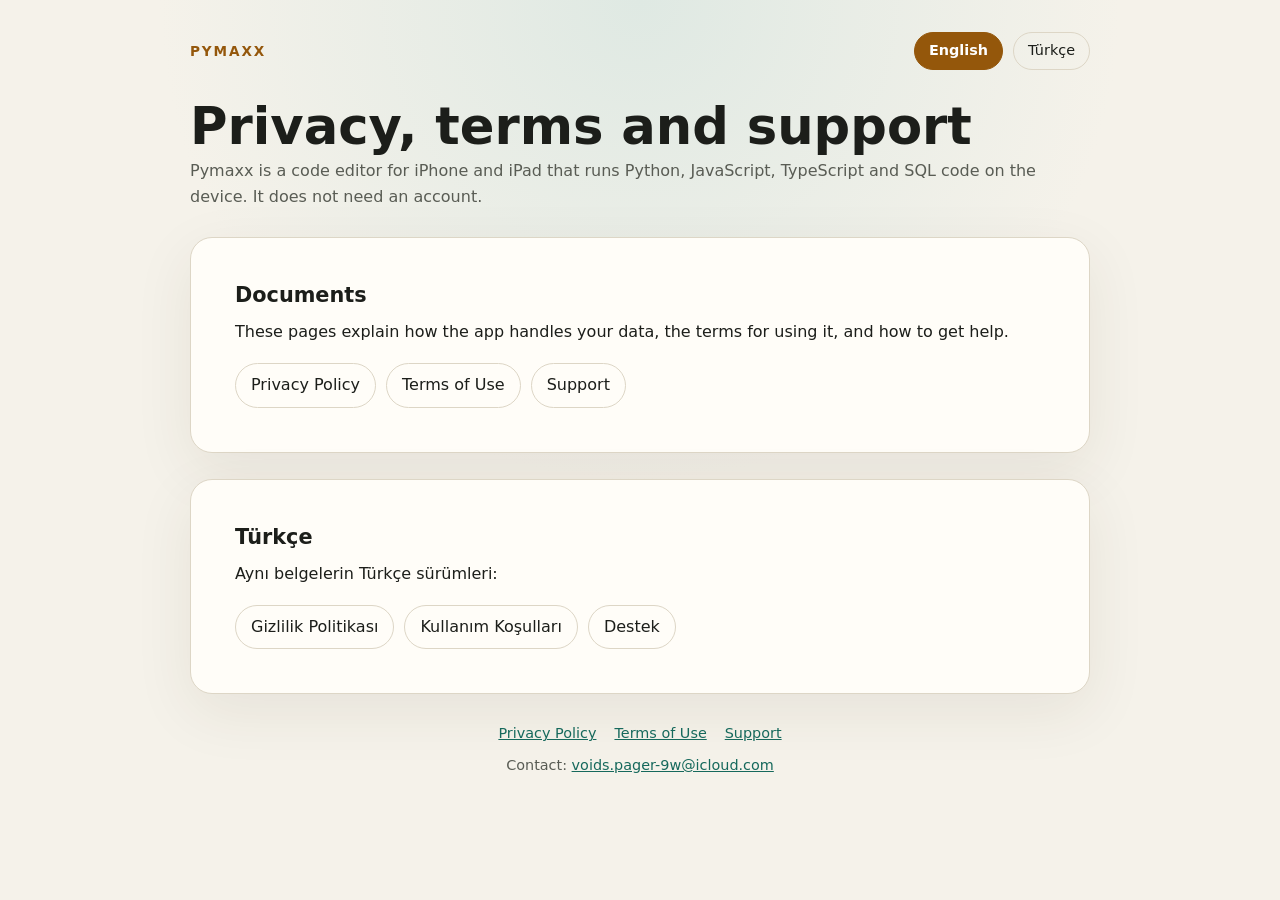
<file: index.html>
<!doctype html>
<html lang="en">
<head>
  <meta charset="utf-8">
  <meta name="viewport" content="width=device-width, initial-scale=1">
  <title>Pymaxx - Privacy, Terms and Support</title>
  <meta name="description" content="Privacy policy, terms of use and support for Pymaxx, a code editor for iPhone and iPad.">
  <link rel="canonical" href="https://pwarea.github.io/pymaxx-legal/">
  <link rel="alternate" hreflang="en" href="https://pwarea.github.io/pymaxx-legal/">
  <link rel="alternate" hreflang="tr" href="https://pwarea.github.io/pymaxx-legal/tr/">
  <link rel="stylesheet" href="legal.css">
</head>
<body>
  <div class="shell">
    <header class="site-header">
      <a class="brand" href="index.html">Pymaxx</a>
      <nav class="languages" aria-label="Language">
        <a href="index.html" hreflang="en" lang="en" aria-current="page">English</a>
        <a href="tr/index.html" hreflang="tr" lang="tr">Türkçe</a>
      </nav>
    </header>

    <main>
      <h1>Privacy, terms and support</h1>
      <p class="subtitle">Pymaxx is a code editor for iPhone and iPad that runs Python, JavaScript, TypeScript and SQL code on the device. It does not need an account.</p>

      <div class="home-card">
        <h2>Documents</h2>
        <p>These pages explain how the app handles your data, the terms for using it, and how to get help.</p>
        <div class="document-links">
          <a href="privacy.html">Privacy Policy</a>
          <a href="terms.html">Terms of Use</a>
          <a href="support.html">Support</a>
        </div>
      </div>

      <div class="home-card" lang="tr">
        <h2>Türkçe</h2>
        <p>Aynı belgelerin Türkçe sürümleri:</p>
        <div class="document-links">
          <a href="tr/privacy.html" hreflang="tr">Gizlilik Politikası</a>
          <a href="tr/terms.html" hreflang="tr">Kullanım Koşulları</a>
          <a href="tr/support.html" hreflang="tr">Destek</a>
        </div>
      </div>
    </main>

    <footer>
      <nav aria-label="Documents">
        <a href="privacy.html">Privacy Policy</a>
        <a href="terms.html">Terms of Use</a>
        <a href="support.html">Support</a>
      </nav>
      <p>Contact: <a href="mailto:voids.pager-9w@icloud.com">voids.pager-9w@icloud.com</a></p>
    </footer>
  </div>
</body>
</html>
</file>
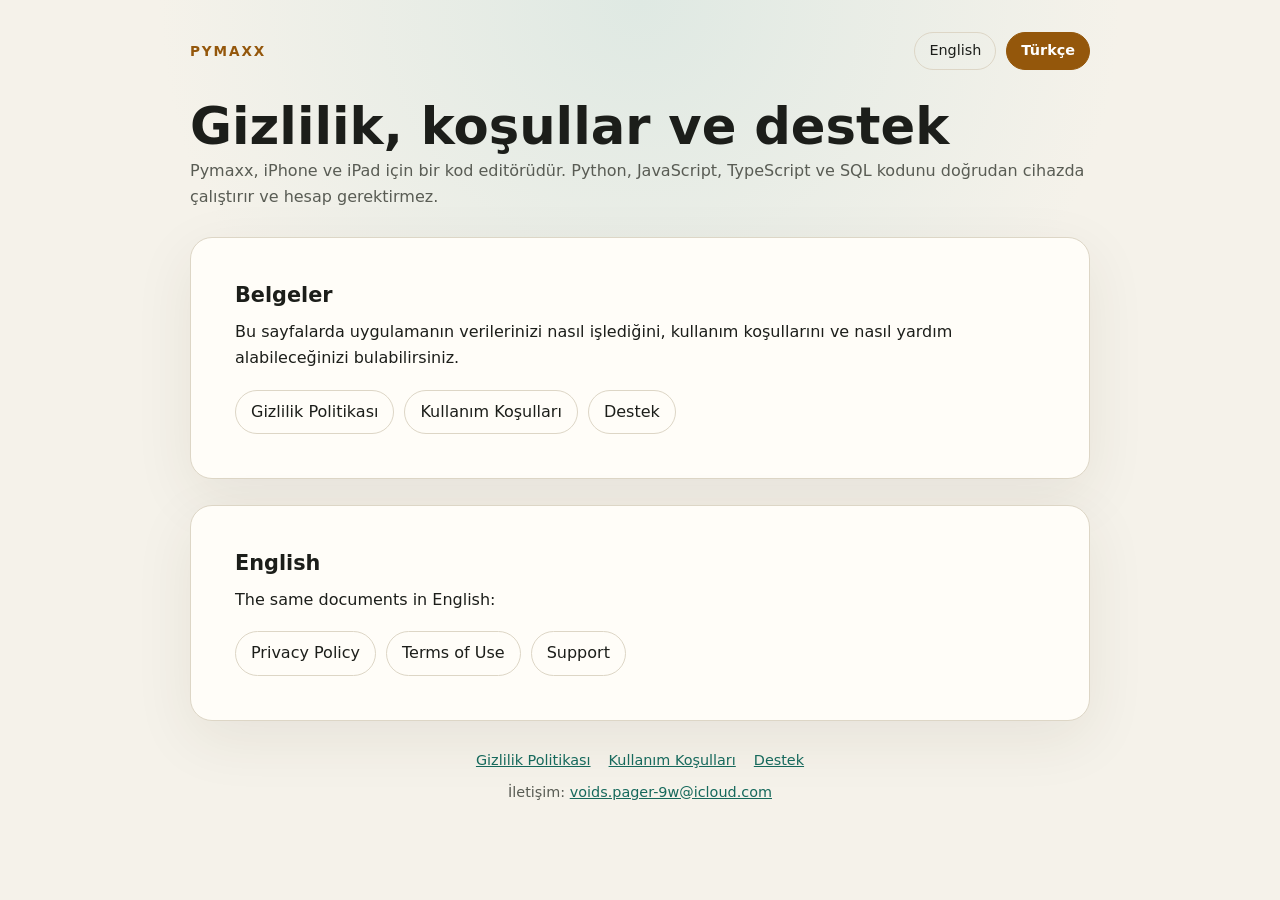
<file: tr/index.html>
<!doctype html>
<html lang="tr">
<head>
  <meta charset="utf-8">
  <meta name="viewport" content="width=device-width, initial-scale=1">
  <title>Pymaxx - Gizlilik, Koşullar ve Destek</title>
  <meta name="description" content="iPhone ve iPad için kod editörü Pymaxx'in gizlilik politikası, kullanım koşulları ve destek sayfası.">
  <link rel="canonical" href="https://pwarea.github.io/pymaxx-legal/tr/">
  <link rel="alternate" hreflang="en" href="https://pwarea.github.io/pymaxx-legal/">
  <link rel="alternate" hreflang="tr" href="https://pwarea.github.io/pymaxx-legal/tr/">
  <link rel="stylesheet" href="../legal.css">
</head>
<body>
  <div class="shell">
    <header class="site-header">
      <a class="brand" href="index.html">Pymaxx</a>
      <nav class="languages" aria-label="Dil">
        <a href="../index.html" hreflang="en" lang="en">English</a>
        <a href="index.html" hreflang="tr" lang="tr" aria-current="page">Türkçe</a>
      </nav>
    </header>

    <main>
      <h1>Gizlilik, koşullar ve destek</h1>
      <p class="subtitle">Pymaxx, iPhone ve iPad için bir kod editörüdür. Python, JavaScript, TypeScript ve SQL kodunu doğrudan cihazda çalıştırır ve hesap gerektirmez.</p>

      <div class="home-card">
        <h2>Belgeler</h2>
        <p>Bu sayfalarda uygulamanın verilerinizi nasıl işlediğini, kullanım koşullarını ve nasıl yardım alabileceğinizi bulabilirsiniz.</p>
        <div class="document-links">
          <a href="privacy.html">Gizlilik Politikası</a>
          <a href="terms.html">Kullanım Koşulları</a>
          <a href="support.html">Destek</a>
        </div>
      </div>

      <div class="home-card" lang="en">
        <h2>English</h2>
        <p>The same documents in English:</p>
        <div class="document-links">
          <a href="../privacy.html" hreflang="en">Privacy Policy</a>
          <a href="../terms.html" hreflang="en">Terms of Use</a>
          <a href="../support.html" hreflang="en">Support</a>
        </div>
      </div>
    </main>

    <footer>
      <nav aria-label="Belgeler">
        <a href="privacy.html">Gizlilik Politikası</a>
        <a href="terms.html">Kullanım Koşulları</a>
        <a href="support.html">Destek</a>
      </nav>
      <p>İletişim: <a href="mailto:voids.pager-9w@icloud.com">voids.pager-9w@icloud.com</a></p>
    </footer>
  </div>
</body>
</html>
</file>
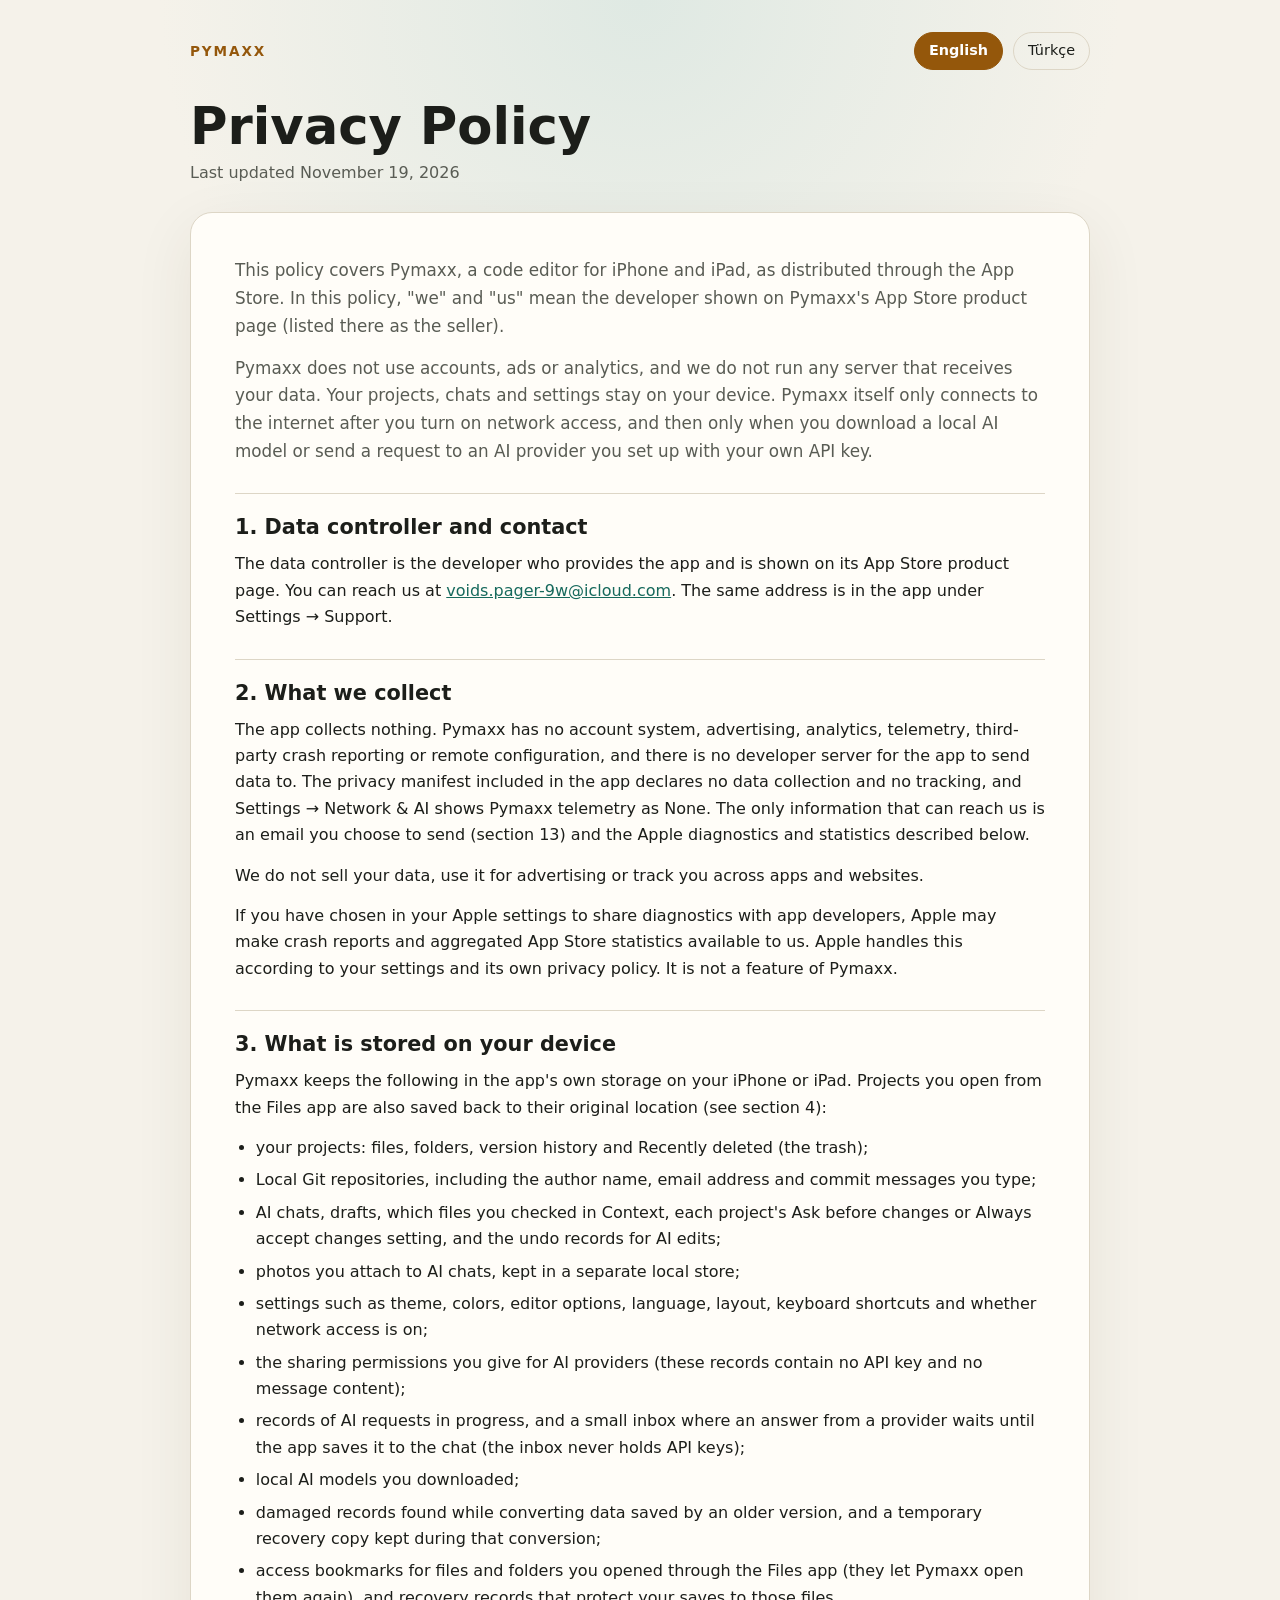
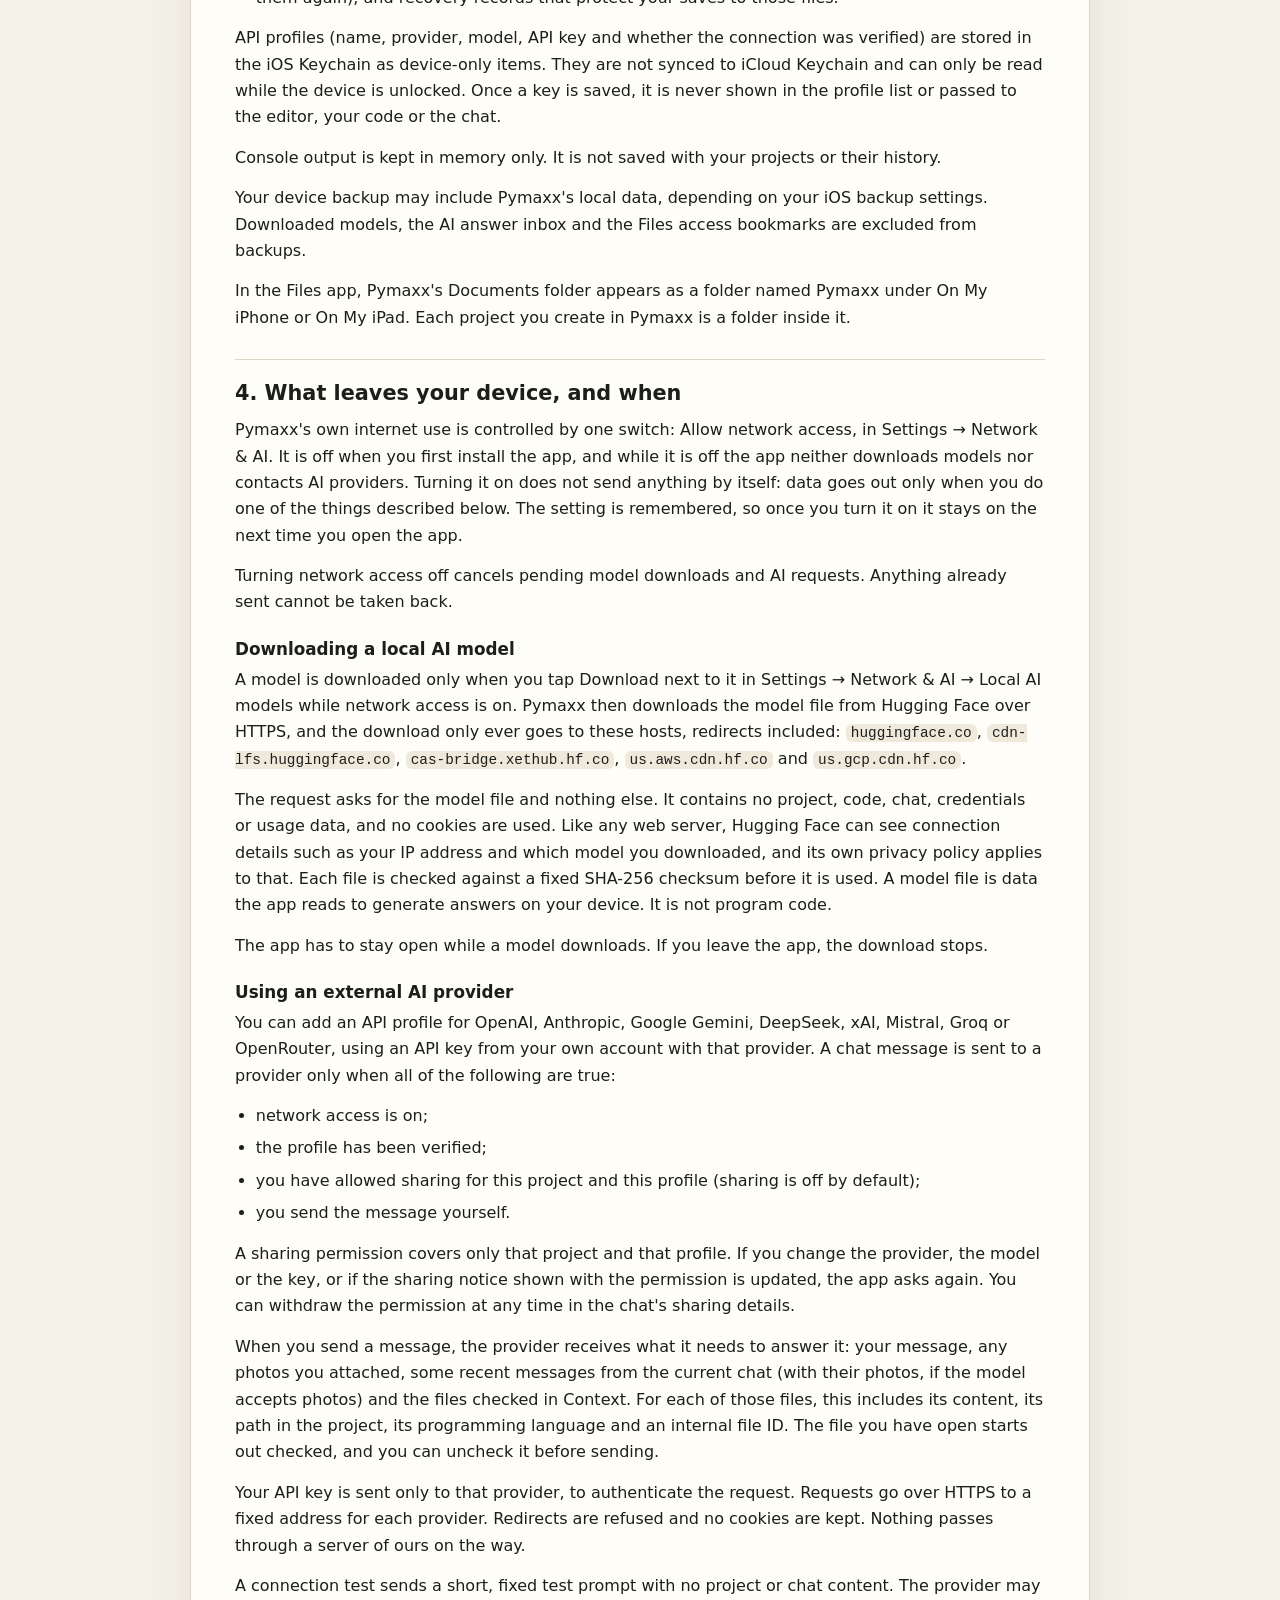
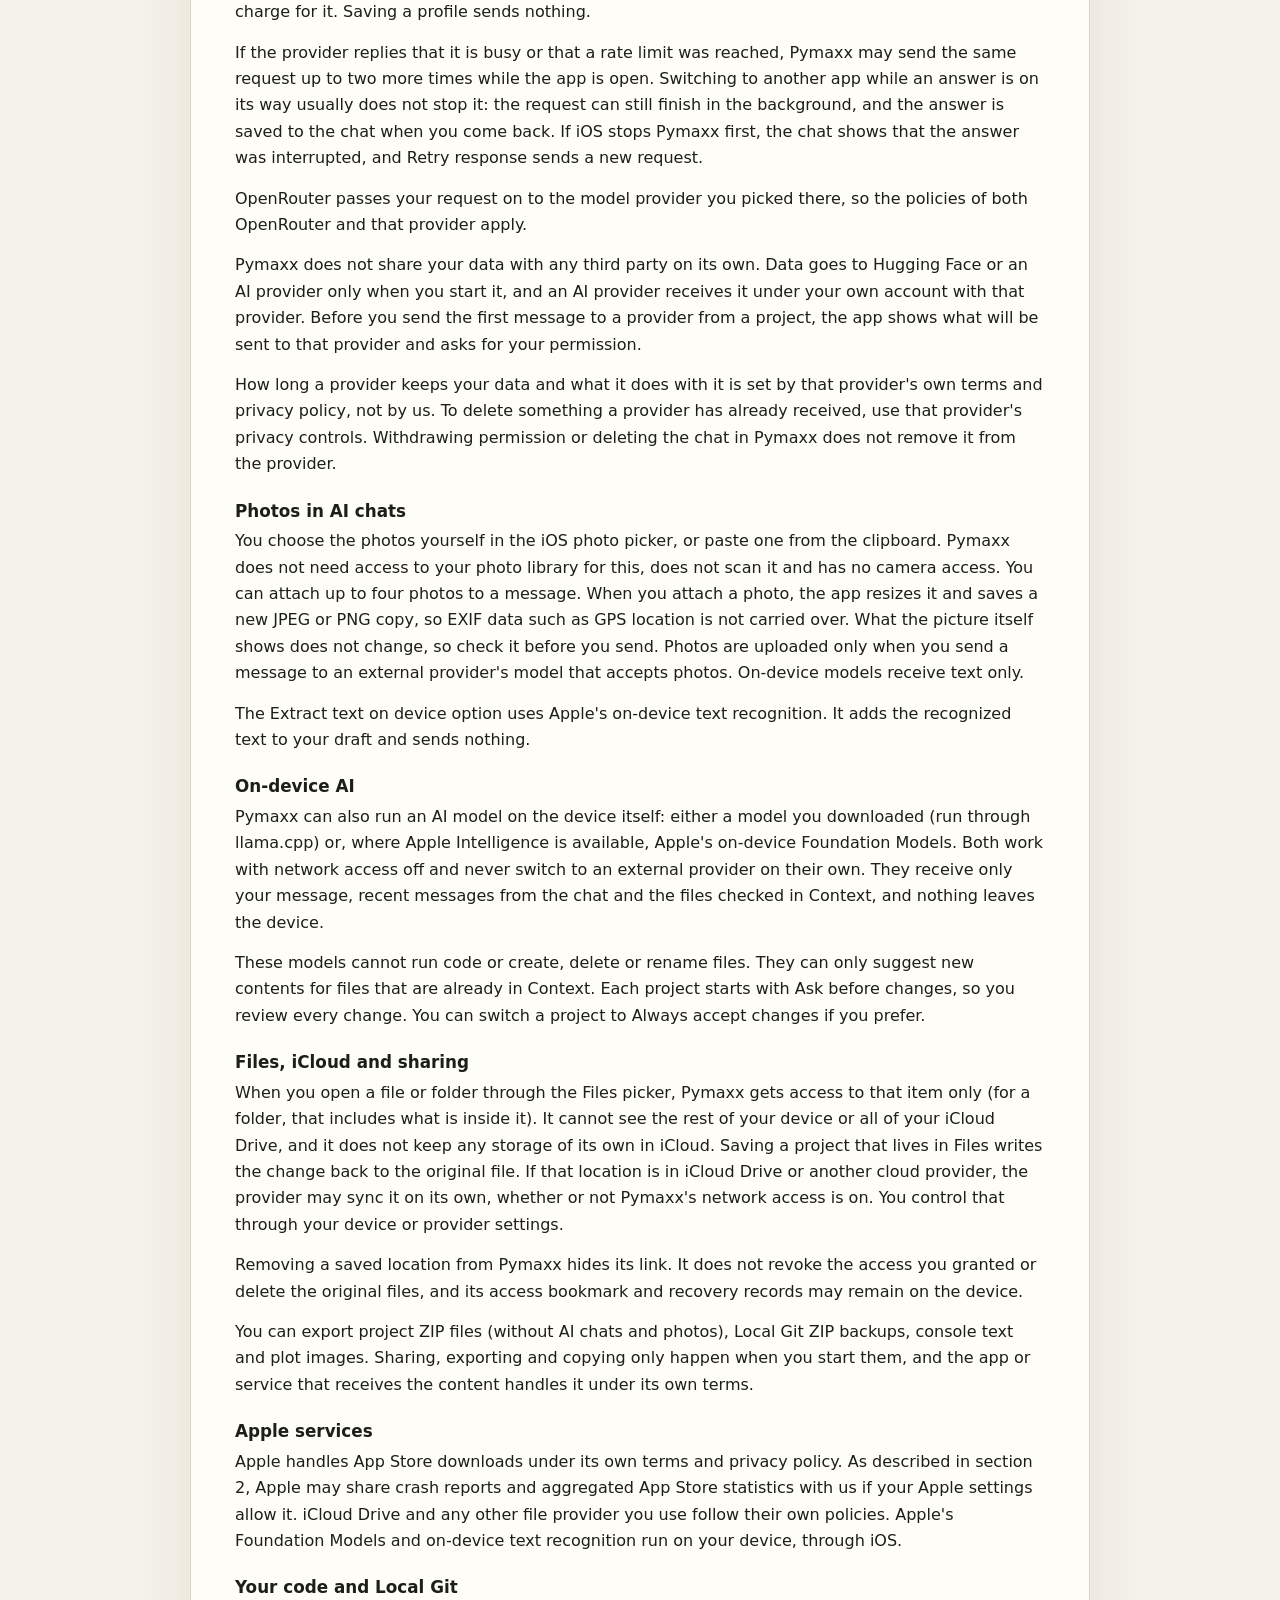
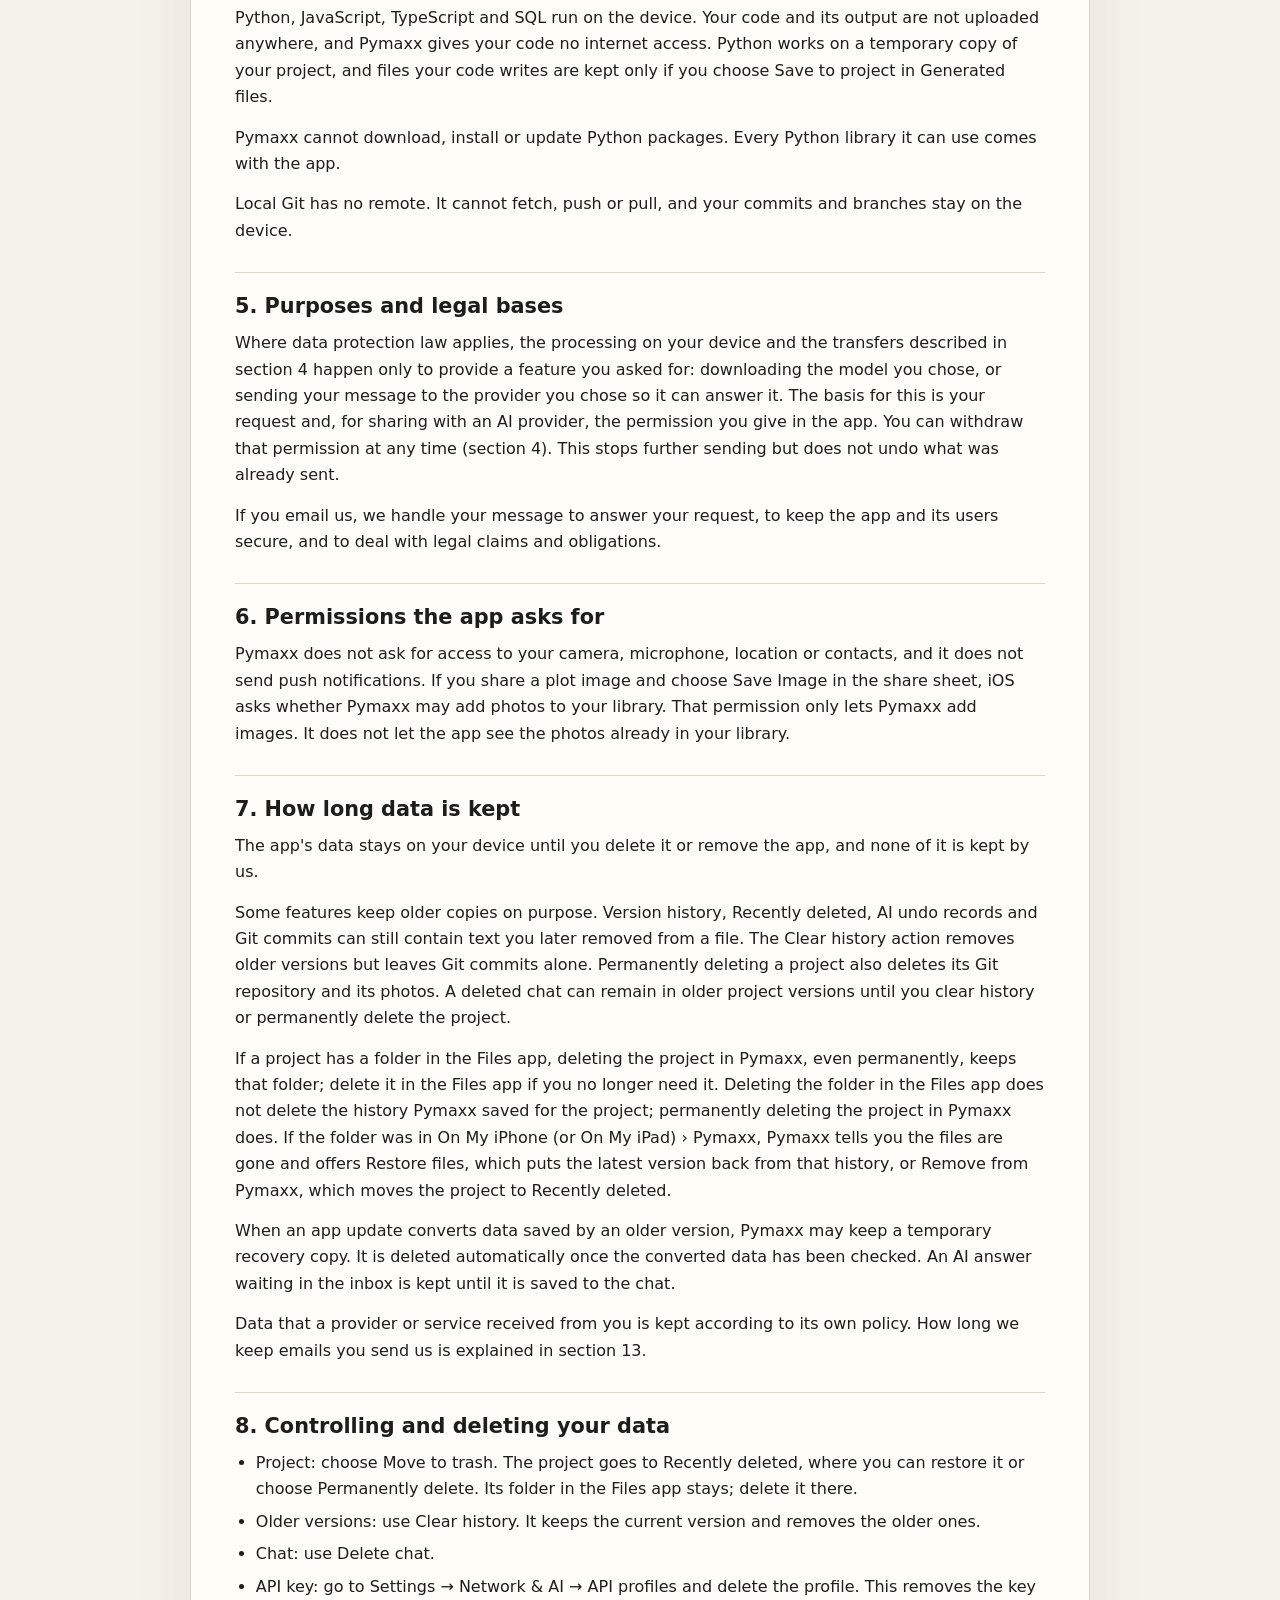
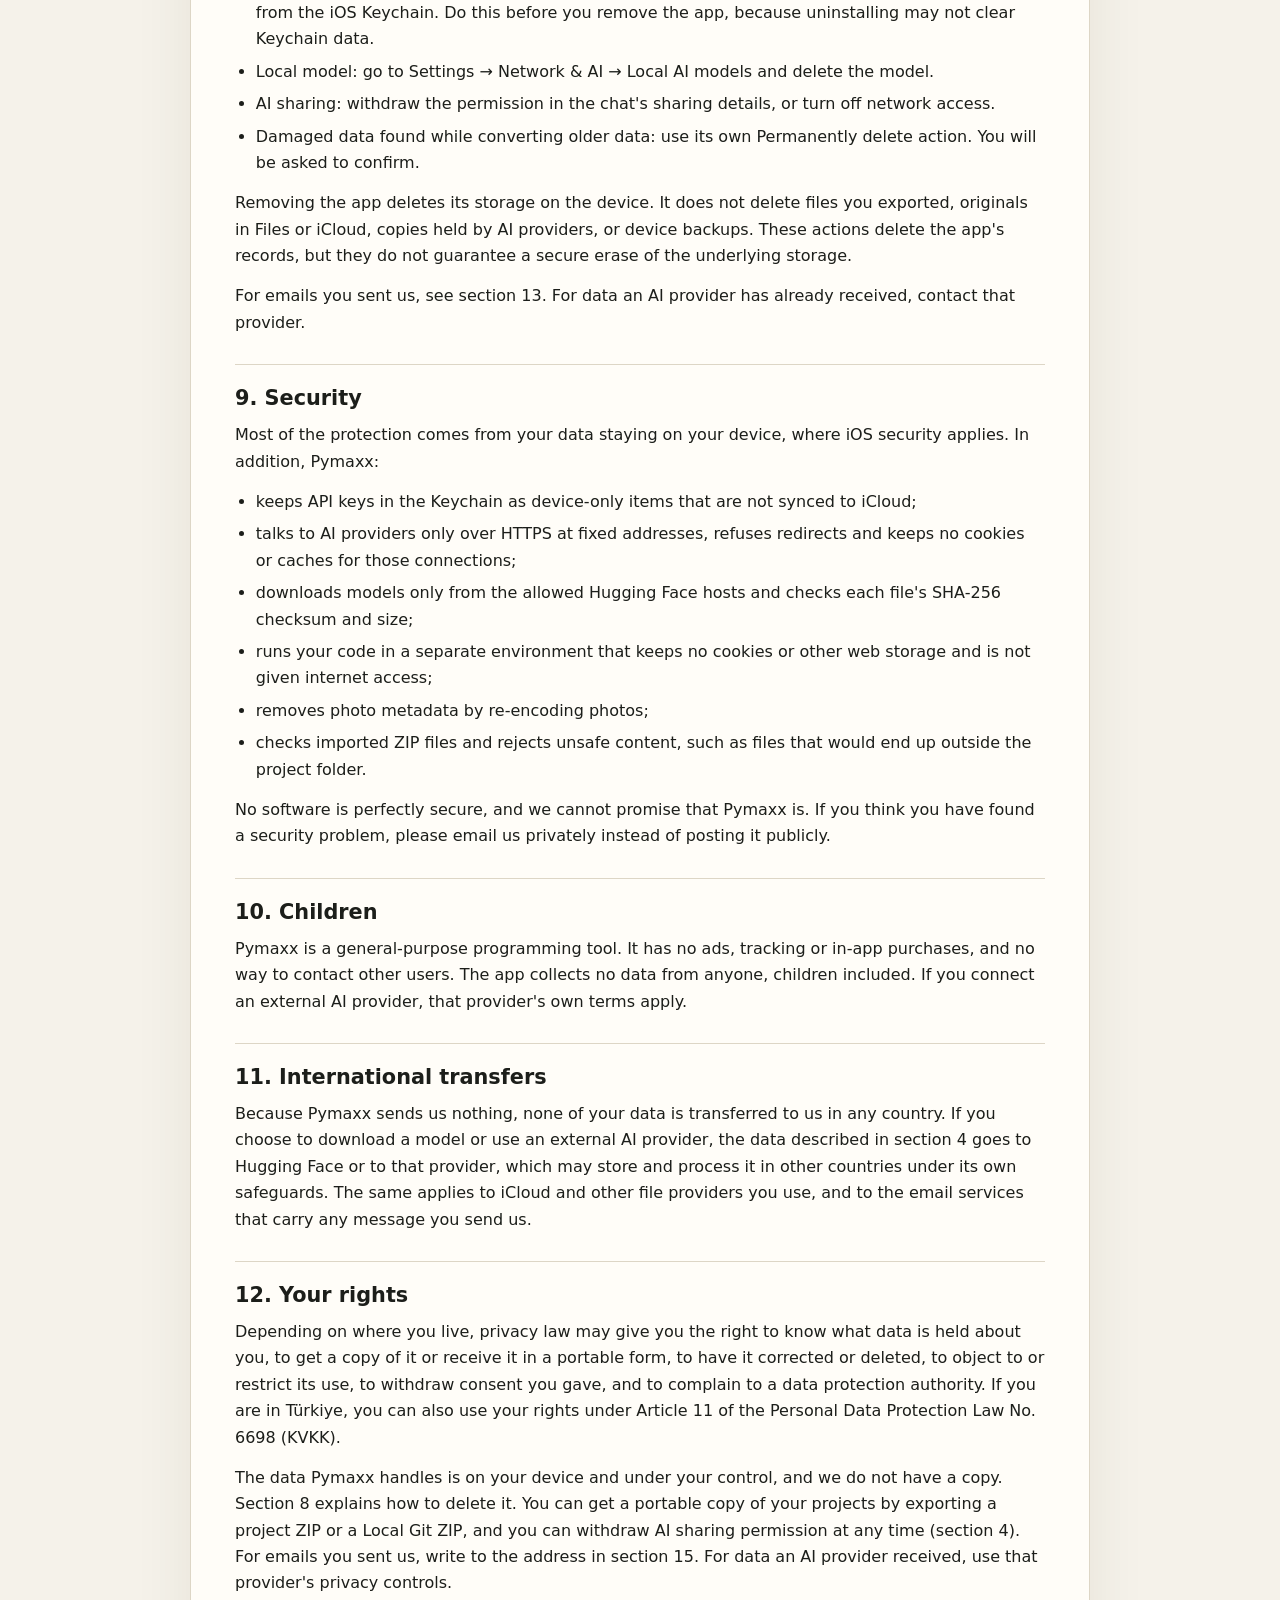
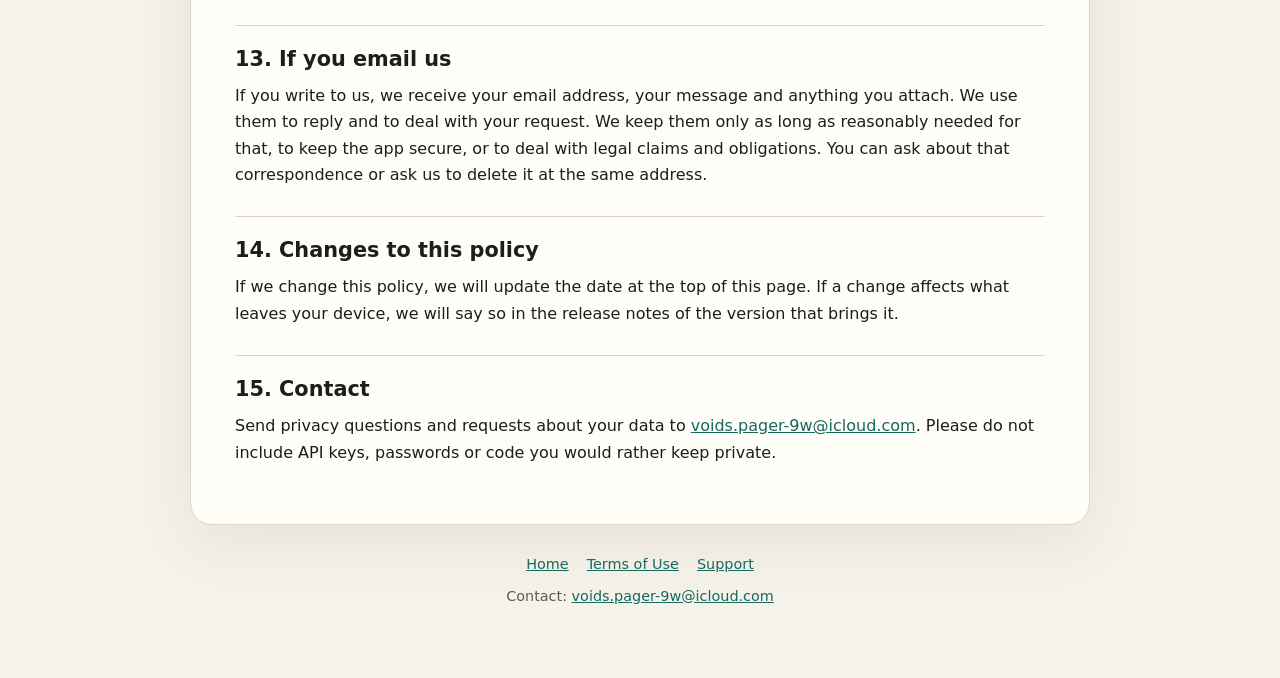
<file: privacy.html>
<!doctype html>
<html lang="en">
<head>
  <meta charset="utf-8">
  <meta name="viewport" content="width=device-width, initial-scale=1">
  <title>Privacy Policy - Pymaxx</title>
  <meta name="description" content="How Pymaxx for iPhone and iPad handles your data: what stays on your device, what is sent, when and to whom, and how to delete it.">
  <link rel="canonical" href="https://pwarea.github.io/pymaxx-legal/privacy.html">
  <link rel="alternate" hreflang="en" href="https://pwarea.github.io/pymaxx-legal/privacy.html">
  <link rel="alternate" hreflang="tr" href="https://pwarea.github.io/pymaxx-legal/tr/privacy.html">
  <link rel="stylesheet" href="legal.css">
</head>
<body>
  <div class="shell">
    <header class="site-header">
      <a class="brand" href="index.html">Pymaxx</a>
      <nav class="languages" aria-label="Language">
        <a href="privacy.html" hreflang="en" lang="en" aria-current="page">English</a>
        <a href="tr/privacy.html" hreflang="tr" lang="tr">Türkçe</a>
      </nav>
    </header>

    <main>
      <h1>Privacy Policy</h1>
      <p class="updated">Last updated <time datetime="2026-11-19">November 19, 2026</time></p>

      <article>
        <div class="intro">
          <p>This policy covers Pymaxx, a code editor for iPhone and iPad, as distributed through the App Store. In this policy, "we" and "us" mean the developer shown on Pymaxx's App Store product page (listed there as the seller).</p>
          <p>Pymaxx does not use accounts, ads or analytics, and we do not run any server that receives your data. Your projects, chats and settings stay on your device. Pymaxx itself only connects to the internet after you turn on network access, and then only when you download a local AI model or send a request to an AI provider you set up with your own API key.</p>
        </div>

        <section id="responsible">
          <h2>1. Data controller and contact</h2>
          <p>The data controller is the developer who provides the app and is shown on its App Store product page. You can reach us at <a href="mailto:voids.pager-9w@icloud.com?subject=Pymaxx%20Privacy">voids.pager-9w@icloud.com</a>. The same address is in the app under Settings → Support.</p>
        </section>

        <section id="collection">
          <h2>2. What we collect</h2>
          <p>The app collects nothing. Pymaxx has no account system, advertising, analytics, telemetry, third-party crash reporting or remote configuration, and there is no developer server for the app to send data to. The privacy manifest included in the app declares no data collection and no tracking, and Settings → Network &amp; AI shows Pymaxx telemetry as None. The only information that can reach us is an email you choose to send (section 13) and the Apple diagnostics and statistics described below.</p>
          <p>We do not sell your data, use it for advertising or track you across apps and websites.</p>
          <p>If you have chosen in your Apple settings to share diagnostics with app developers, Apple may make crash reports and aggregated App Store statistics available to us. Apple handles this according to your settings and its own privacy policy. It is not a feature of Pymaxx.</p>
        </section>

        <section id="on-device">
          <h2>3. What is stored on your device</h2>
          <p>Pymaxx keeps the following in the app's own storage on your iPhone or iPad. Projects you open from the Files app are also saved back to their original location (see section 4):</p>
          <ul>
            <li>your projects: files, folders, version history and Recently deleted (the trash);</li>
            <li>Local Git repositories, including the author name, email address and commit messages you type;</li>
            <li>AI chats, drafts, which files you checked in Context, each project's Ask before changes or Always accept changes setting, and the undo records for AI edits;</li>
            <li>photos you attach to AI chats, kept in a separate local store;</li>
            <li>settings such as theme, colors, editor options, language, layout, keyboard shortcuts and whether network access is on;</li>
            <li>the sharing permissions you give for AI providers (these records contain no API key and no message content);</li>
            <li>records of AI requests in progress, and a small inbox where an answer from a provider waits until the app saves it to the chat (the inbox never holds API keys);</li>
            <li>local AI models you downloaded;</li>
            <li>damaged records found while converting data saved by an older version, and a temporary recovery copy kept during that conversion;</li>
            <li>access bookmarks for files and folders you opened through the Files app (they let Pymaxx open them again), and recovery records that protect your saves to those files.</li>
          </ul>
          <p>API profiles (name, provider, model, API key and whether the connection was verified) are stored in the iOS Keychain as device-only items. They are not synced to iCloud Keychain and can only be read while the device is unlocked. Once a key is saved, it is never shown in the profile list or passed to the editor, your code or the chat.</p>
          <p>Console output is kept in memory only. It is not saved with your projects or their history.</p>
          <p>Your device backup may include Pymaxx's local data, depending on your iOS backup settings. Downloaded models, the AI answer inbox and the Files access bookmarks are excluded from backups.</p>
          <p>In the Files app, Pymaxx's Documents folder appears as a folder named Pymaxx under On My iPhone or On My iPad. Each project you create in Pymaxx is a folder inside it.</p>
        </section>

        <section id="leaving">
          <h2>4. What leaves your device, and when</h2>
          <p>Pymaxx's own internet use is controlled by one switch: Allow network access, in Settings → Network &amp; AI. It is off when you first install the app, and while it is off the app neither downloads models nor contacts AI providers. Turning it on does not send anything by itself: data goes out only when you do one of the things described below. The setting is remembered, so once you turn it on it stays on the next time you open the app.</p>
          <p>Turning network access off cancels pending model downloads and AI requests. Anything already sent cannot be taken back.</p>

          <h3>Downloading a local AI model</h3>
          <p>A model is downloaded only when you tap Download next to it in Settings → Network &amp; AI → Local AI models while network access is on. Pymaxx then downloads the model file from Hugging Face over HTTPS, and the download only ever goes to these hosts, redirects included: <code>huggingface.co</code>, <code>cdn-lfs.huggingface.co</code>, <code>cas-bridge.xethub.hf.co</code>, <code>us.aws.cdn.hf.co</code> and <code>us.gcp.cdn.hf.co</code>.</p>
          <p>The request asks for the model file and nothing else. It contains no project, code, chat, credentials or usage data, and no cookies are used. Like any web server, Hugging Face can see connection details such as your IP address and which model you downloaded, and its own privacy policy applies to that. Each file is checked against a fixed SHA-256 checksum before it is used. A model file is data the app reads to generate answers on your device. It is not program code.</p>
          <p>The app has to stay open while a model downloads. If you leave the app, the download stops.</p>

          <h3>Using an external AI provider</h3>
          <p>You can add an API profile for OpenAI, Anthropic, Google Gemini, DeepSeek, xAI, Mistral, Groq or OpenRouter, using an API key from your own account with that provider. A chat message is sent to a provider only when all of the following are true:</p>
          <ul>
            <li>network access is on;</li>
            <li>the profile has been verified;</li>
            <li>you have allowed sharing for this project and this profile (sharing is off by default);</li>
            <li>you send the message yourself.</li>
          </ul>
          <p>A sharing permission covers only that project and that profile. If you change the provider, the model or the key, or if the sharing notice shown with the permission is updated, the app asks again. You can withdraw the permission at any time in the chat's sharing details.</p>
          <p>When you send a message, the provider receives what it needs to answer it: your message, any photos you attached, some recent messages from the current chat (with their photos, if the model accepts photos) and the files checked in Context. For each of those files, this includes its content, its path in the project, its programming language and an internal file ID. The file you have open starts out checked, and you can uncheck it before sending.</p>
          <p>Your API key is sent only to that provider, to authenticate the request. Requests go over HTTPS to a fixed address for each provider. Redirects are refused and no cookies are kept. Nothing passes through a server of ours on the way.</p>
          <p>A connection test sends a short, fixed test prompt with no project or chat content. The provider may charge for it. Saving a profile sends nothing.</p>
          <p>If the provider replies that it is busy or that a rate limit was reached, Pymaxx may send the same request up to two more times while the app is open. Switching to another app while an answer is on its way usually does not stop it: the request can still finish in the background, and the answer is saved to the chat when you come back. If iOS stops Pymaxx first, the chat shows that the answer was interrupted, and Retry response sends a new request.</p>
          <p>OpenRouter passes your request on to the model provider you picked there, so the policies of both OpenRouter and that provider apply.</p>
          <p>Pymaxx does not share your data with any third party on its own. Data goes to Hugging Face or an AI provider only when you start it, and an AI provider receives it under your own account with that provider. Before you send the first message to a provider from a project, the app shows what will be sent to that provider and asks for your permission.</p>
          <p>How long a provider keeps your data and what it does with it is set by that provider's own terms and privacy policy, not by us. To delete something a provider has already received, use that provider's privacy controls. Withdrawing permission or deleting the chat in Pymaxx does not remove it from the provider.</p>

          <h3>Photos in AI chats</h3>
          <p>You choose the photos yourself in the iOS photo picker, or paste one from the clipboard. Pymaxx does not need access to your photo library for this, does not scan it and has no camera access. You can attach up to four photos to a message. When you attach a photo, the app resizes it and saves a new JPEG or PNG copy, so EXIF data such as GPS location is not carried over. What the picture itself shows does not change, so check it before you send. Photos are uploaded only when you send a message to an external provider's model that accepts photos. On-device models receive text only.</p>
          <p>The Extract text on device option uses Apple's on-device text recognition. It adds the recognized text to your draft and sends nothing.</p>

          <h3>On-device AI</h3>
          <p>Pymaxx can also run an AI model on the device itself: either a model you downloaded (run through llama.cpp) or, where Apple Intelligence is available, Apple's on-device Foundation Models. Both work with network access off and never switch to an external provider on their own. They receive only your message, recent messages from the chat and the files checked in Context, and nothing leaves the device.</p>
          <p>These models cannot run code or create, delete or rename files. They can only suggest new contents for files that are already in Context. Each project starts with Ask before changes, so you review every change. You can switch a project to Always accept changes if you prefer.</p>

          <h3>Files, iCloud and sharing</h3>
          <p>When you open a file or folder through the Files picker, Pymaxx gets access to that item only (for a folder, that includes what is inside it). It cannot see the rest of your device or all of your iCloud Drive, and it does not keep any storage of its own in iCloud. Saving a project that lives in Files writes the change back to the original file. If that location is in iCloud Drive or another cloud provider, the provider may sync it on its own, whether or not Pymaxx's network access is on. You control that through your device or provider settings.</p>
          <p>Removing a saved location from Pymaxx hides its link. It does not revoke the access you granted or delete the original files, and its access bookmark and recovery records may remain on the device.</p>
          <p>You can export project ZIP files (without AI chats and photos), Local Git ZIP backups, console text and plot images. Sharing, exporting and copying only happen when you start them, and the app or service that receives the content handles it under its own terms.</p>

          <h3>Apple services</h3>
          <p>Apple handles App Store downloads under its own terms and privacy policy. As described in section 2, Apple may share crash reports and aggregated App Store statistics with us if your Apple settings allow it. iCloud Drive and any other file provider you use follow their own policies. Apple's Foundation Models and on-device text recognition run on your device, through iOS.</p>

          <h3>Your code and Local Git</h3>
          <p>Python, JavaScript, TypeScript and SQL run on the device. Your code and its output are not uploaded anywhere, and Pymaxx gives your code no internet access. Python works on a temporary copy of your project, and files your code writes are kept only if you choose Save to project in Generated files.</p>
          <p>Pymaxx cannot download, install or update Python packages. Every Python library it can use comes with the app.</p>
          <p>Local Git has no remote. It cannot fetch, push or pull, and your commits and branches stay on the device.</p>
        </section>

        <section id="purposes">
          <h2>5. Purposes and legal bases</h2>
          <p>Where data protection law applies, the processing on your device and the transfers described in section 4 happen only to provide a feature you asked for: downloading the model you chose, or sending your message to the provider you chose so it can answer it. The basis for this is your request and, for sharing with an AI provider, the permission you give in the app. You can withdraw that permission at any time (section 4). This stops further sending but does not undo what was already sent.</p>
          <p>If you email us, we handle your message to answer your request, to keep the app and its users secure, and to deal with legal claims and obligations.</p>
        </section>

        <section id="permissions">
          <h2>6. Permissions the app asks for</h2>
          <p>Pymaxx does not ask for access to your camera, microphone, location or contacts, and it does not send push notifications. If you share a plot image and choose Save Image in the share sheet, iOS asks whether Pymaxx may add photos to your library. That permission only lets Pymaxx add images. It does not let the app see the photos already in your library.</p>
        </section>

        <section id="retention">
          <h2>7. How long data is kept</h2>
          <p>The app's data stays on your device until you delete it or remove the app, and none of it is kept by us.</p>
          <p>Some features keep older copies on purpose. Version history, Recently deleted, AI undo records and Git commits can still contain text you later removed from a file. The Clear history action removes older versions but leaves Git commits alone. Permanently deleting a project also deletes its Git repository and its photos. A deleted chat can remain in older project versions until you clear history or permanently delete the project.</p>
          <p>If a project has a folder in the Files app, deleting the project in Pymaxx, even permanently, keeps that folder; delete it in the Files app if you no longer need it. Deleting the folder in the Files app does not delete the history Pymaxx saved for the project; permanently deleting the project in Pymaxx does. If the folder was in On My iPhone (or On My iPad) › Pymaxx, Pymaxx tells you the files are gone and offers Restore files, which puts the latest version back from that history, or Remove from Pymaxx, which moves the project to Recently deleted.</p>
          <p>When an app update converts data saved by an older version, Pymaxx may keep a temporary recovery copy. It is deleted automatically once the converted data has been checked. An AI answer waiting in the inbox is kept until it is saved to the chat.</p>
          <p>Data that a provider or service received from you is kept according to its own policy. How long we keep emails you send us is explained in section 13.</p>
        </section>

        <section id="deleting">
          <h2>8. Controlling and deleting your data</h2>
          <ul>
            <li>Project: choose Move to trash. The project goes to Recently deleted, where you can restore it or choose Permanently delete. Its folder in the Files app stays; delete it there.</li>
            <li>Older versions: use Clear history. It keeps the current version and removes the older ones.</li>
            <li>Chat: use Delete chat.</li>
            <li>API key: go to Settings → Network &amp; AI → API profiles and delete the profile. This removes the key from the iOS Keychain. Do this before you remove the app, because uninstalling may not clear Keychain data.</li>
            <li>Local model: go to Settings → Network &amp; AI → Local AI models and delete the model.</li>
            <li>AI sharing: withdraw the permission in the chat's sharing details, or turn off network access.</li>
            <li>Damaged data found while converting older data: use its own Permanently delete action. You will be asked to confirm.</li>
          </ul>
          <p>Removing the app deletes its storage on the device. It does not delete files you exported, originals in Files or iCloud, copies held by AI providers, or device backups. These actions delete the app's records, but they do not guarantee a secure erase of the underlying storage.</p>
          <p>For emails you sent us, see section 13. For data an AI provider has already received, contact that provider.</p>
        </section>

        <section id="security">
          <h2>9. Security</h2>
          <p>Most of the protection comes from your data staying on your device, where iOS security applies. In addition, Pymaxx:</p>
          <ul>
            <li>keeps API keys in the Keychain as device-only items that are not synced to iCloud;</li>
            <li>talks to AI providers only over HTTPS at fixed addresses, refuses redirects and keeps no cookies or caches for those connections;</li>
            <li>downloads models only from the allowed Hugging Face hosts and checks each file's SHA-256 checksum and size;</li>
            <li>runs your code in a separate environment that keeps no cookies or other web storage and is not given internet access;</li>
            <li>removes photo metadata by re-encoding photos;</li>
            <li>checks imported ZIP files and rejects unsafe content, such as files that would end up outside the project folder.</li>
          </ul>
          <p>No software is perfectly secure, and we cannot promise that Pymaxx is. If you think you have found a security problem, please email us privately instead of posting it publicly.</p>
        </section>

        <section id="children">
          <h2>10. Children</h2>
          <p>Pymaxx is a general-purpose programming tool. It has no ads, tracking or in-app purchases, and no way to contact other users. The app collects no data from anyone, children included. If you connect an external AI provider, that provider's own terms apply.</p>
        </section>

        <section id="transfers">
          <h2>11. International transfers</h2>
          <p>Because Pymaxx sends us nothing, none of your data is transferred to us in any country. If you choose to download a model or use an external AI provider, the data described in section 4 goes to Hugging Face or to that provider, which may store and process it in other countries under its own safeguards. The same applies to iCloud and other file providers you use, and to the email services that carry any message you send us.</p>
        </section>

        <section id="rights">
          <h2>12. Your rights</h2>
          <p>Depending on where you live, privacy law may give you the right to know what data is held about you, to get a copy of it or receive it in a portable form, to have it corrected or deleted, to object to or restrict its use, to withdraw consent you gave, and to complain to a data protection authority. If you are in Türkiye, you can also use your rights under Article 11 of the Personal Data Protection Law No. 6698 (KVKK).</p>
          <p>The data Pymaxx handles is on your device and under your control, and we do not have a copy. Section 8 explains how to delete it. You can get a portable copy of your projects by exporting a project ZIP or a Local Git ZIP, and you can withdraw AI sharing permission at any time (section 4). For emails you sent us, write to the address in section 15. For data an AI provider received, use that provider's privacy controls.</p>
        </section>

        <section id="email">
          <h2>13. If you email us</h2>
          <p>If you write to us, we receive your email address, your message and anything you attach. We use them to reply and to deal with your request. We keep them only as long as reasonably needed for that, to keep the app secure, or to deal with legal claims and obligations. You can ask about that correspondence or ask us to delete it at the same address.</p>
        </section>

        <section id="changes">
          <h2>14. Changes to this policy</h2>
          <p>If we change this policy, we will update the date at the top of this page. If a change affects what leaves your device, we will say so in the release notes of the version that brings it.</p>
        </section>

        <section id="contact">
          <h2>15. Contact</h2>
          <p>Send privacy questions and requests about your data to <a href="mailto:voids.pager-9w@icloud.com?subject=Pymaxx%20Privacy">voids.pager-9w@icloud.com</a>. Please do not include API keys, passwords or code you would rather keep private.</p>
        </section>
      </article>
    </main>

    <footer>
      <nav aria-label="Documents">
        <a href="index.html">Home</a>
        <a href="terms.html">Terms of Use</a>
        <a href="support.html">Support</a>
      </nav>
      <p>Contact: <a href="mailto:voids.pager-9w@icloud.com">voids.pager-9w@icloud.com</a></p>
    </footer>
  </div>
</body>
</html>
</file>
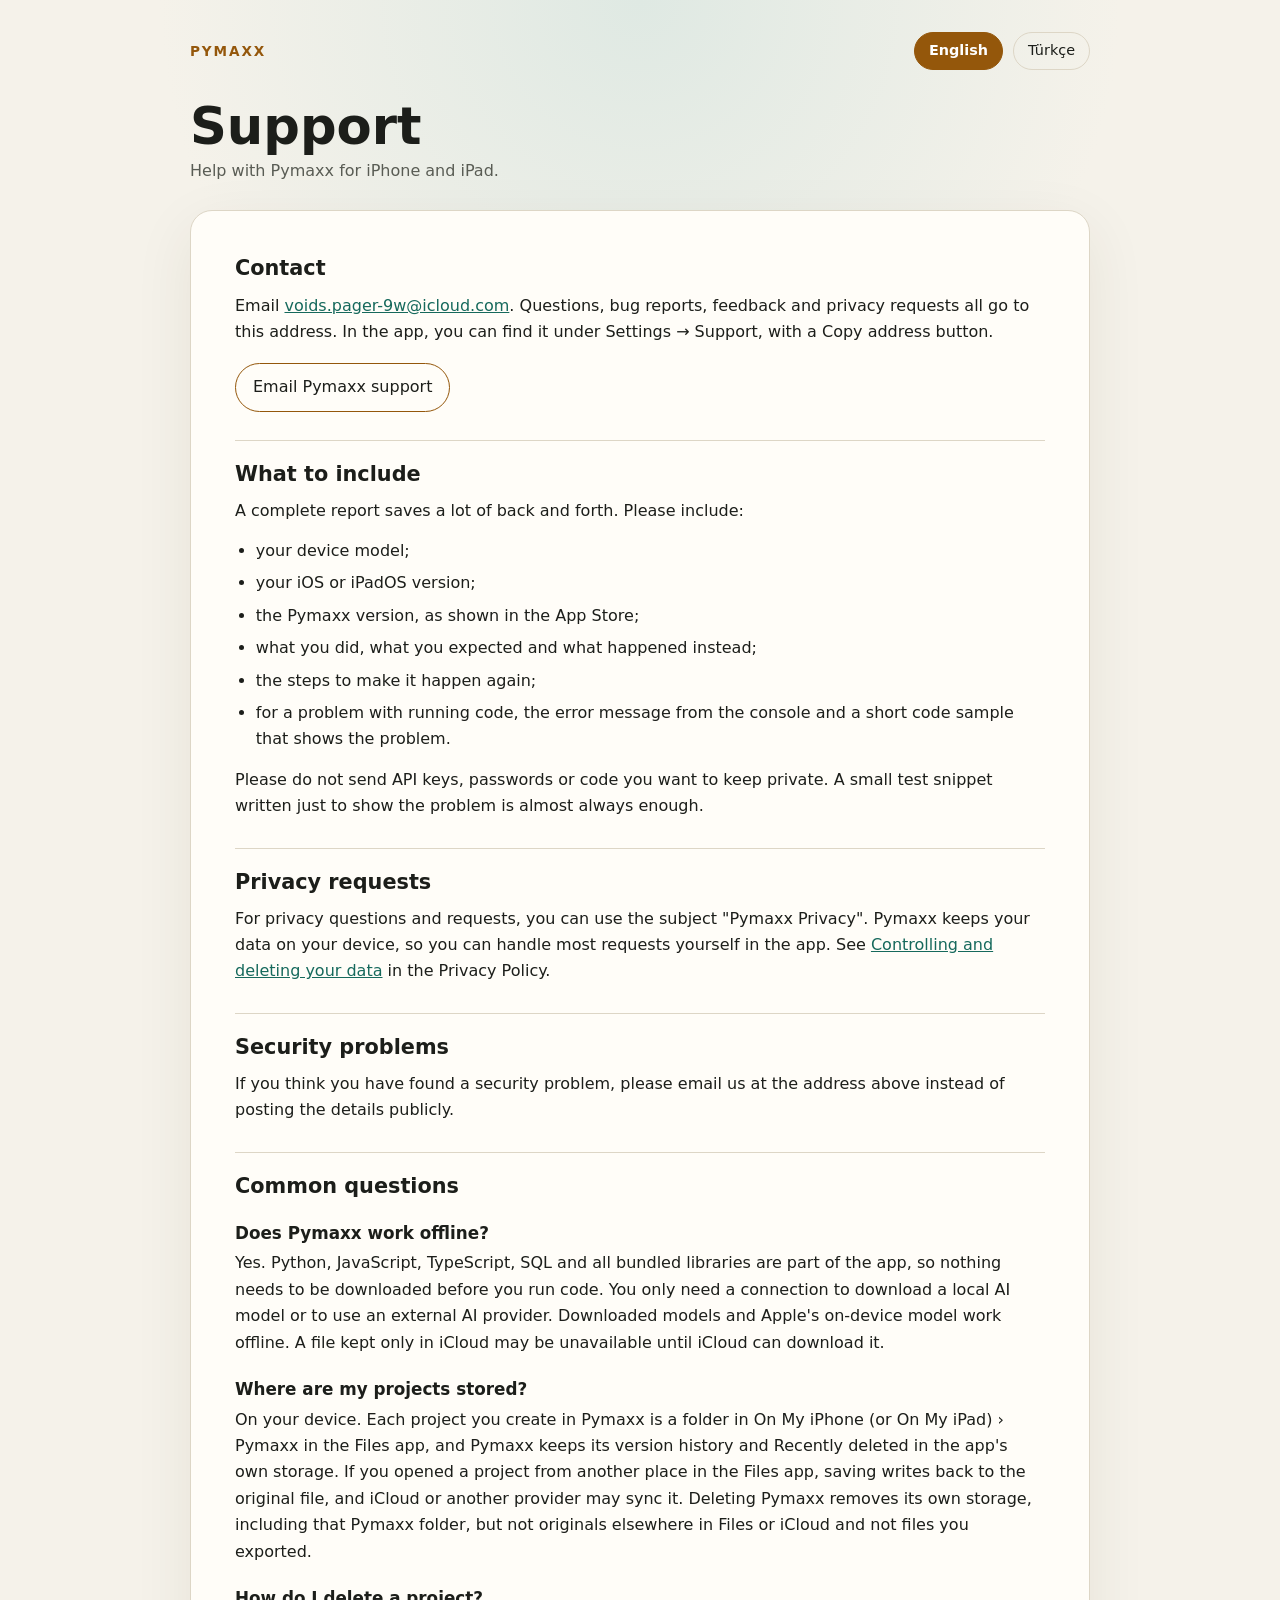
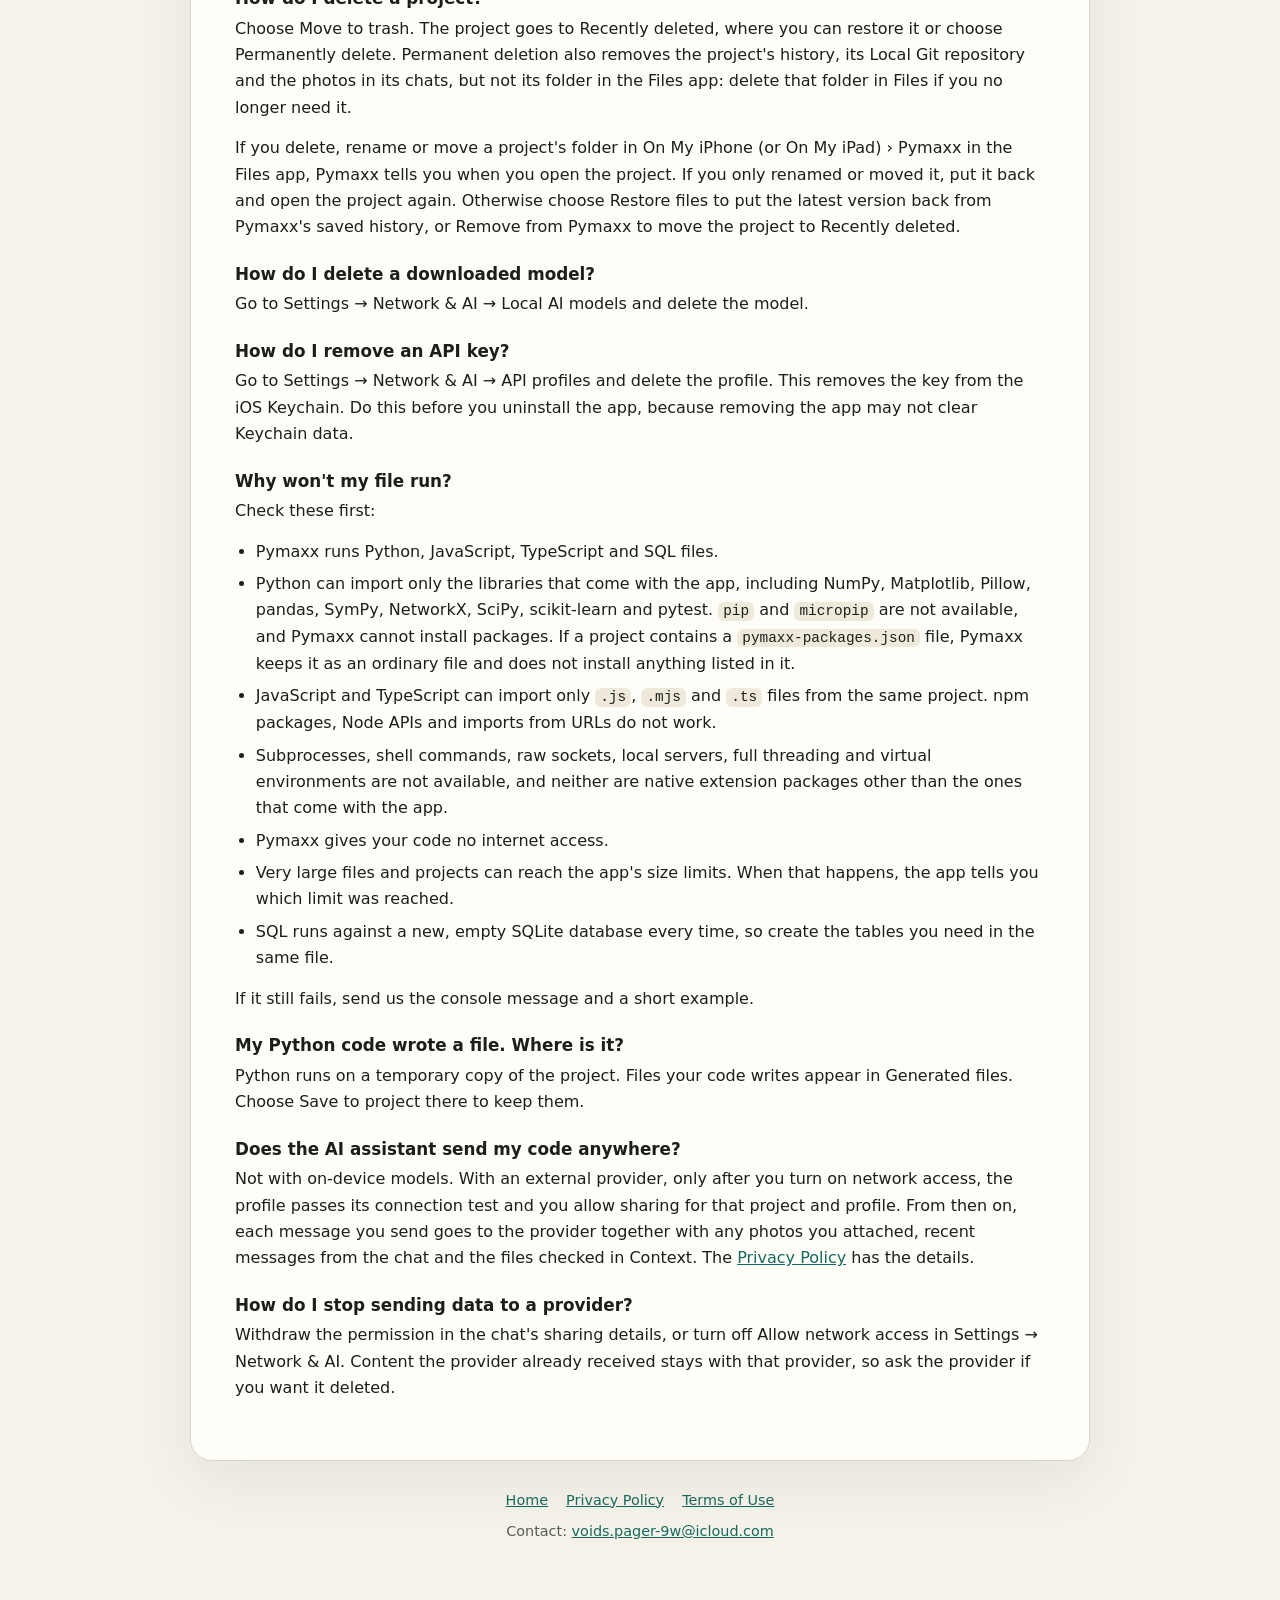
<file: support.html>
<!doctype html>
<html lang="en">
<head>
  <meta charset="utf-8">
  <meta name="viewport" content="width=device-width, initial-scale=1">
  <title>Support - Pymaxx</title>
  <meta name="description" content="Get help with Pymaxx for iPhone and iPad: how to contact support, what to include in a report, and answers to common questions.">
  <link rel="canonical" href="https://pwarea.github.io/pymaxx-legal/support.html">
  <link rel="alternate" hreflang="en" href="https://pwarea.github.io/pymaxx-legal/support.html">
  <link rel="alternate" hreflang="tr" href="https://pwarea.github.io/pymaxx-legal/tr/support.html">
  <link rel="stylesheet" href="legal.css">
</head>
<body>
  <div class="shell">
    <header class="site-header">
      <a class="brand" href="index.html">Pymaxx</a>
      <nav class="languages" aria-label="Language">
        <a href="support.html" hreflang="en" lang="en" aria-current="page">English</a>
        <a href="tr/support.html" hreflang="tr" lang="tr">Türkçe</a>
      </nav>
    </header>

    <main>
      <h1>Support</h1>
      <p class="subtitle">Help with Pymaxx for iPhone and iPad.</p>

      <article>
        <section id="contact">
          <h2>Contact</h2>
          <p>Email <a href="mailto:voids.pager-9w@icloud.com?subject=Pymaxx%20Support">voids.pager-9w@icloud.com</a>. Questions, bug reports, feedback and privacy requests all go to this address. In the app, you can find it under Settings → Support, with a Copy address button.</p>
          <p><a class="support-button" href="mailto:voids.pager-9w@icloud.com?subject=Pymaxx%20Support&amp;body=Device%20model%3A%0D%0AiOS%20or%20iPadOS%20version%3A%0D%0APymaxx%20version%3A%0D%0A%0D%0AWhat%20happened%3A%0D%0A%0D%0ASteps%20to%20reproduce%3A%0D%0A">Email Pymaxx support</a></p>
        </section>

        <section id="report">
          <h2>What to include</h2>
          <p>A complete report saves a lot of back and forth. Please include:</p>
          <ul>
            <li>your device model;</li>
            <li>your iOS or iPadOS version;</li>
            <li>the Pymaxx version, as shown in the App Store;</li>
            <li>what you did, what you expected and what happened instead;</li>
            <li>the steps to make it happen again;</li>
            <li>for a problem with running code, the error message from the console and a short code sample that shows the problem.</li>
          </ul>
          <p>Please do not send API keys, passwords or code you want to keep private. A small test snippet written just to show the problem is almost always enough.</p>
        </section>

        <section id="privacy">
          <h2>Privacy requests</h2>
          <p>For privacy questions and requests, you can use the subject "Pymaxx Privacy". Pymaxx keeps your data on your device, so you can handle most requests yourself in the app. See <a href="privacy.html#deleting">Controlling and deleting your data</a> in the Privacy Policy.</p>
        </section>

        <section id="security">
          <h2>Security problems</h2>
          <p>If you think you have found a security problem, please email us at the address above instead of posting the details publicly.</p>
        </section>

        <section id="faq">
          <h2>Common questions</h2>

          <h3 id="offline">Does Pymaxx work offline?</h3>
          <p>Yes. Python, JavaScript, TypeScript, SQL and all bundled libraries are part of the app, so nothing needs to be downloaded before you run code. You only need a connection to download a local AI model or to use an external AI provider. Downloaded models and Apple's on-device model work offline. A file kept only in iCloud may be unavailable until iCloud can download it.</p>

          <h3 id="storage">Where are my projects stored?</h3>
          <p>On your device. Each project you create in Pymaxx is a folder in On My iPhone (or On My iPad) › Pymaxx in the Files app, and Pymaxx keeps its version history and Recently deleted in the app's own storage. If you opened a project from another place in the Files app, saving writes back to the original file, and iCloud or another provider may sync it. Deleting Pymaxx removes its own storage, including that Pymaxx folder, but not originals elsewhere in Files or iCloud and not files you exported.</p>

          <h3 id="delete-project">How do I delete a project?</h3>
          <p>Choose Move to trash. The project goes to Recently deleted, where you can restore it or choose Permanently delete. Permanent deletion also removes the project's history, its Local Git repository and the photos in its chats, but not its folder in the Files app: delete that folder in Files if you no longer need it.</p>
          <p>If you delete, rename or move a project's folder in On My iPhone (or On My iPad) › Pymaxx in the Files app, Pymaxx tells you when you open the project. If you only renamed or moved it, put it back and open the project again. Otherwise choose Restore files to put the latest version back from Pymaxx's saved history, or Remove from Pymaxx to move the project to Recently deleted.</p>

          <h3 id="delete-model">How do I delete a downloaded model?</h3>
          <p>Go to Settings → Network &amp; AI → Local AI models and delete the model.</p>

          <h3 id="remove-key">How do I remove an API key?</h3>
          <p>Go to Settings → Network &amp; AI → API profiles and delete the profile. This removes the key from the iOS Keychain. Do this before you uninstall the app, because removing the app may not clear Keychain data.</p>

          <h3 id="run">Why won't my file run?</h3>
          <p>Check these first:</p>
          <ul>
            <li>Pymaxx runs Python, JavaScript, TypeScript and SQL files.</li>
            <li>Python can import only the libraries that come with the app, including NumPy, Matplotlib, Pillow, pandas, SymPy, NetworkX, SciPy, scikit-learn and pytest. <code>pip</code> and <code>micropip</code> are not available, and Pymaxx cannot install packages. If a project contains a <code>pymaxx-packages.json</code> file, Pymaxx keeps it as an ordinary file and does not install anything listed in it.</li>
            <li>JavaScript and TypeScript can import only <code>.js</code>, <code>.mjs</code> and <code>.ts</code> files from the same project. npm packages, Node APIs and imports from URLs do not work.</li>
            <li>Subprocesses, shell commands, raw sockets, local servers, full threading and virtual environments are not available, and neither are native extension packages other than the ones that come with the app.</li>
            <li>Pymaxx gives your code no internet access.</li>
            <li>Very large files and projects can reach the app's size limits. When that happens, the app tells you which limit was reached.</li>
            <li>SQL runs against a new, empty SQLite database every time, so create the tables you need in the same file.</li>
          </ul>
          <p>If it still fails, send us the console message and a short example.</p>

          <h3 id="generated">My Python code wrote a file. Where is it?</h3>
          <p>Python runs on a temporary copy of the project. Files your code writes appear in Generated files. Choose Save to project there to keep them.</p>

          <h3 id="ai-upload">Does the AI assistant send my code anywhere?</h3>
          <p>Not with on-device models. With an external provider, only after you turn on network access, the profile passes its connection test and you allow sharing for that project and profile. From then on, each message you send goes to the provider together with any photos you attached, recent messages from the chat and the files checked in Context. The <a href="privacy.html#leaving">Privacy Policy</a> has the details.</p>

          <h3 id="stop-sharing">How do I stop sending data to a provider?</h3>
          <p>Withdraw the permission in the chat's sharing details, or turn off Allow network access in Settings → Network &amp; AI. Content the provider already received stays with that provider, so ask the provider if you want it deleted.</p>
        </section>
      </article>
    </main>

    <footer>
      <nav aria-label="Documents">
        <a href="index.html">Home</a>
        <a href="privacy.html">Privacy Policy</a>
        <a href="terms.html">Terms of Use</a>
      </nav>
      <p>Contact: <a href="mailto:voids.pager-9w@icloud.com">voids.pager-9w@icloud.com</a></p>
    </footer>
  </div>
</body>
</html>
</file>
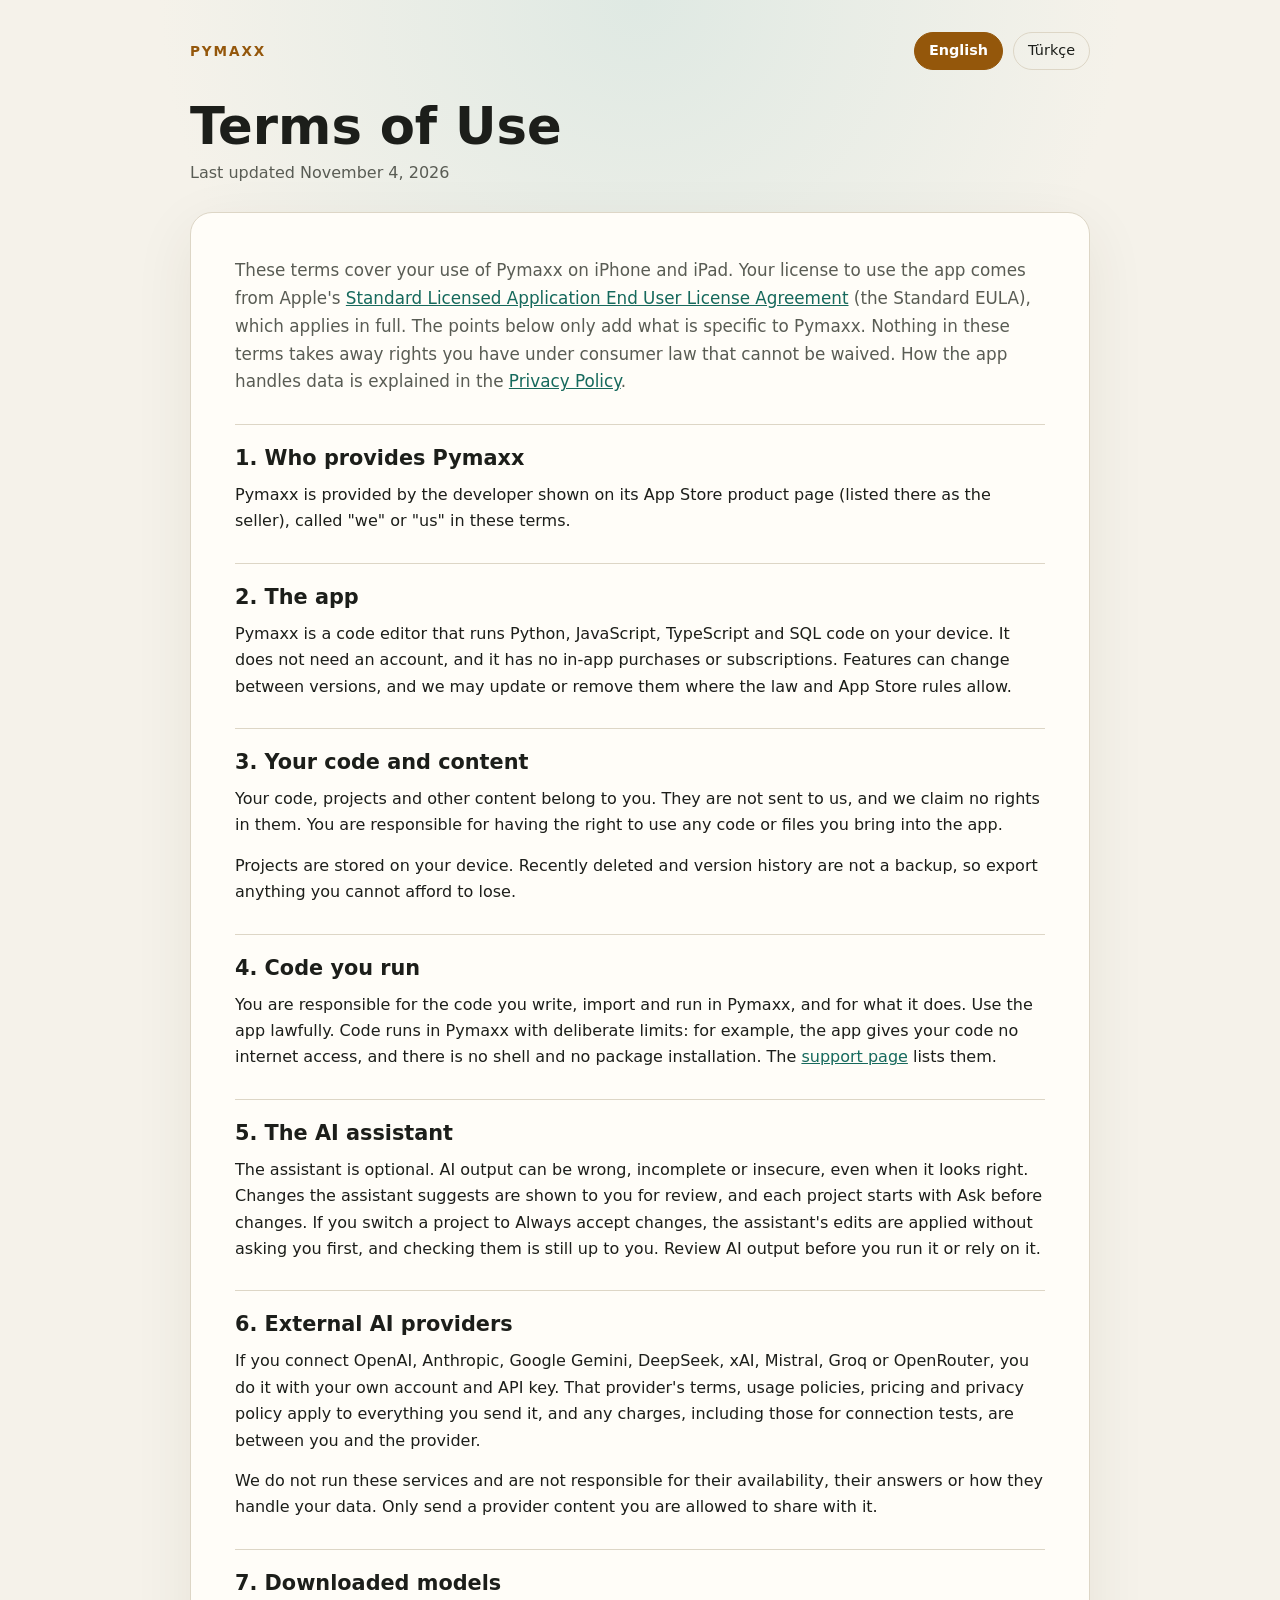
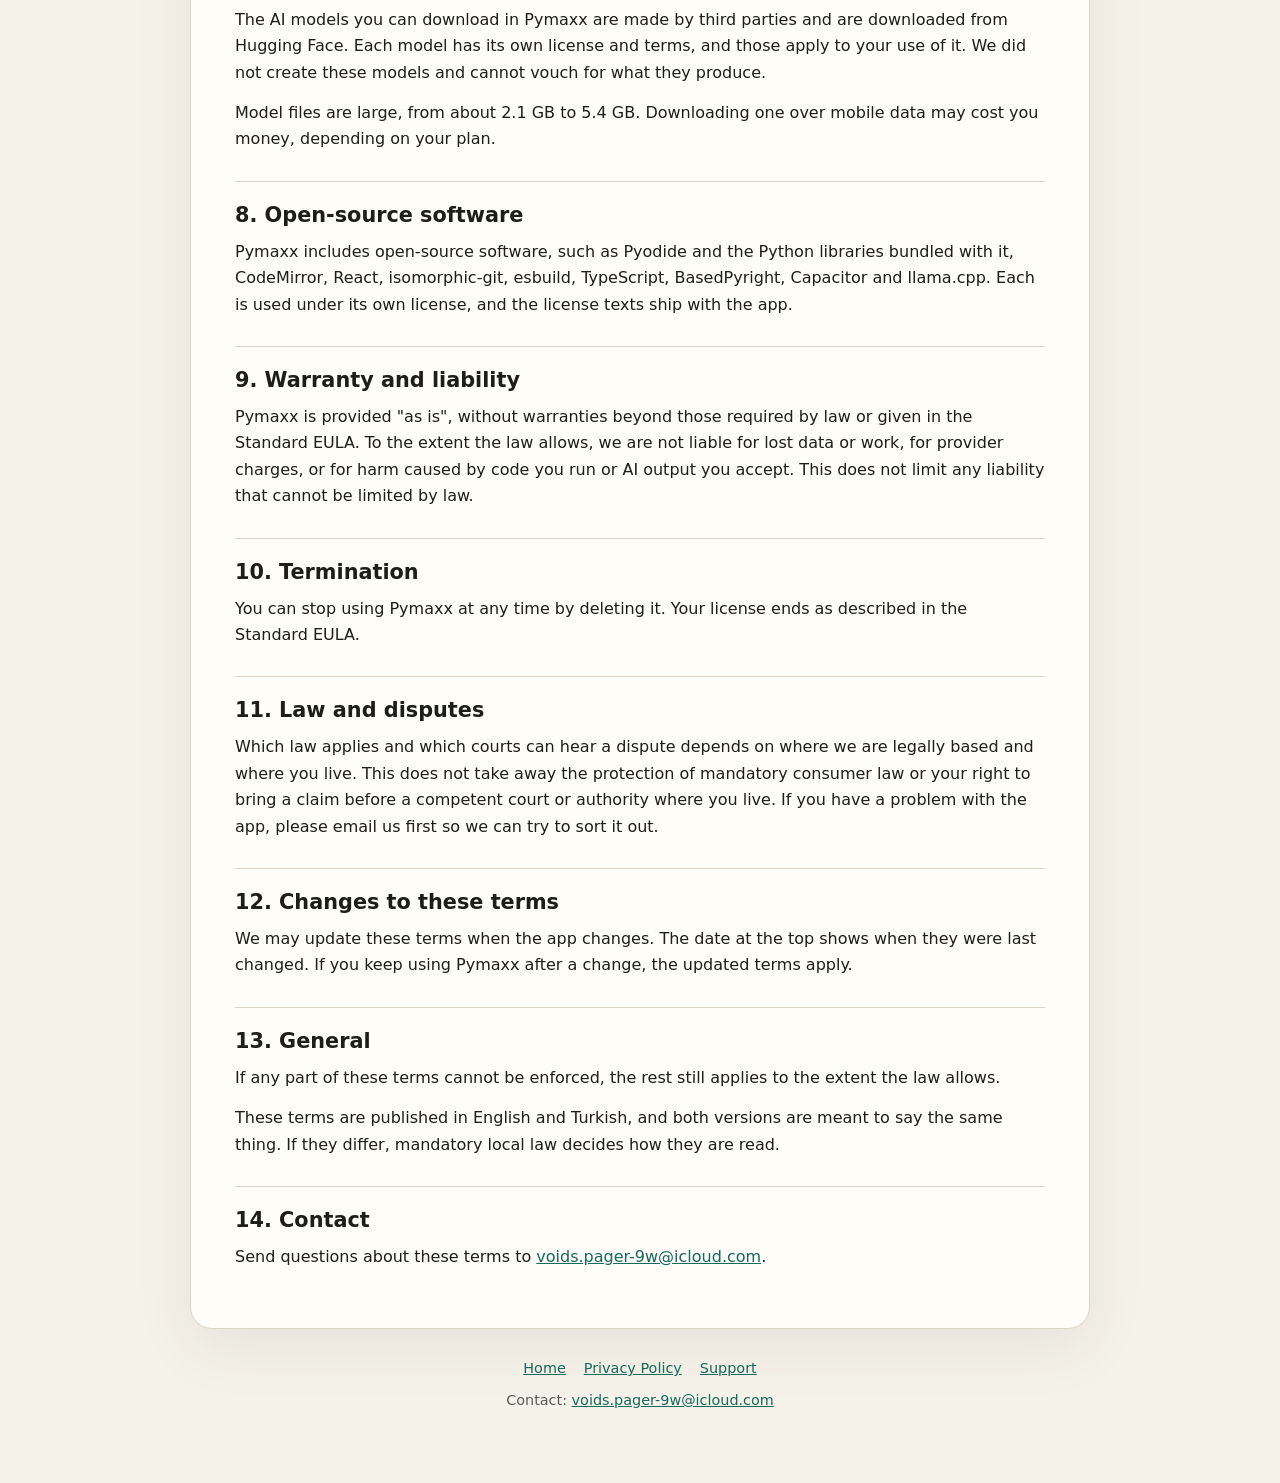
<file: terms.html>
<!doctype html>
<html lang="en">
<head>
  <meta charset="utf-8">
  <meta name="viewport" content="width=device-width, initial-scale=1">
  <title>Terms of Use - Pymaxx</title>
  <meta name="description" content="Terms for using Pymaxx on iPhone and iPad: Apple's Standard EULA, your code and content, the AI assistant, external AI providers and downloaded models.">
  <link rel="canonical" href="https://pwarea.github.io/pymaxx-legal/terms.html">
  <link rel="alternate" hreflang="en" href="https://pwarea.github.io/pymaxx-legal/terms.html">
  <link rel="alternate" hreflang="tr" href="https://pwarea.github.io/pymaxx-legal/tr/terms.html">
  <link rel="stylesheet" href="legal.css">
</head>
<body>
  <div class="shell">
    <header class="site-header">
      <a class="brand" href="index.html">Pymaxx</a>
      <nav class="languages" aria-label="Language">
        <a href="terms.html" hreflang="en" lang="en" aria-current="page">English</a>
        <a href="tr/terms.html" hreflang="tr" lang="tr">Türkçe</a>
      </nav>
    </header>

    <main>
      <h1>Terms of Use</h1>
      <p class="updated">Last updated <time datetime="2026-11-04">November 4, 2026</time></p>

      <article>
        <div class="intro">
          <p>These terms cover your use of Pymaxx on iPhone and iPad. Your license to use the app comes from Apple's <a href="https://www.apple.com/legal/internet-services/itunes/dev/stdeula/">Standard Licensed Application End User License Agreement</a> (the Standard EULA), which applies in full. The points below only add what is specific to Pymaxx. Nothing in these terms takes away rights you have under consumer law that cannot be waived. How the app handles data is explained in the <a href="privacy.html">Privacy Policy</a>.</p>
        </div>

        <section id="provider">
          <h2>1. Who provides Pymaxx</h2>
          <p>Pymaxx is provided by the developer shown on its App Store product page (listed there as the seller), called "we" or "us" in these terms.</p>
        </section>

        <section id="app">
          <h2>2. The app</h2>
          <p>Pymaxx is a code editor that runs Python, JavaScript, TypeScript and SQL code on your device. It does not need an account, and it has no in-app purchases or subscriptions. Features can change between versions, and we may update or remove them where the law and App Store rules allow.</p>
        </section>

        <section id="content">
          <h2>3. Your code and content</h2>
          <p>Your code, projects and other content belong to you. They are not sent to us, and we claim no rights in them. You are responsible for having the right to use any code or files you bring into the app.</p>
          <p>Projects are stored on your device. Recently deleted and version history are not a backup, so export anything you cannot afford to lose.</p>
        </section>

        <section id="code">
          <h2>4. Code you run</h2>
          <p>You are responsible for the code you write, import and run in Pymaxx, and for what it does. Use the app lawfully. Code runs in Pymaxx with deliberate limits: for example, the app gives your code no internet access, and there is no shell and no package installation. The <a href="support.html#run">support page</a> lists them.</p>
        </section>

        <section id="assistant">
          <h2>5. The AI assistant</h2>
          <p>The assistant is optional. AI output can be wrong, incomplete or insecure, even when it looks right. Changes the assistant suggests are shown to you for review, and each project starts with Ask before changes. If you switch a project to Always accept changes, the assistant's edits are applied without asking you first, and checking them is still up to you. Review AI output before you run it or rely on it.</p>
        </section>

        <section id="providers">
          <h2>6. External AI providers</h2>
          <p>If you connect OpenAI, Anthropic, Google Gemini, DeepSeek, xAI, Mistral, Groq or OpenRouter, you do it with your own account and API key. That provider's terms, usage policies, pricing and privacy policy apply to everything you send it, and any charges, including those for connection tests, are between you and the provider.</p>
          <p>We do not run these services and are not responsible for their availability, their answers or how they handle your data. Only send a provider content you are allowed to share with it.</p>
        </section>

        <section id="models">
          <h2>7. Downloaded models</h2>
          <p>The AI models you can download in Pymaxx are made by third parties and are downloaded from Hugging Face. Each model has its own license and terms, and those apply to your use of it. We did not create these models and cannot vouch for what they produce.</p>
          <p>Model files are large, from about 2.1 GB to 5.4 GB. Downloading one over mobile data may cost you money, depending on your plan.</p>
        </section>

        <section id="open-source">
          <h2>8. Open-source software</h2>
          <p>Pymaxx includes open-source software, such as Pyodide and the Python libraries bundled with it, CodeMirror, React, isomorphic-git, esbuild, TypeScript, BasedPyright, Capacitor and llama.cpp. Each is used under its own license, and the license texts ship with the app.</p>
        </section>

        <section id="warranty">
          <h2>9. Warranty and liability</h2>
          <p>Pymaxx is provided "as is", without warranties beyond those required by law or given in the Standard EULA. To the extent the law allows, we are not liable for lost data or work, for provider charges, or for harm caused by code you run or AI output you accept. This does not limit any liability that cannot be limited by law.</p>
        </section>

        <section id="ending">
          <h2>10. Termination</h2>
          <p>You can stop using Pymaxx at any time by deleting it. Your license ends as described in the Standard EULA.</p>
        </section>

        <section id="law">
          <h2>11. Law and disputes</h2>
          <p>Which law applies and which courts can hear a dispute depends on where we are legally based and where you live. This does not take away the protection of mandatory consumer law or your right to bring a claim before a competent court or authority where you live. If you have a problem with the app, please email us first so we can try to sort it out.</p>
        </section>

        <section id="changes">
          <h2>12. Changes to these terms</h2>
          <p>We may update these terms when the app changes. The date at the top shows when they were last changed. If you keep using Pymaxx after a change, the updated terms apply.</p>
        </section>

        <section id="general">
          <h2>13. General</h2>
          <p>If any part of these terms cannot be enforced, the rest still applies to the extent the law allows.</p>
          <p>These terms are published in English and Turkish, and both versions are meant to say the same thing. If they differ, mandatory local law decides how they are read.</p>
        </section>

        <section id="contact">
          <h2>14. Contact</h2>
          <p>Send questions about these terms to <a href="mailto:voids.pager-9w@icloud.com?subject=Pymaxx%20Terms">voids.pager-9w@icloud.com</a>.</p>
        </section>
      </article>
    </main>

    <footer>
      <nav aria-label="Documents">
        <a href="index.html">Home</a>
        <a href="privacy.html">Privacy Policy</a>
        <a href="support.html">Support</a>
      </nav>
      <p>Contact: <a href="mailto:voids.pager-9w@icloud.com">voids.pager-9w@icloud.com</a></p>
    </footer>
  </div>
</body>
</html>
</file>
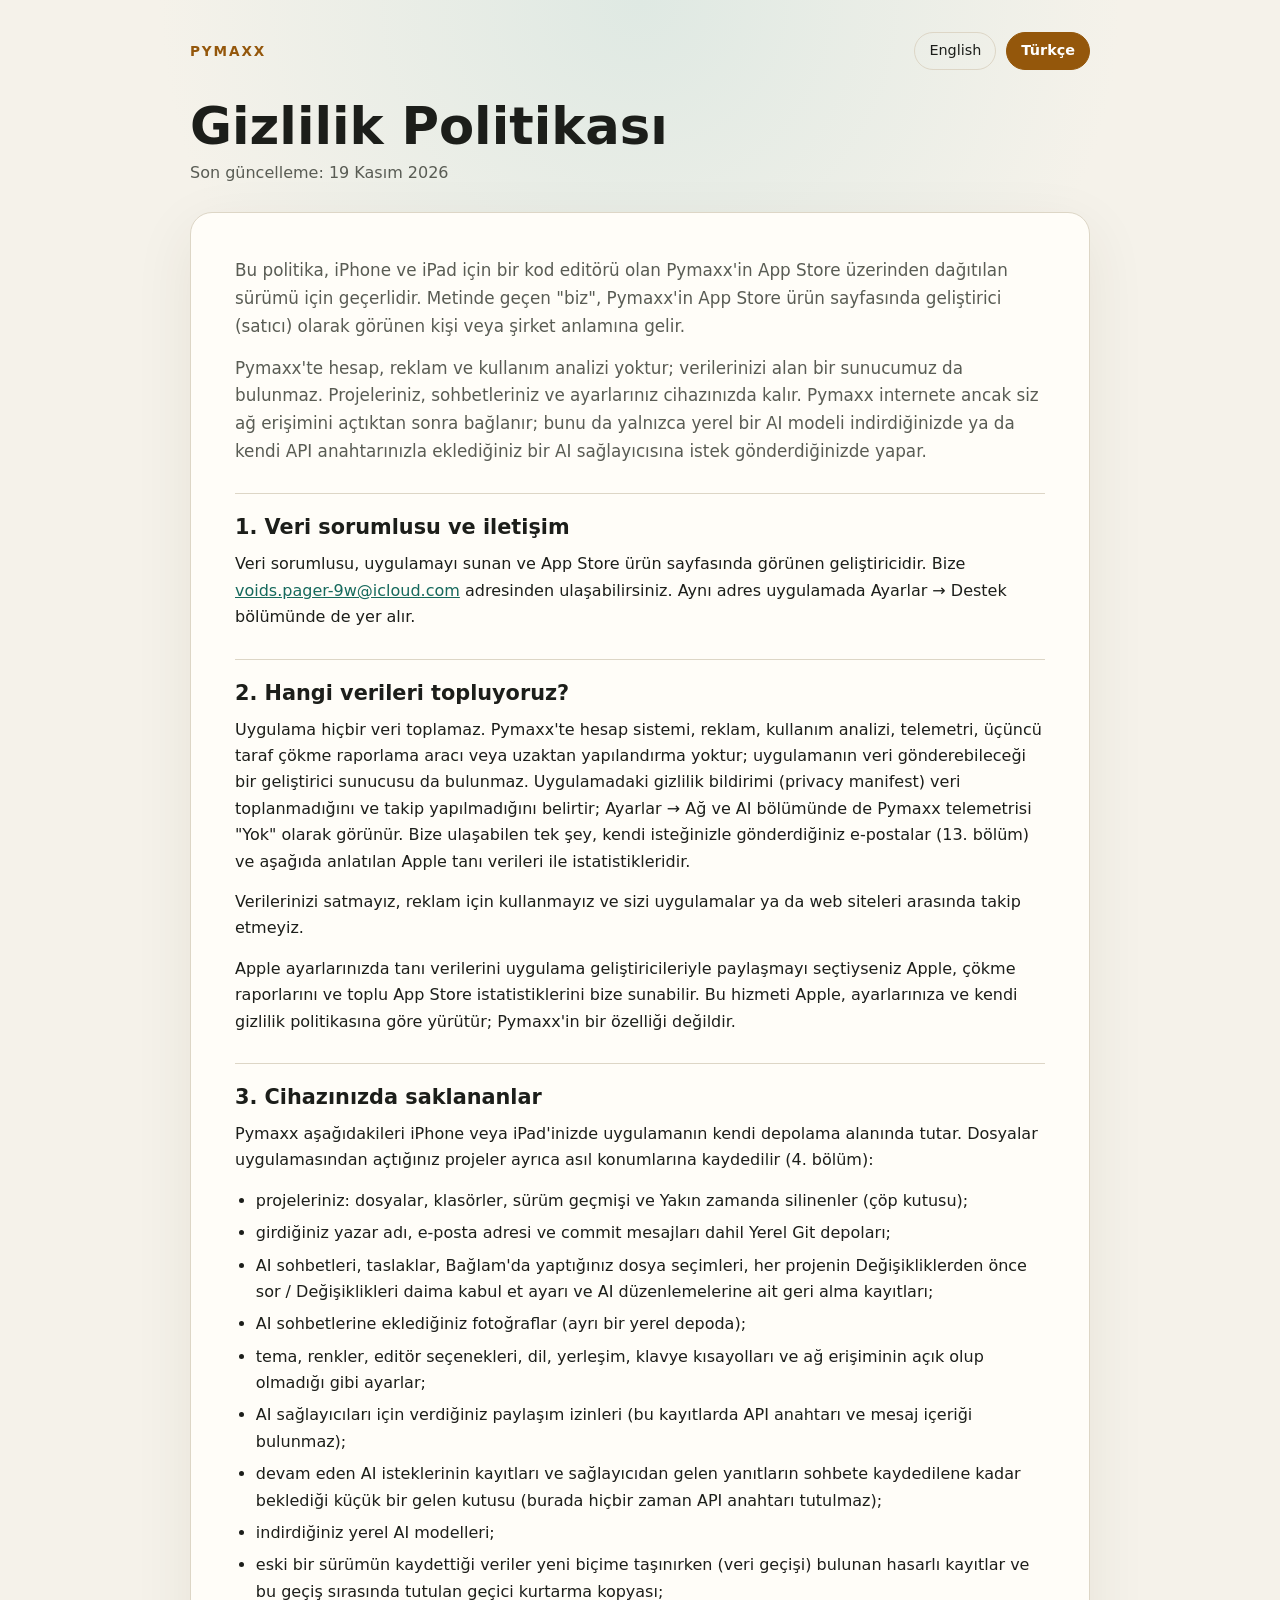
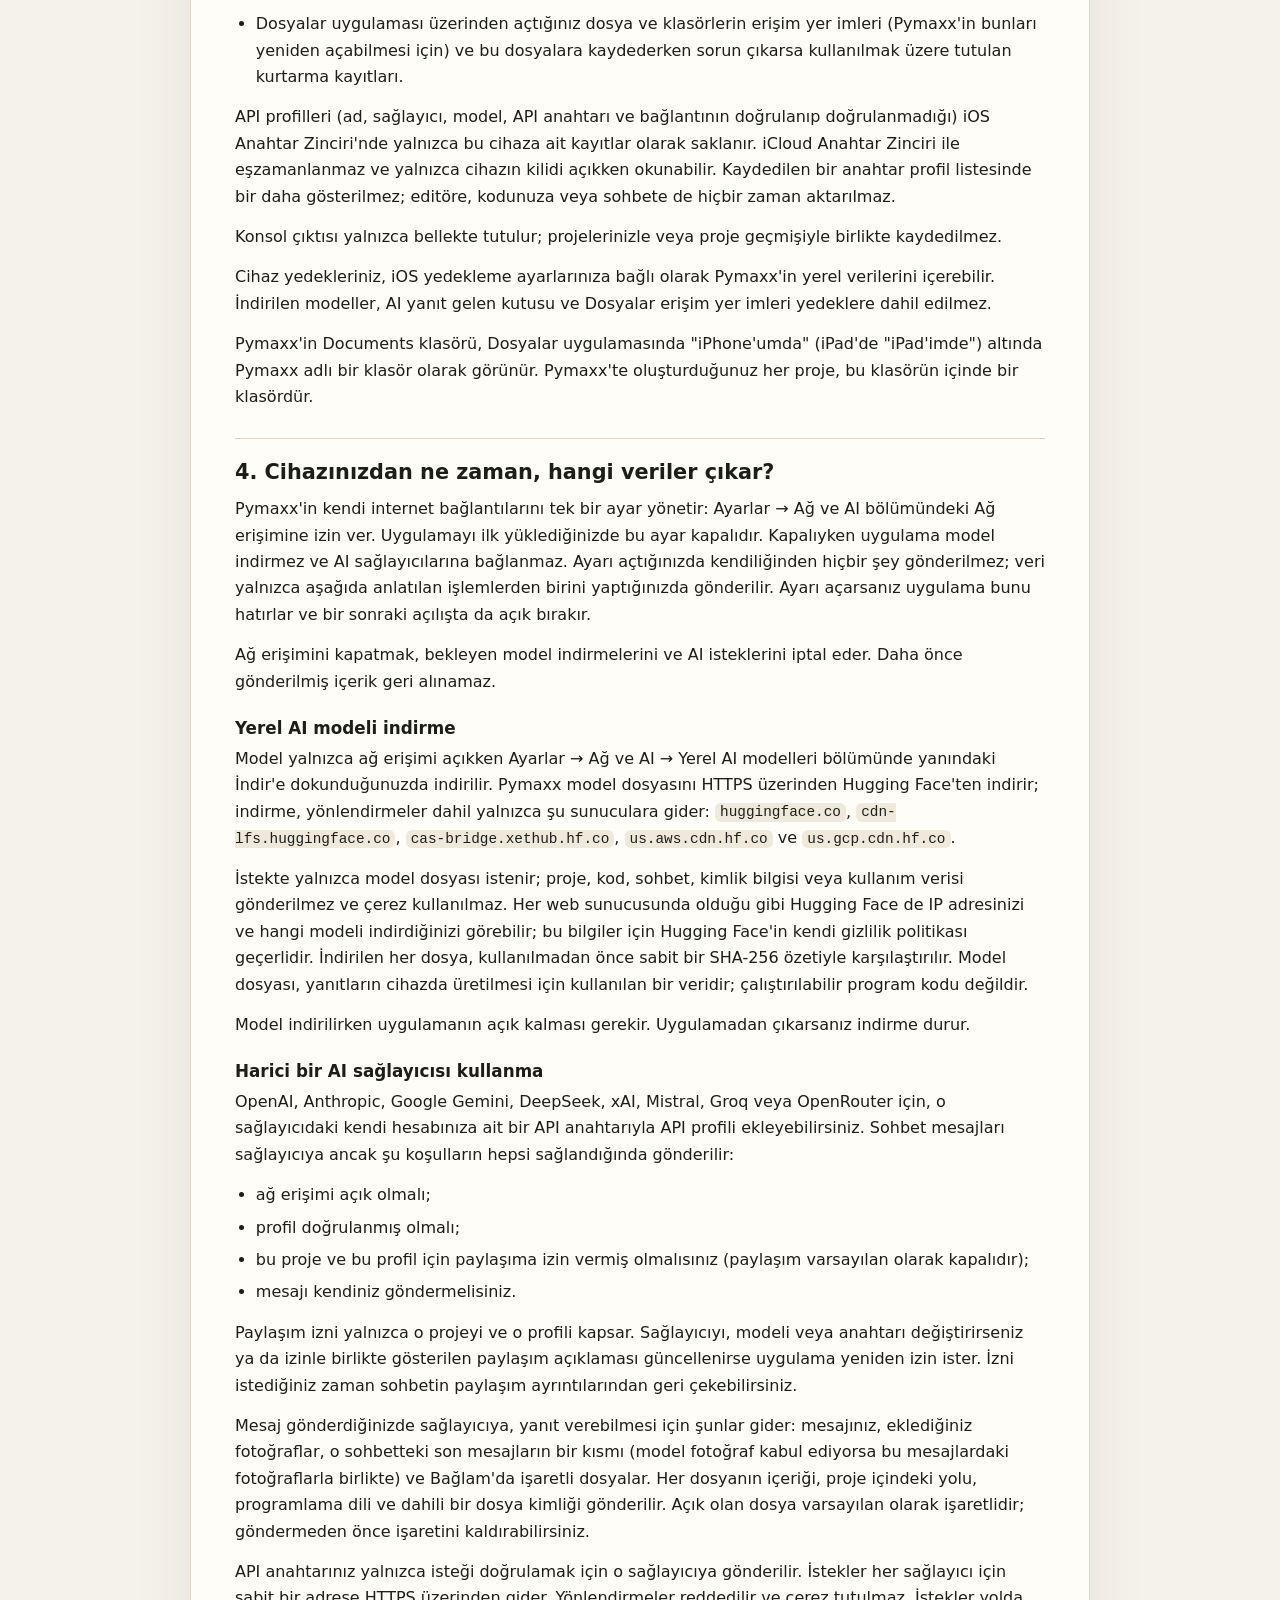
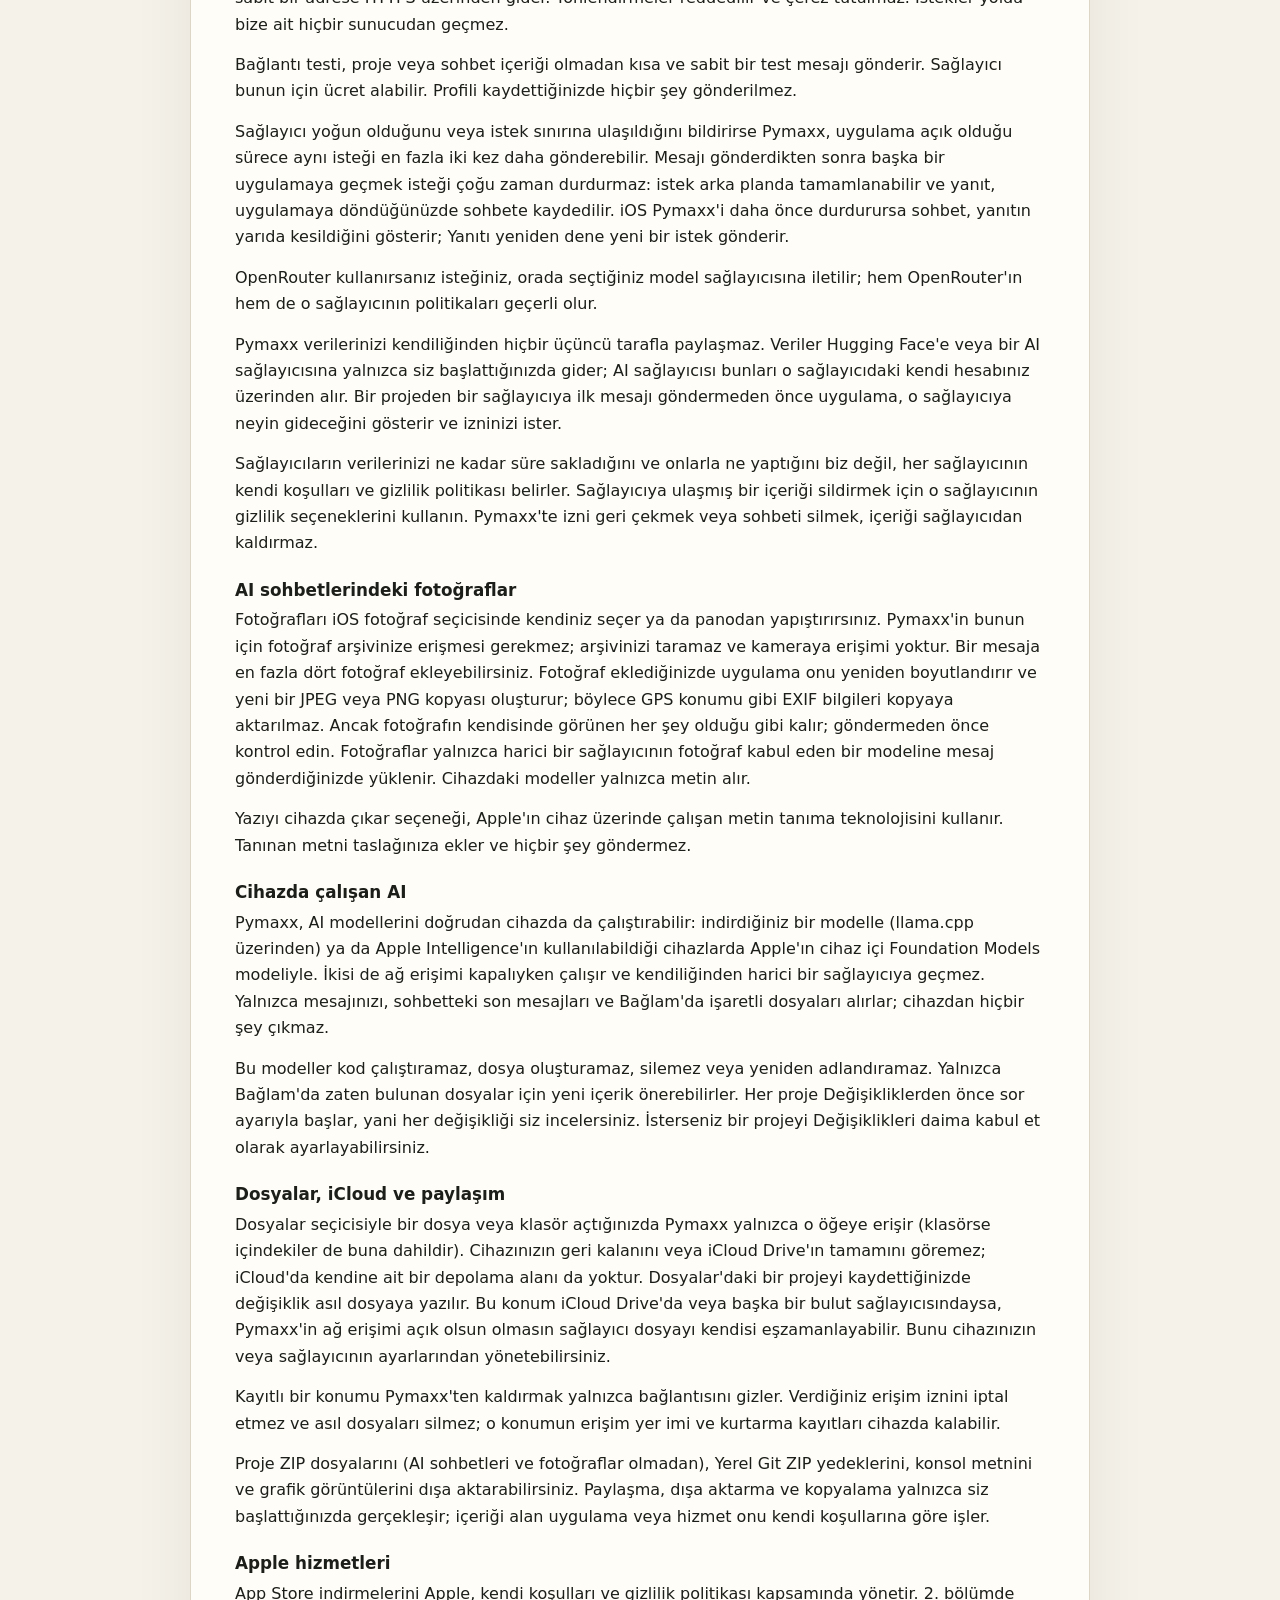
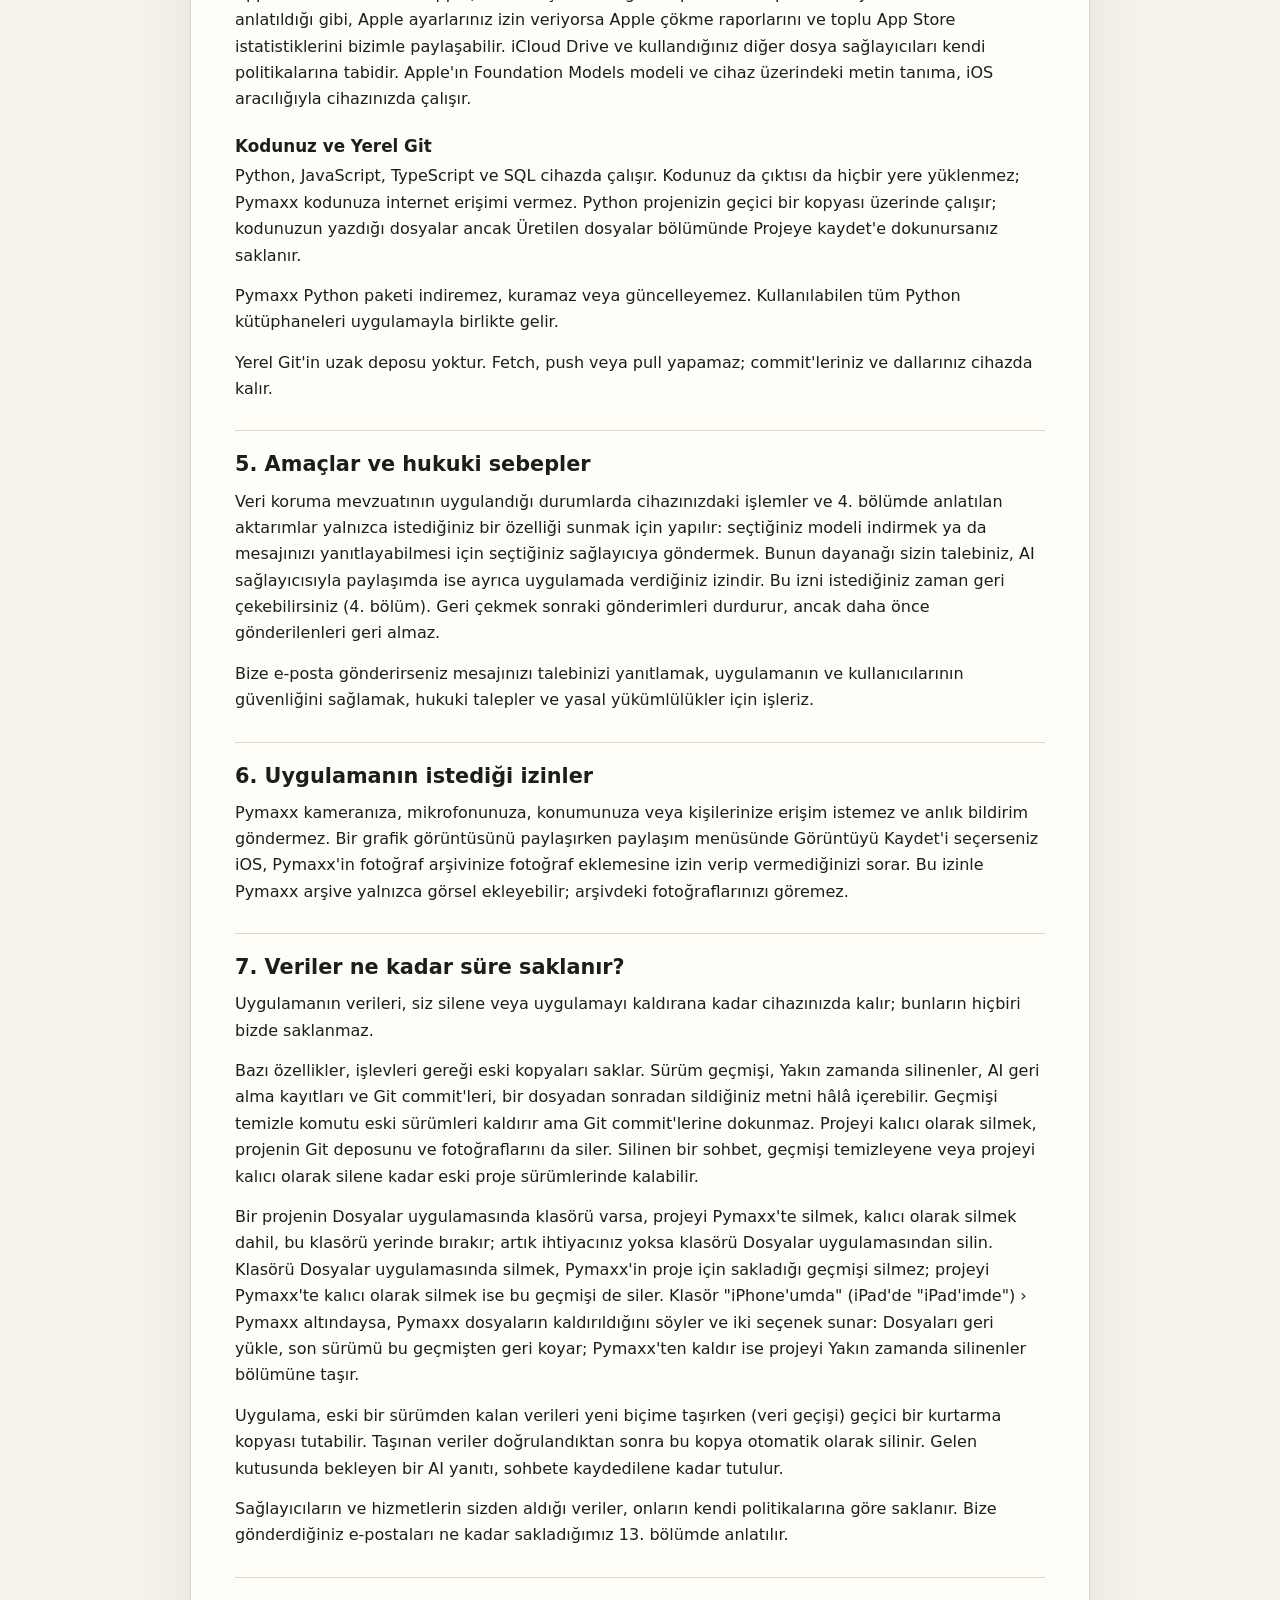
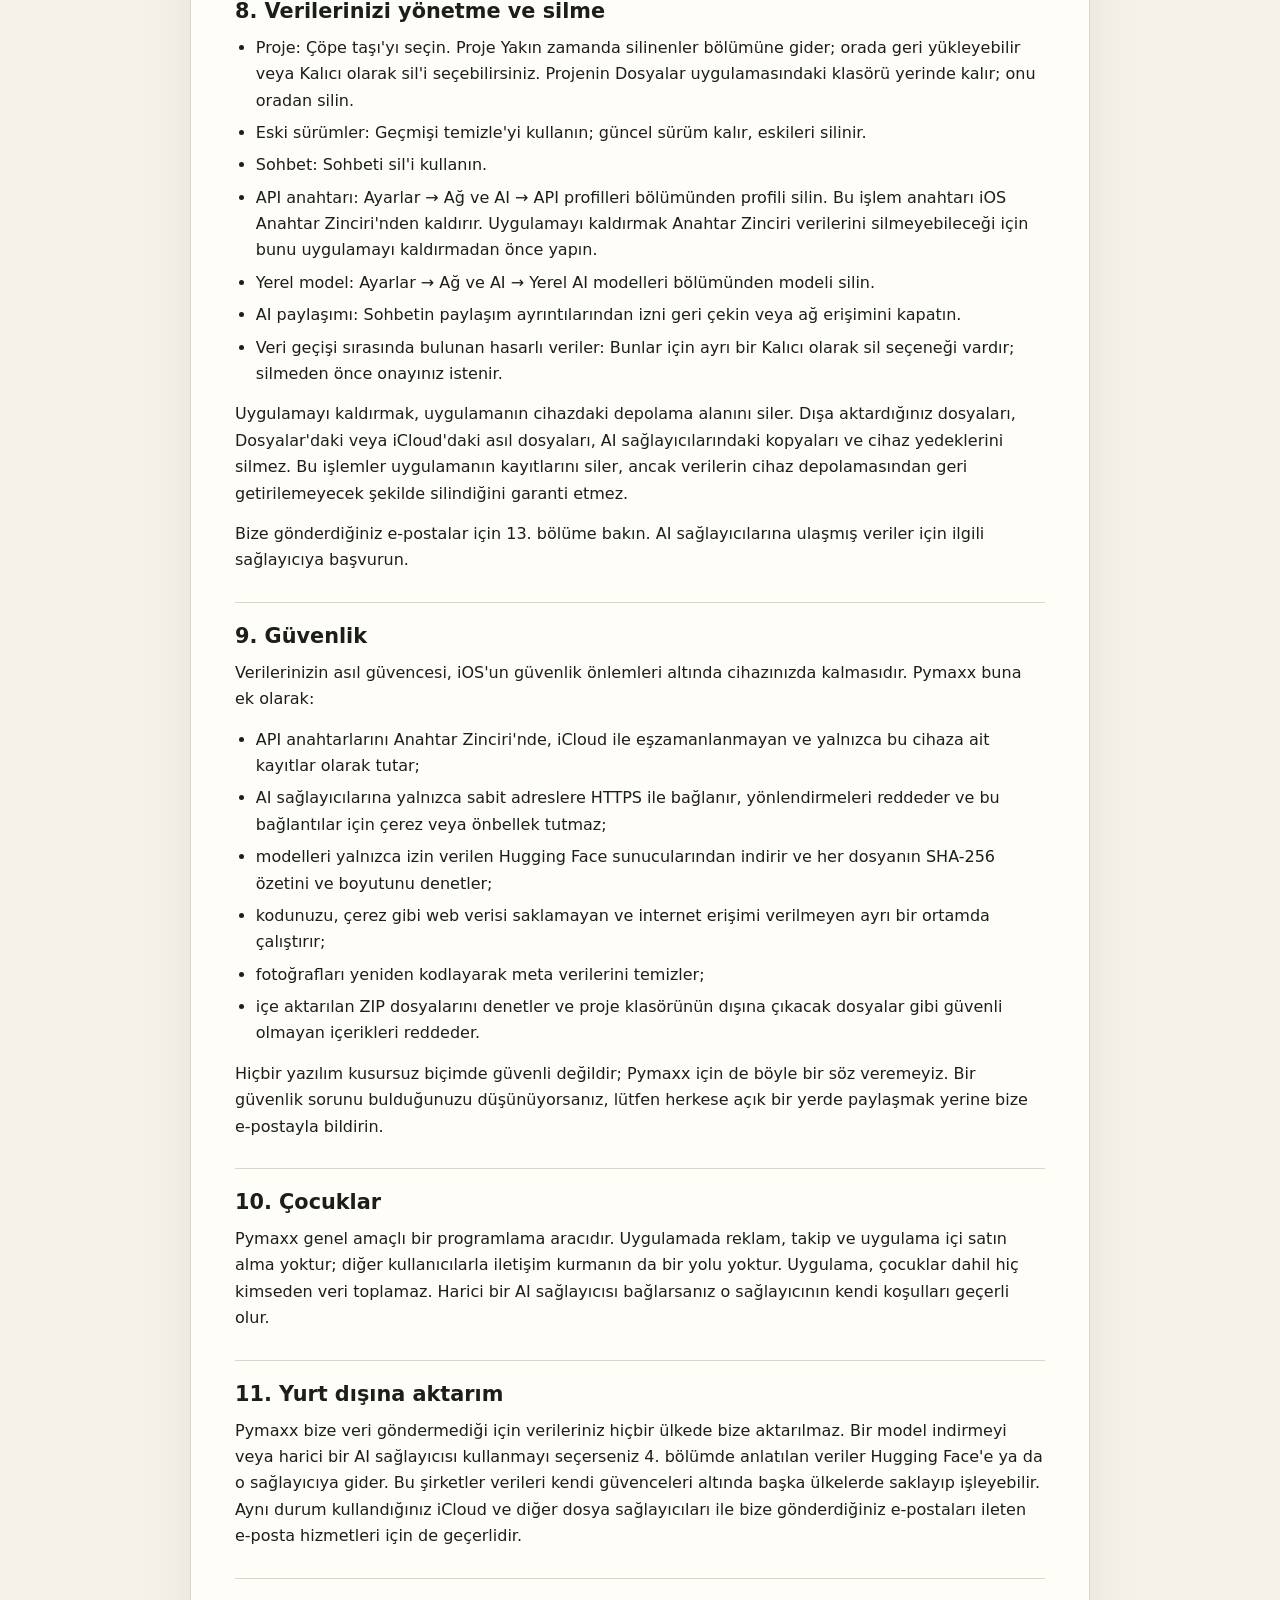
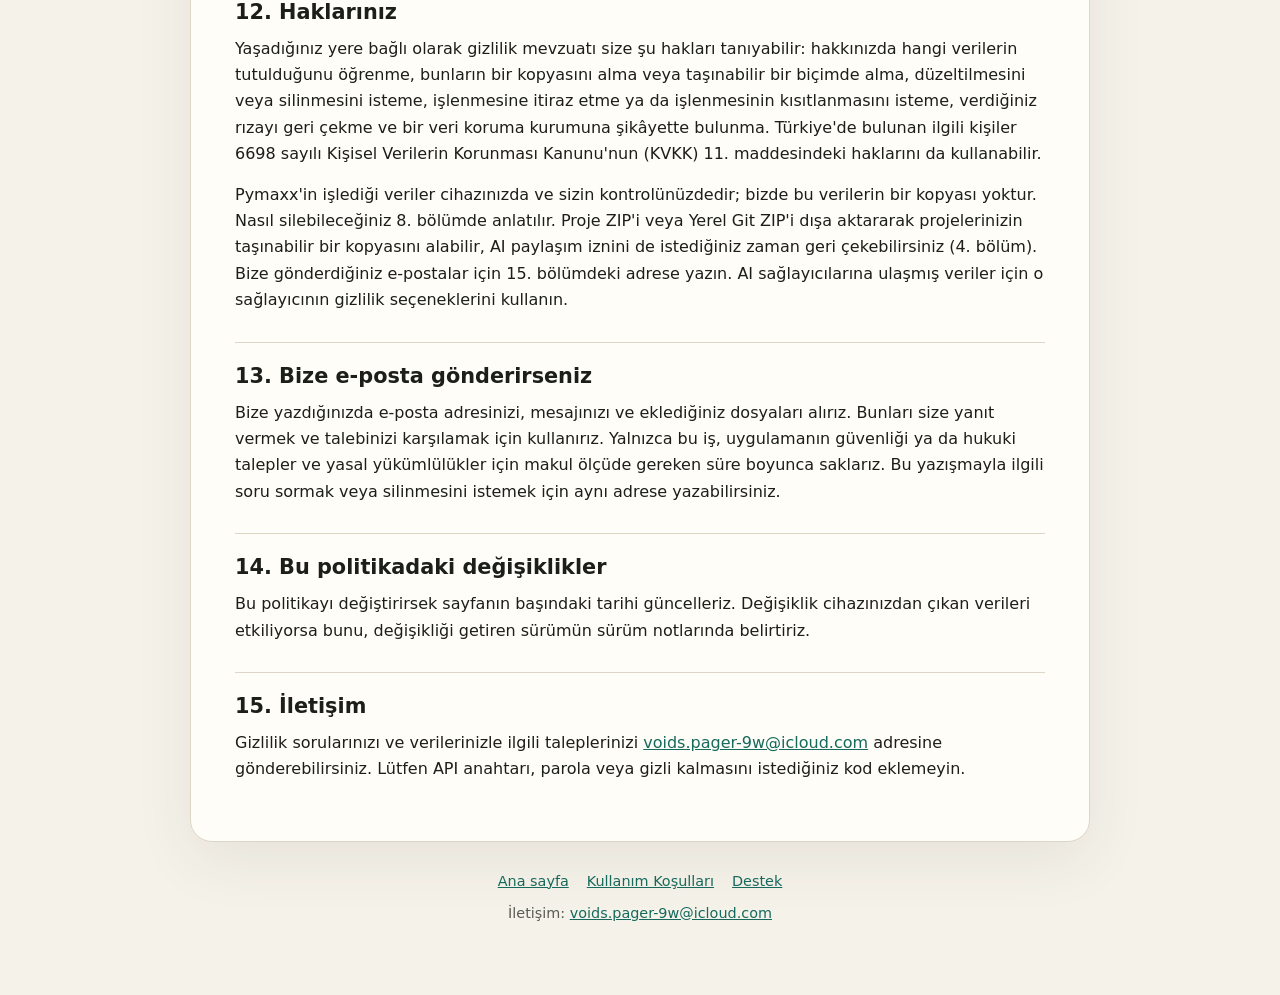
<file: tr/privacy.html>
<!doctype html>
<html lang="tr">
<head>
  <meta charset="utf-8">
  <meta name="viewport" content="width=device-width, initial-scale=1">
  <title>Gizlilik Politikası - Pymaxx</title>
  <meta name="description" content="iPhone ve iPad için Pymaxx'in verilerinizi nasıl işlediği: cihazınızda neyin kaldığı, neyin ne zaman ve kime gönderildiği ve bunları nasıl silebileceğiniz.">
  <link rel="canonical" href="https://pwarea.github.io/pymaxx-legal/tr/privacy.html">
  <link rel="alternate" hreflang="en" href="https://pwarea.github.io/pymaxx-legal/privacy.html">
  <link rel="alternate" hreflang="tr" href="https://pwarea.github.io/pymaxx-legal/tr/privacy.html">
  <link rel="stylesheet" href="../legal.css">
</head>
<body>
  <div class="shell">
    <header class="site-header">
      <a class="brand" href="index.html">Pymaxx</a>
      <nav class="languages" aria-label="Dil">
        <a href="../privacy.html" hreflang="en" lang="en">English</a>
        <a href="privacy.html" hreflang="tr" lang="tr" aria-current="page">Türkçe</a>
      </nav>
    </header>

    <main>
      <h1>Gizlilik Politikası</h1>
      <p class="updated">Son güncelleme: <time datetime="2026-11-19">19 Kasım 2026</time></p>

      <article>
        <div class="intro">
          <p>Bu politika, iPhone ve iPad için bir kod editörü olan Pymaxx'in App Store üzerinden dağıtılan sürümü için geçerlidir. Metinde geçen "biz", Pymaxx'in App Store ürün sayfasında geliştirici (satıcı) olarak görünen kişi veya şirket anlamına gelir.</p>
          <p>Pymaxx'te hesap, reklam ve kullanım analizi yoktur; verilerinizi alan bir sunucumuz da bulunmaz. Projeleriniz, sohbetleriniz ve ayarlarınız cihazınızda kalır. Pymaxx internete ancak siz ağ erişimini açtıktan sonra bağlanır; bunu da yalnızca yerel bir AI modeli indirdiğinizde ya da kendi API anahtarınızla eklediğiniz bir AI sağlayıcısına istek gönderdiğinizde yapar.</p>
        </div>

        <section id="sorumlu">
          <h2>1. Veri sorumlusu ve iletişim</h2>
          <p>Veri sorumlusu, uygulamayı sunan ve App Store ürün sayfasında görünen geliştiricidir. Bize <a href="mailto:voids.pager-9w@icloud.com?subject=Pymaxx%20Gizlilik">voids.pager-9w@icloud.com</a> adresinden ulaşabilirsiniz. Aynı adres uygulamada Ayarlar → Destek bölümünde de yer alır.</p>
        </section>

        <section id="toplanan-veriler">
          <h2>2. Hangi verileri topluyoruz?</h2>
          <p>Uygulama hiçbir veri toplamaz. Pymaxx'te hesap sistemi, reklam, kullanım analizi, telemetri, üçüncü taraf çökme raporlama aracı veya uzaktan yapılandırma yoktur; uygulamanın veri gönderebileceği bir geliştirici sunucusu da bulunmaz. Uygulamadaki gizlilik bildirimi (privacy manifest) veri toplanmadığını ve takip yapılmadığını belirtir; Ayarlar → Ağ ve AI bölümünde de Pymaxx telemetrisi "Yok" olarak görünür. Bize ulaşabilen tek şey, kendi isteğinizle gönderdiğiniz e-postalar (13. bölüm) ve aşağıda anlatılan Apple tanı verileri ile istatistikleridir.</p>
          <p>Verilerinizi satmayız, reklam için kullanmayız ve sizi uygulamalar ya da web siteleri arasında takip etmeyiz.</p>
          <p>Apple ayarlarınızda tanı verilerini uygulama geliştiricileriyle paylaşmayı seçtiyseniz Apple, çökme raporlarını ve toplu App Store istatistiklerini bize sunabilir. Bu hizmeti Apple, ayarlarınıza ve kendi gizlilik politikasına göre yürütür; Pymaxx'in bir özelliği değildir.</p>
        </section>

        <section id="cihazda">
          <h2>3. Cihazınızda saklananlar</h2>
          <p>Pymaxx aşağıdakileri iPhone veya iPad'inizde uygulamanın kendi depolama alanında tutar. Dosyalar uygulamasından açtığınız projeler ayrıca asıl konumlarına kaydedilir (4. bölüm):</p>
          <ul>
            <li>projeleriniz: dosyalar, klasörler, sürüm geçmişi ve Yakın zamanda silinenler (çöp kutusu);</li>
            <li>girdiğiniz yazar adı, e-posta adresi ve commit mesajları dahil Yerel Git depoları;</li>
            <li>AI sohbetleri, taslaklar, Bağlam'da yaptığınız dosya seçimleri, her projenin Değişikliklerden önce sor / Değişiklikleri daima kabul et ayarı ve AI düzenlemelerine ait geri alma kayıtları;</li>
            <li>AI sohbetlerine eklediğiniz fotoğraflar (ayrı bir yerel depoda);</li>
            <li>tema, renkler, editör seçenekleri, dil, yerleşim, klavye kısayolları ve ağ erişiminin açık olup olmadığı gibi ayarlar;</li>
            <li>AI sağlayıcıları için verdiğiniz paylaşım izinleri (bu kayıtlarda API anahtarı ve mesaj içeriği bulunmaz);</li>
            <li>devam eden AI isteklerinin kayıtları ve sağlayıcıdan gelen yanıtların sohbete kaydedilene kadar beklediği küçük bir gelen kutusu (burada hiçbir zaman API anahtarı tutulmaz);</li>
            <li>indirdiğiniz yerel AI modelleri;</li>
            <li>eski bir sürümün kaydettiği veriler yeni biçime taşınırken (veri geçişi) bulunan hasarlı kayıtlar ve bu geçiş sırasında tutulan geçici kurtarma kopyası;</li>
            <li>Dosyalar uygulaması üzerinden açtığınız dosya ve klasörlerin erişim yer imleri (Pymaxx'in bunları yeniden açabilmesi için) ve bu dosyalara kaydederken sorun çıkarsa kullanılmak üzere tutulan kurtarma kayıtları.</li>
          </ul>
          <p>API profilleri (ad, sağlayıcı, model, API anahtarı ve bağlantının doğrulanıp doğrulanmadığı) iOS Anahtar Zinciri'nde yalnızca bu cihaza ait kayıtlar olarak saklanır. iCloud Anahtar Zinciri ile eşzamanlanmaz ve yalnızca cihazın kilidi açıkken okunabilir. Kaydedilen bir anahtar profil listesinde bir daha gösterilmez; editöre, kodunuza veya sohbete de hiçbir zaman aktarılmaz.</p>
          <p>Konsol çıktısı yalnızca bellekte tutulur; projelerinizle veya proje geçmişiyle birlikte kaydedilmez.</p>
          <p>Cihaz yedekleriniz, iOS yedekleme ayarlarınıza bağlı olarak Pymaxx'in yerel verilerini içerebilir. İndirilen modeller, AI yanıt gelen kutusu ve Dosyalar erişim yer imleri yedeklere dahil edilmez.</p>
          <p>Pymaxx'in Documents klasörü, Dosyalar uygulamasında "iPhone'umda" (iPad'de "iPad'imde") altında Pymaxx adlı bir klasör olarak görünür. Pymaxx'te oluşturduğunuz her proje, bu klasörün içinde bir klasördür.</p>
        </section>

        <section id="cihazdan-cikanlar">
          <h2>4. Cihazınızdan ne zaman, hangi veriler çıkar?</h2>
          <p>Pymaxx'in kendi internet bağlantılarını tek bir ayar yönetir: Ayarlar → Ağ ve AI bölümündeki Ağ erişimine izin ver. Uygulamayı ilk yüklediğinizde bu ayar kapalıdır. Kapalıyken uygulama model indirmez ve AI sağlayıcılarına bağlanmaz. Ayarı açtığınızda kendiliğinden hiçbir şey gönderilmez; veri yalnızca aşağıda anlatılan işlemlerden birini yaptığınızda gönderilir. Ayarı açarsanız uygulama bunu hatırlar ve bir sonraki açılışta da açık bırakır.</p>
          <p>Ağ erişimini kapatmak, bekleyen model indirmelerini ve AI isteklerini iptal eder. Daha önce gönderilmiş içerik geri alınamaz.</p>

          <h3>Yerel AI modeli indirme</h3>
          <p>Model yalnızca ağ erişimi açıkken Ayarlar → Ağ ve AI → Yerel AI modelleri bölümünde yanındaki İndir'e dokunduğunuzda indirilir. Pymaxx model dosyasını HTTPS üzerinden Hugging Face'ten indirir; indirme, yönlendirmeler dahil yalnızca şu sunuculara gider: <code>huggingface.co</code>, <code>cdn-lfs.huggingface.co</code>, <code>cas-bridge.xethub.hf.co</code>, <code>us.aws.cdn.hf.co</code> ve <code>us.gcp.cdn.hf.co</code>.</p>
          <p>İstekte yalnızca model dosyası istenir; proje, kod, sohbet, kimlik bilgisi veya kullanım verisi gönderilmez ve çerez kullanılmaz. Her web sunucusunda olduğu gibi Hugging Face de IP adresinizi ve hangi modeli indirdiğinizi görebilir; bu bilgiler için Hugging Face'in kendi gizlilik politikası geçerlidir. İndirilen her dosya, kullanılmadan önce sabit bir SHA-256 özetiyle karşılaştırılır. Model dosyası, yanıtların cihazda üretilmesi için kullanılan bir veridir; çalıştırılabilir program kodu değildir.</p>
          <p>Model indirilirken uygulamanın açık kalması gerekir. Uygulamadan çıkarsanız indirme durur.</p>

          <h3>Harici bir AI sağlayıcısı kullanma</h3>
          <p>OpenAI, Anthropic, Google Gemini, DeepSeek, xAI, Mistral, Groq veya OpenRouter için, o sağlayıcıdaki kendi hesabınıza ait bir API anahtarıyla API profili ekleyebilirsiniz. Sohbet mesajları sağlayıcıya ancak şu koşulların hepsi sağlandığında gönderilir:</p>
          <ul>
            <li>ağ erişimi açık olmalı;</li>
            <li>profil doğrulanmış olmalı;</li>
            <li>bu proje ve bu profil için paylaşıma izin vermiş olmalısınız (paylaşım varsayılan olarak kapalıdır);</li>
            <li>mesajı kendiniz göndermelisiniz.</li>
          </ul>
          <p>Paylaşım izni yalnızca o projeyi ve o profili kapsar. Sağlayıcıyı, modeli veya anahtarı değiştirirseniz ya da izinle birlikte gösterilen paylaşım açıklaması güncellenirse uygulama yeniden izin ister. İzni istediğiniz zaman sohbetin paylaşım ayrıntılarından geri çekebilirsiniz.</p>
          <p>Mesaj gönderdiğinizde sağlayıcıya, yanıt verebilmesi için şunlar gider: mesajınız, eklediğiniz fotoğraflar, o sohbetteki son mesajların bir kısmı (model fotoğraf kabul ediyorsa bu mesajlardaki fotoğraflarla birlikte) ve Bağlam'da işaretli dosyalar. Her dosyanın içeriği, proje içindeki yolu, programlama dili ve dahili bir dosya kimliği gönderilir. Açık olan dosya varsayılan olarak işaretlidir; göndermeden önce işaretini kaldırabilirsiniz.</p>
          <p>API anahtarınız yalnızca isteği doğrulamak için o sağlayıcıya gönderilir. İstekler her sağlayıcı için sabit bir adrese HTTPS üzerinden gider. Yönlendirmeler reddedilir ve çerez tutulmaz. İstekler yolda bize ait hiçbir sunucudan geçmez.</p>
          <p>Bağlantı testi, proje veya sohbet içeriği olmadan kısa ve sabit bir test mesajı gönderir. Sağlayıcı bunun için ücret alabilir. Profili kaydettiğinizde hiçbir şey gönderilmez.</p>
          <p>Sağlayıcı yoğun olduğunu veya istek sınırına ulaşıldığını bildirirse Pymaxx, uygulama açık olduğu sürece aynı isteği en fazla iki kez daha gönderebilir. Mesajı gönderdikten sonra başka bir uygulamaya geçmek isteği çoğu zaman durdurmaz: istek arka planda tamamlanabilir ve yanıt, uygulamaya döndüğünüzde sohbete kaydedilir. iOS Pymaxx'i daha önce durdurursa sohbet, yanıtın yarıda kesildiğini gösterir; Yanıtı yeniden dene yeni bir istek gönderir.</p>
          <p>OpenRouter kullanırsanız isteğiniz, orada seçtiğiniz model sağlayıcısına iletilir; hem OpenRouter'ın hem de o sağlayıcının politikaları geçerli olur.</p>
          <p>Pymaxx verilerinizi kendiliğinden hiçbir üçüncü tarafla paylaşmaz. Veriler Hugging Face'e veya bir AI sağlayıcısına yalnızca siz başlattığınızda gider; AI sağlayıcısı bunları o sağlayıcıdaki kendi hesabınız üzerinden alır. Bir projeden bir sağlayıcıya ilk mesajı göndermeden önce uygulama, o sağlayıcıya neyin gideceğini gösterir ve izninizi ister.</p>
          <p>Sağlayıcıların verilerinizi ne kadar süre sakladığını ve onlarla ne yaptığını biz değil, her sağlayıcının kendi koşulları ve gizlilik politikası belirler. Sağlayıcıya ulaşmış bir içeriği sildirmek için o sağlayıcının gizlilik seçeneklerini kullanın. Pymaxx'te izni geri çekmek veya sohbeti silmek, içeriği sağlayıcıdan kaldırmaz.</p>

          <h3>AI sohbetlerindeki fotoğraflar</h3>
          <p>Fotoğrafları iOS fotoğraf seçicisinde kendiniz seçer ya da panodan yapıştırırsınız. Pymaxx'in bunun için fotoğraf arşivinize erişmesi gerekmez; arşivinizi taramaz ve kameraya erişimi yoktur. Bir mesaja en fazla dört fotoğraf ekleyebilirsiniz. Fotoğraf eklediğinizde uygulama onu yeniden boyutlandırır ve yeni bir JPEG veya PNG kopyası oluşturur; böylece GPS konumu gibi EXIF bilgileri kopyaya aktarılmaz. Ancak fotoğrafın kendisinde görünen her şey olduğu gibi kalır; göndermeden önce kontrol edin. Fotoğraflar yalnızca harici bir sağlayıcının fotoğraf kabul eden bir modeline mesaj gönderdiğinizde yüklenir. Cihazdaki modeller yalnızca metin alır.</p>
          <p>Yazıyı cihazda çıkar seçeneği, Apple'ın cihaz üzerinde çalışan metin tanıma teknolojisini kullanır. Tanınan metni taslağınıza ekler ve hiçbir şey göndermez.</p>

          <h3>Cihazda çalışan AI</h3>
          <p>Pymaxx, AI modellerini doğrudan cihazda da çalıştırabilir: indirdiğiniz bir modelle (llama.cpp üzerinden) ya da Apple Intelligence'ın kullanılabildiği cihazlarda Apple'ın cihaz içi Foundation Models modeliyle. İkisi de ağ erişimi kapalıyken çalışır ve kendiliğinden harici bir sağlayıcıya geçmez. Yalnızca mesajınızı, sohbetteki son mesajları ve Bağlam'da işaretli dosyaları alırlar; cihazdan hiçbir şey çıkmaz.</p>
          <p>Bu modeller kod çalıştıramaz, dosya oluşturamaz, silemez veya yeniden adlandıramaz. Yalnızca Bağlam'da zaten bulunan dosyalar için yeni içerik önerebilirler. Her proje Değişikliklerden önce sor ayarıyla başlar, yani her değişikliği siz incelersiniz. İsterseniz bir projeyi Değişiklikleri daima kabul et olarak ayarlayabilirsiniz.</p>

          <h3>Dosyalar, iCloud ve paylaşım</h3>
          <p>Dosyalar seçicisiyle bir dosya veya klasör açtığınızda Pymaxx yalnızca o öğeye erişir (klasörse içindekiler de buna dahildir). Cihazınızın geri kalanını veya iCloud Drive'ın tamamını göremez; iCloud'da kendine ait bir depolama alanı da yoktur. Dosyalar'daki bir projeyi kaydettiğinizde değişiklik asıl dosyaya yazılır. Bu konum iCloud Drive'da veya başka bir bulut sağlayıcısındaysa, Pymaxx'in ağ erişimi açık olsun olmasın sağlayıcı dosyayı kendisi eşzamanlayabilir. Bunu cihazınızın veya sağlayıcının ayarlarından yönetebilirsiniz.</p>
          <p>Kayıtlı bir konumu Pymaxx'ten kaldırmak yalnızca bağlantısını gizler. Verdiğiniz erişim iznini iptal etmez ve asıl dosyaları silmez; o konumun erişim yer imi ve kurtarma kayıtları cihazda kalabilir.</p>
          <p>Proje ZIP dosyalarını (AI sohbetleri ve fotoğraflar olmadan), Yerel Git ZIP yedeklerini, konsol metnini ve grafik görüntülerini dışa aktarabilirsiniz. Paylaşma, dışa aktarma ve kopyalama yalnızca siz başlattığınızda gerçekleşir; içeriği alan uygulama veya hizmet onu kendi koşullarına göre işler.</p>

          <h3>Apple hizmetleri</h3>
          <p>App Store indirmelerini Apple, kendi koşulları ve gizlilik politikası kapsamında yönetir. 2. bölümde anlatıldığı gibi, Apple ayarlarınız izin veriyorsa Apple çökme raporlarını ve toplu App Store istatistiklerini bizimle paylaşabilir. iCloud Drive ve kullandığınız diğer dosya sağlayıcıları kendi politikalarına tabidir. Apple'ın Foundation Models modeli ve cihaz üzerindeki metin tanıma, iOS aracılığıyla cihazınızda çalışır.</p>

          <h3>Kodunuz ve Yerel Git</h3>
          <p>Python, JavaScript, TypeScript ve SQL cihazda çalışır. Kodunuz da çıktısı da hiçbir yere yüklenmez; Pymaxx kodunuza internet erişimi vermez. Python projenizin geçici bir kopyası üzerinde çalışır; kodunuzun yazdığı dosyalar ancak Üretilen dosyalar bölümünde Projeye kaydet'e dokunursanız saklanır.</p>
          <p>Pymaxx Python paketi indiremez, kuramaz veya güncelleyemez. Kullanılabilen tüm Python kütüphaneleri uygulamayla birlikte gelir.</p>
          <p>Yerel Git'in uzak deposu yoktur. Fetch, push veya pull yapamaz; commit'leriniz ve dallarınız cihazda kalır.</p>
        </section>

        <section id="amaclar">
          <h2>5. Amaçlar ve hukuki sebepler</h2>
          <p>Veri koruma mevzuatının uygulandığı durumlarda cihazınızdaki işlemler ve 4. bölümde anlatılan aktarımlar yalnızca istediğiniz bir özelliği sunmak için yapılır: seçtiğiniz modeli indirmek ya da mesajınızı yanıtlayabilmesi için seçtiğiniz sağlayıcıya göndermek. Bunun dayanağı sizin talebiniz, AI sağlayıcısıyla paylaşımda ise ayrıca uygulamada verdiğiniz izindir. Bu izni istediğiniz zaman geri çekebilirsiniz (4. bölüm). Geri çekmek sonraki gönderimleri durdurur, ancak daha önce gönderilenleri geri almaz.</p>
          <p>Bize e-posta gönderirseniz mesajınızı talebinizi yanıtlamak, uygulamanın ve kullanıcılarının güvenliğini sağlamak, hukuki talepler ve yasal yükümlülükler için işleriz.</p>
        </section>

        <section id="izinler">
          <h2>6. Uygulamanın istediği izinler</h2>
          <p>Pymaxx kameranıza, mikrofonunuza, konumunuza veya kişilerinize erişim istemez ve anlık bildirim göndermez. Bir grafik görüntüsünü paylaşırken paylaşım menüsünde Görüntüyü Kaydet'i seçerseniz iOS, Pymaxx'in fotoğraf arşivinize fotoğraf eklemesine izin verip vermediğinizi sorar. Bu izinle Pymaxx arşive yalnızca görsel ekleyebilir; arşivdeki fotoğraflarınızı göremez.</p>
        </section>

        <section id="saklama">
          <h2>7. Veriler ne kadar süre saklanır?</h2>
          <p>Uygulamanın verileri, siz silene veya uygulamayı kaldırana kadar cihazınızda kalır; bunların hiçbiri bizde saklanmaz.</p>
          <p>Bazı özellikler, işlevleri gereği eski kopyaları saklar. Sürüm geçmişi, Yakın zamanda silinenler, AI geri alma kayıtları ve Git commit'leri, bir dosyadan sonradan sildiğiniz metni hâlâ içerebilir. Geçmişi temizle komutu eski sürümleri kaldırır ama Git commit'lerine dokunmaz. Projeyi kalıcı olarak silmek, projenin Git deposunu ve fotoğraflarını da siler. Silinen bir sohbet, geçmişi temizleyene veya projeyi kalıcı olarak silene kadar eski proje sürümlerinde kalabilir.</p>
          <p>Bir projenin Dosyalar uygulamasında klasörü varsa, projeyi Pymaxx'te silmek, kalıcı olarak silmek dahil, bu klasörü yerinde bırakır; artık ihtiyacınız yoksa klasörü Dosyalar uygulamasından silin. Klasörü Dosyalar uygulamasında silmek, Pymaxx'in proje için sakladığı geçmişi silmez; projeyi Pymaxx'te kalıcı olarak silmek ise bu geçmişi de siler. Klasör "iPhone'umda" (iPad'de "iPad'imde") › Pymaxx altındaysa, Pymaxx dosyaların kaldırıldığını söyler ve iki seçenek sunar: Dosyaları geri yükle, son sürümü bu geçmişten geri koyar; Pymaxx'ten kaldır ise projeyi Yakın zamanda silinenler bölümüne taşır.</p>
          <p>Uygulama, eski bir sürümden kalan verileri yeni biçime taşırken (veri geçişi) geçici bir kurtarma kopyası tutabilir. Taşınan veriler doğrulandıktan sonra bu kopya otomatik olarak silinir. Gelen kutusunda bekleyen bir AI yanıtı, sohbete kaydedilene kadar tutulur.</p>
          <p>Sağlayıcıların ve hizmetlerin sizden aldığı veriler, onların kendi politikalarına göre saklanır. Bize gönderdiğiniz e-postaları ne kadar sakladığımız 13. bölümde anlatılır.</p>
        </section>

        <section id="silme">
          <h2>8. Verilerinizi yönetme ve silme</h2>
          <ul>
            <li>Proje: Çöpe taşı'yı seçin. Proje Yakın zamanda silinenler bölümüne gider; orada geri yükleyebilir veya Kalıcı olarak sil'i seçebilirsiniz. Projenin Dosyalar uygulamasındaki klasörü yerinde kalır; onu oradan silin.</li>
            <li>Eski sürümler: Geçmişi temizle'yi kullanın; güncel sürüm kalır, eskileri silinir.</li>
            <li>Sohbet: Sohbeti sil'i kullanın.</li>
            <li>API anahtarı: Ayarlar → Ağ ve AI → API profilleri bölümünden profili silin. Bu işlem anahtarı iOS Anahtar Zinciri'nden kaldırır. Uygulamayı kaldırmak Anahtar Zinciri verilerini silmeyebileceği için bunu uygulamayı kaldırmadan önce yapın.</li>
            <li>Yerel model: Ayarlar → Ağ ve AI → Yerel AI modelleri bölümünden modeli silin.</li>
            <li>AI paylaşımı: Sohbetin paylaşım ayrıntılarından izni geri çekin veya ağ erişimini kapatın.</li>
            <li>Veri geçişi sırasında bulunan hasarlı veriler: Bunlar için ayrı bir Kalıcı olarak sil seçeneği vardır; silmeden önce onayınız istenir.</li>
          </ul>
          <p>Uygulamayı kaldırmak, uygulamanın cihazdaki depolama alanını siler. Dışa aktardığınız dosyaları, Dosyalar'daki veya iCloud'daki asıl dosyaları, AI sağlayıcılarındaki kopyaları ve cihaz yedeklerini silmez. Bu işlemler uygulamanın kayıtlarını siler, ancak verilerin cihaz depolamasından geri getirilemeyecek şekilde silindiğini garanti etmez.</p>
          <p>Bize gönderdiğiniz e-postalar için 13. bölüme bakın. AI sağlayıcılarına ulaşmış veriler için ilgili sağlayıcıya başvurun.</p>
        </section>

        <section id="guvenlik">
          <h2>9. Güvenlik</h2>
          <p>Verilerinizin asıl güvencesi, iOS'un güvenlik önlemleri altında cihazınızda kalmasıdır. Pymaxx buna ek olarak:</p>
          <ul>
            <li>API anahtarlarını Anahtar Zinciri'nde, iCloud ile eşzamanlanmayan ve yalnızca bu cihaza ait kayıtlar olarak tutar;</li>
            <li>AI sağlayıcılarına yalnızca sabit adreslere HTTPS ile bağlanır, yönlendirmeleri reddeder ve bu bağlantılar için çerez veya önbellek tutmaz;</li>
            <li>modelleri yalnızca izin verilen Hugging Face sunucularından indirir ve her dosyanın SHA-256 özetini ve boyutunu denetler;</li>
            <li>kodunuzu, çerez gibi web verisi saklamayan ve internet erişimi verilmeyen ayrı bir ortamda çalıştırır;</li>
            <li>fotoğrafları yeniden kodlayarak meta verilerini temizler;</li>
            <li>içe aktarılan ZIP dosyalarını denetler ve proje klasörünün dışına çıkacak dosyalar gibi güvenli olmayan içerikleri reddeder.</li>
          </ul>
          <p>Hiçbir yazılım kusursuz biçimde güvenli değildir; Pymaxx için de böyle bir söz veremeyiz. Bir güvenlik sorunu bulduğunuzu düşünüyorsanız, lütfen herkese açık bir yerde paylaşmak yerine bize e-postayla bildirin.</p>
        </section>

        <section id="cocuklar">
          <h2>10. Çocuklar</h2>
          <p>Pymaxx genel amaçlı bir programlama aracıdır. Uygulamada reklam, takip ve uygulama içi satın alma yoktur; diğer kullanıcılarla iletişim kurmanın da bir yolu yoktur. Uygulama, çocuklar dahil hiç kimseden veri toplamaz. Harici bir AI sağlayıcısı bağlarsanız o sağlayıcının kendi koşulları geçerli olur.</p>
        </section>

        <section id="yurt-disi">
          <h2>11. Yurt dışına aktarım</h2>
          <p>Pymaxx bize veri göndermediği için verileriniz hiçbir ülkede bize aktarılmaz. Bir model indirmeyi veya harici bir AI sağlayıcısı kullanmayı seçerseniz 4. bölümde anlatılan veriler Hugging Face'e ya da o sağlayıcıya gider. Bu şirketler verileri kendi güvenceleri altında başka ülkelerde saklayıp işleyebilir. Aynı durum kullandığınız iCloud ve diğer dosya sağlayıcıları ile bize gönderdiğiniz e-postaları ileten e-posta hizmetleri için de geçerlidir.</p>
        </section>

        <section id="haklar">
          <h2>12. Haklarınız</h2>
          <p>Yaşadığınız yere bağlı olarak gizlilik mevzuatı size şu hakları tanıyabilir: hakkınızda hangi verilerin tutulduğunu öğrenme, bunların bir kopyasını alma veya taşınabilir bir biçimde alma, düzeltilmesini veya silinmesini isteme, işlenmesine itiraz etme ya da işlenmesinin kısıtlanmasını isteme, verdiğiniz rızayı geri çekme ve bir veri koruma kurumuna şikâyette bulunma. Türkiye'de bulunan ilgili kişiler 6698 sayılı Kişisel Verilerin Korunması Kanunu'nun (KVKK) 11. maddesindeki haklarını da kullanabilir.</p>
          <p>Pymaxx'in işlediği veriler cihazınızda ve sizin kontrolünüzdedir; bizde bu verilerin bir kopyası yoktur. Nasıl silebileceğiniz 8. bölümde anlatılır. Proje ZIP'i veya Yerel Git ZIP'i dışa aktararak projelerinizin taşınabilir bir kopyasını alabilir, AI paylaşım iznini de istediğiniz zaman geri çekebilirsiniz (4. bölüm). Bize gönderdiğiniz e-postalar için 15. bölümdeki adrese yazın. AI sağlayıcılarına ulaşmış veriler için o sağlayıcının gizlilik seçeneklerini kullanın.</p>
        </section>

        <section id="e-posta">
          <h2>13. Bize e-posta gönderirseniz</h2>
          <p>Bize yazdığınızda e-posta adresinizi, mesajınızı ve eklediğiniz dosyaları alırız. Bunları size yanıt vermek ve talebinizi karşılamak için kullanırız. Yalnızca bu iş, uygulamanın güvenliği ya da hukuki talepler ve yasal yükümlülükler için makul ölçüde gereken süre boyunca saklarız. Bu yazışmayla ilgili soru sormak veya silinmesini istemek için aynı adrese yazabilirsiniz.</p>
        </section>

        <section id="degisiklikler">
          <h2>14. Bu politikadaki değişiklikler</h2>
          <p>Bu politikayı değiştirirsek sayfanın başındaki tarihi güncelleriz. Değişiklik cihazınızdan çıkan verileri etkiliyorsa bunu, değişikliği getiren sürümün sürüm notlarında belirtiriz.</p>
        </section>

        <section id="iletisim">
          <h2>15. İletişim</h2>
          <p>Gizlilik sorularınızı ve verilerinizle ilgili taleplerinizi <a href="mailto:voids.pager-9w@icloud.com?subject=Pymaxx%20Gizlilik">voids.pager-9w@icloud.com</a> adresine gönderebilirsiniz. Lütfen API anahtarı, parola veya gizli kalmasını istediğiniz kod eklemeyin.</p>
        </section>
      </article>
    </main>

    <footer>
      <nav aria-label="Belgeler">
        <a href="index.html">Ana sayfa</a>
        <a href="terms.html">Kullanım Koşulları</a>
        <a href="support.html">Destek</a>
      </nav>
      <p>İletişim: <a href="mailto:voids.pager-9w@icloud.com">voids.pager-9w@icloud.com</a></p>
    </footer>
  </div>
</body>
</html>
</file>
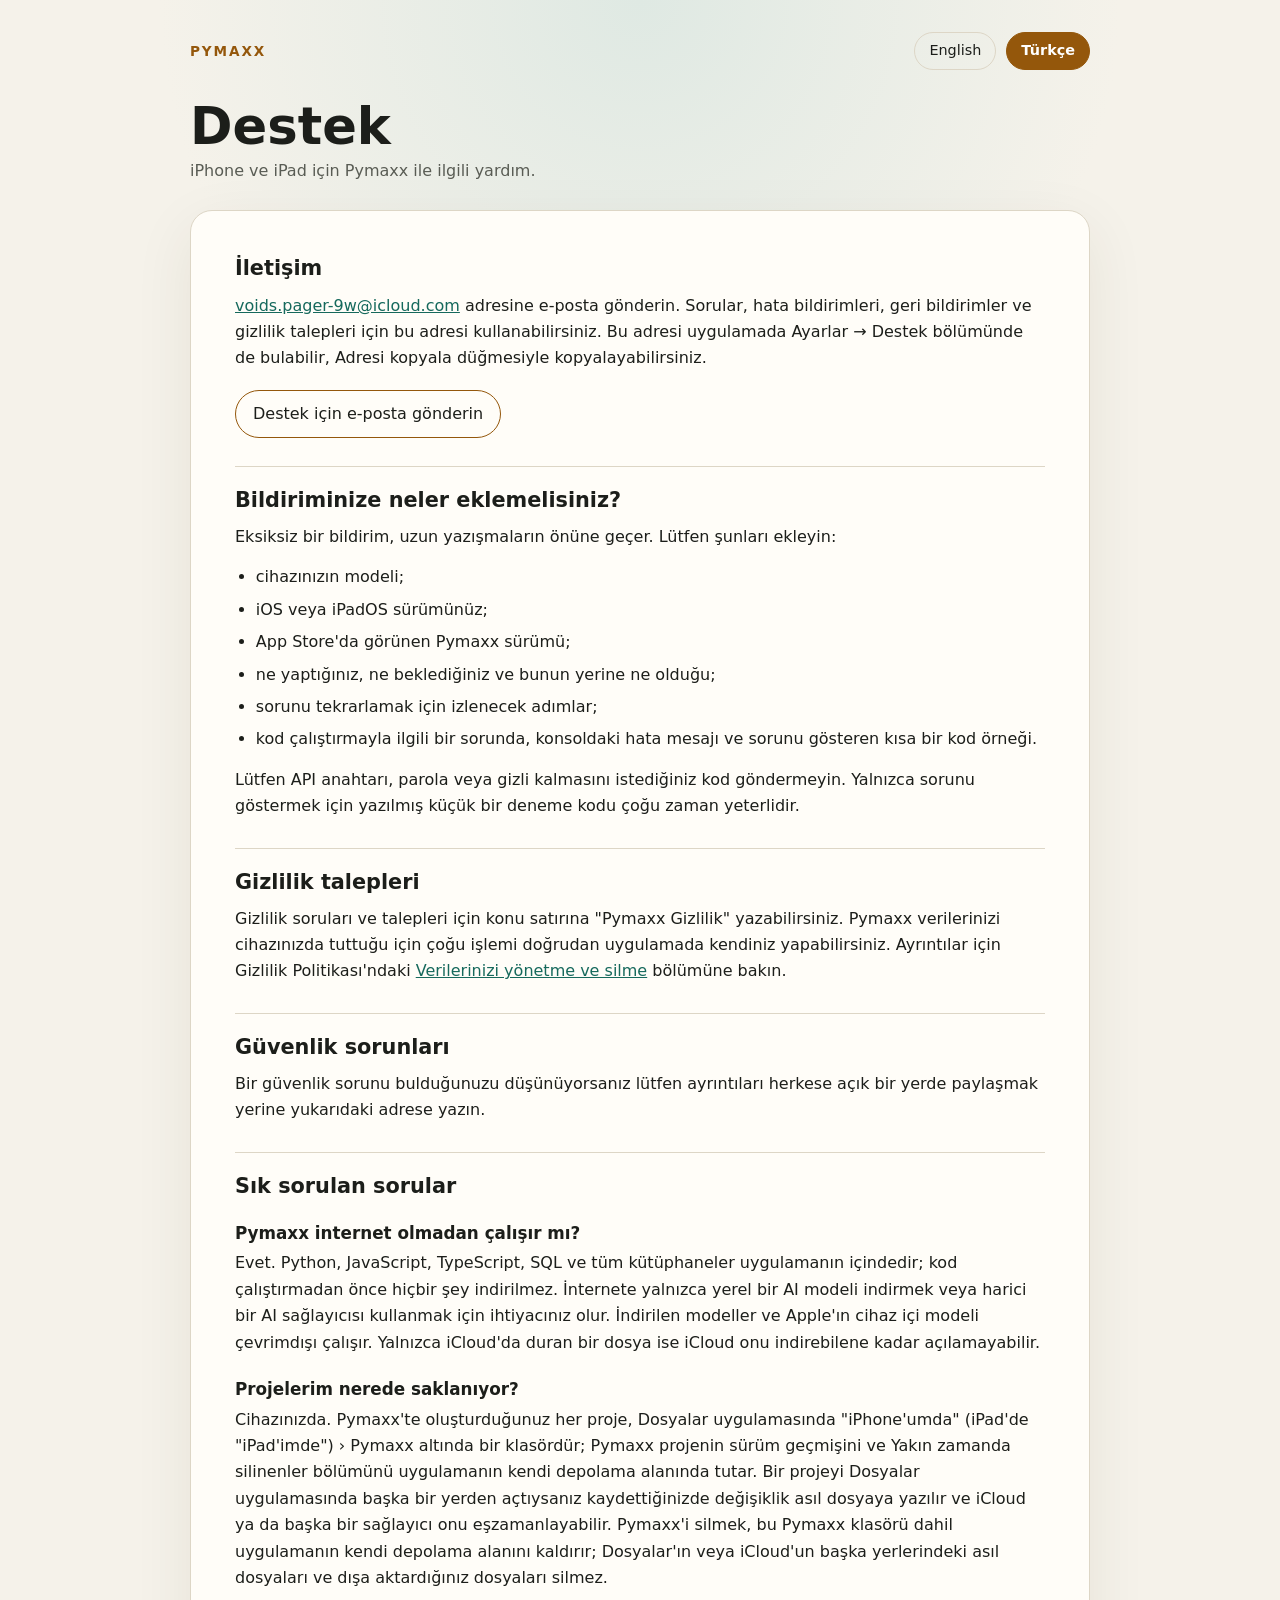
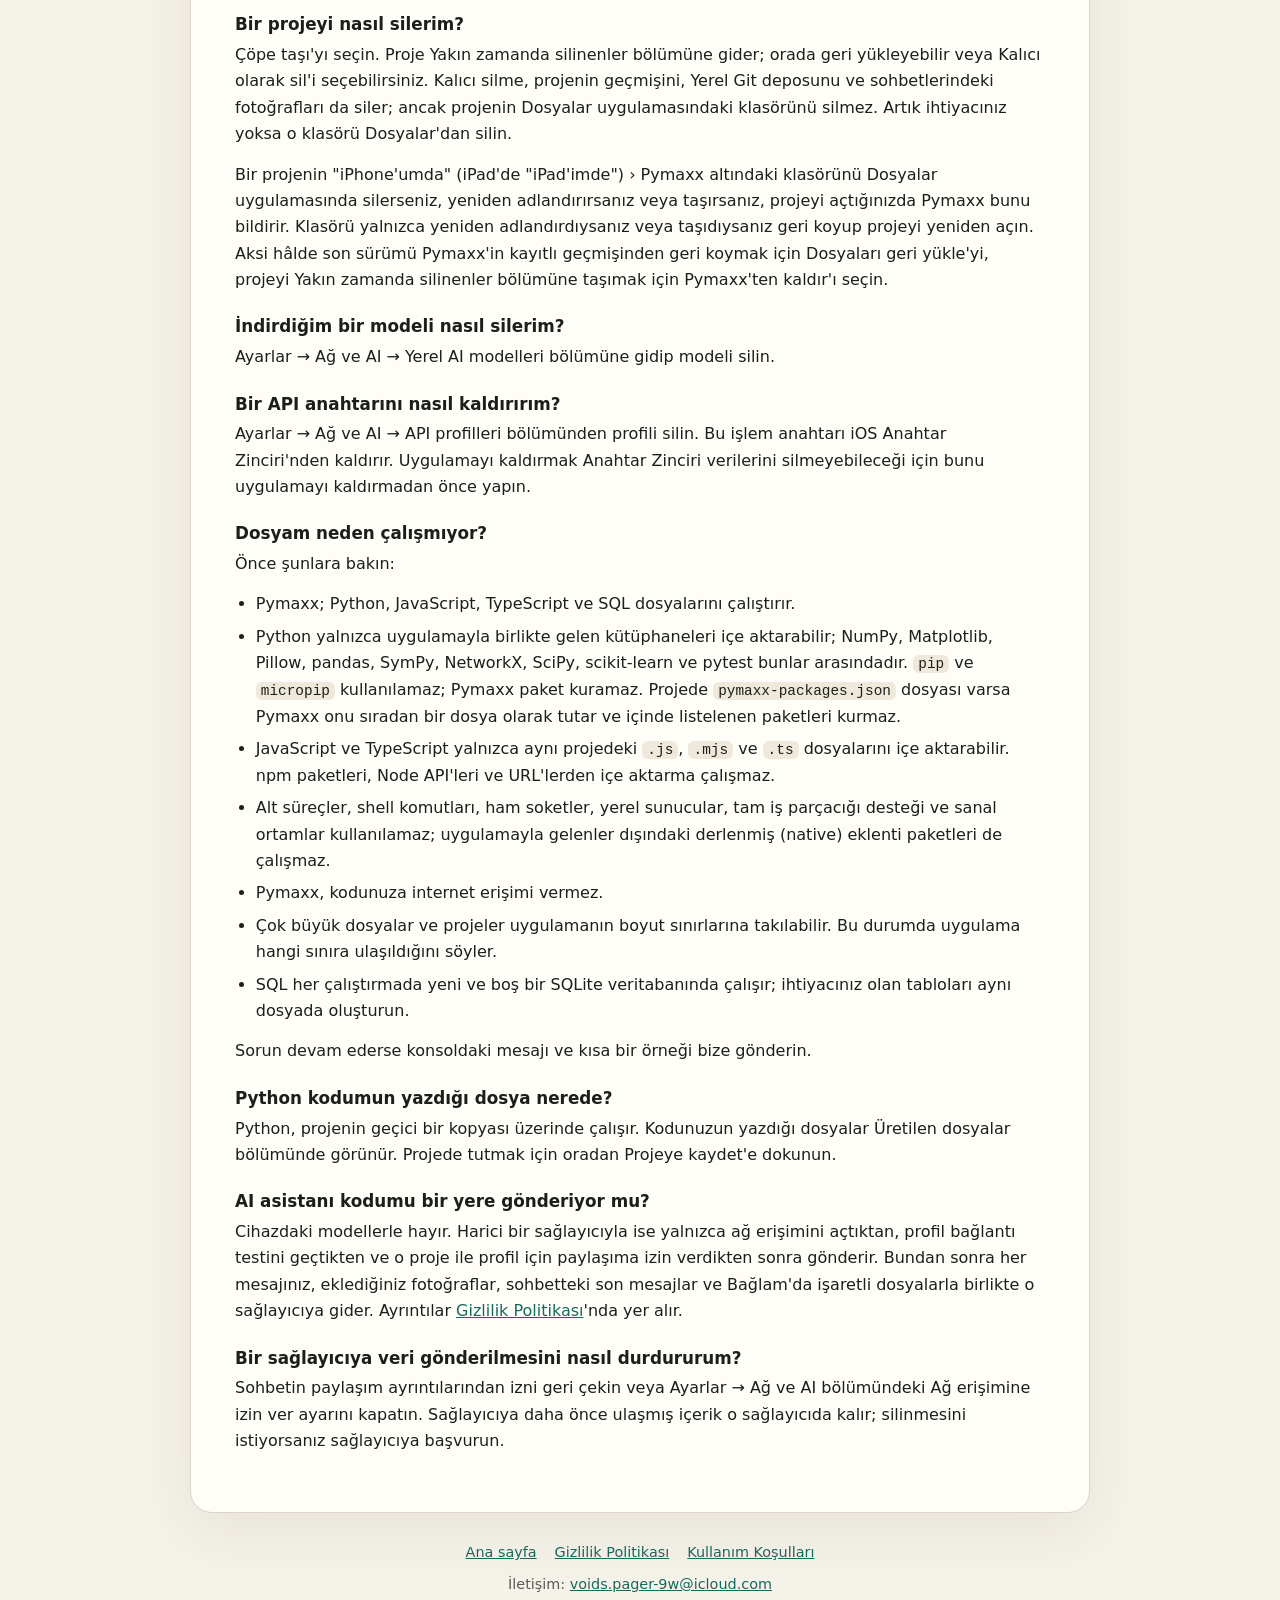
<file: tr/support.html>
<!doctype html>
<html lang="tr">
<head>
  <meta charset="utf-8">
  <meta name="viewport" content="width=device-width, initial-scale=1">
  <title>Destek - Pymaxx</title>
  <meta name="description" content="iPhone ve iPad için Pymaxx desteği: bize nasıl ulaşacağınız, bildirime neleri eklemeniz gerektiği ve sık sorulan soruların yanıtları.">
  <link rel="canonical" href="https://pwarea.github.io/pymaxx-legal/tr/support.html">
  <link rel="alternate" hreflang="en" href="https://pwarea.github.io/pymaxx-legal/support.html">
  <link rel="alternate" hreflang="tr" href="https://pwarea.github.io/pymaxx-legal/tr/support.html">
  <link rel="stylesheet" href="../legal.css">
</head>
<body>
  <div class="shell">
    <header class="site-header">
      <a class="brand" href="index.html">Pymaxx</a>
      <nav class="languages" aria-label="Dil">
        <a href="../support.html" hreflang="en" lang="en">English</a>
        <a href="support.html" hreflang="tr" lang="tr" aria-current="page">Türkçe</a>
      </nav>
    </header>

    <main>
      <h1>Destek</h1>
      <p class="subtitle">iPhone ve iPad için Pymaxx ile ilgili yardım.</p>

      <article>
        <section id="iletisim">
          <h2>İletişim</h2>
          <p><a href="mailto:voids.pager-9w@icloud.com?subject=Pymaxx%20Destek">voids.pager-9w@icloud.com</a> adresine e-posta gönderin. Sorular, hata bildirimleri, geri bildirimler ve gizlilik talepleri için bu adresi kullanabilirsiniz. Bu adresi uygulamada Ayarlar → Destek bölümünde de bulabilir, Adresi kopyala düğmesiyle kopyalayabilirsiniz.</p>
          <p><a class="support-button" href="mailto:voids.pager-9w@icloud.com?subject=Pymaxx%20Destek&amp;body=Cihaz%20modeli%3A%0D%0AiOS%20veya%20iPadOS%20s%C3%BCr%C3%BCm%C3%BC%3A%0D%0APymaxx%20s%C3%BCr%C3%BCm%C3%BC%3A%0D%0A%0D%0ANe%20oldu%3A%0D%0A%0D%0ASorunu%20tekrarlama%20ad%C4%B1mlar%C4%B1%3A%0D%0A">Destek için e-posta gönderin</a></p>
        </section>

        <section id="bildirim">
          <h2>Bildiriminize neler eklemelisiniz?</h2>
          <p>Eksiksiz bir bildirim, uzun yazışmaların önüne geçer. Lütfen şunları ekleyin:</p>
          <ul>
            <li>cihazınızın modeli;</li>
            <li>iOS veya iPadOS sürümünüz;</li>
            <li>App Store'da görünen Pymaxx sürümü;</li>
            <li>ne yaptığınız, ne beklediğiniz ve bunun yerine ne olduğu;</li>
            <li>sorunu tekrarlamak için izlenecek adımlar;</li>
            <li>kod çalıştırmayla ilgili bir sorunda, konsoldaki hata mesajı ve sorunu gösteren kısa bir kod örneği.</li>
          </ul>
          <p>Lütfen API anahtarı, parola veya gizli kalmasını istediğiniz kod göndermeyin. Yalnızca sorunu göstermek için yazılmış küçük bir deneme kodu çoğu zaman yeterlidir.</p>
        </section>

        <section id="gizlilik">
          <h2>Gizlilik talepleri</h2>
          <p>Gizlilik soruları ve talepleri için konu satırına "Pymaxx Gizlilik" yazabilirsiniz. Pymaxx verilerinizi cihazınızda tuttuğu için çoğu işlemi doğrudan uygulamada kendiniz yapabilirsiniz. Ayrıntılar için Gizlilik Politikası'ndaki <a href="privacy.html#silme">Verilerinizi yönetme ve silme</a> bölümüne bakın.</p>
        </section>

        <section id="guvenlik">
          <h2>Güvenlik sorunları</h2>
          <p>Bir güvenlik sorunu bulduğunuzu düşünüyorsanız lütfen ayrıntıları herkese açık bir yerde paylaşmak yerine yukarıdaki adrese yazın.</p>
        </section>

        <section id="sss">
          <h2>Sık sorulan sorular</h2>

          <h3 id="cevrimdisi">Pymaxx internet olmadan çalışır mı?</h3>
          <p>Evet. Python, JavaScript, TypeScript, SQL ve tüm kütüphaneler uygulamanın içindedir; kod çalıştırmadan önce hiçbir şey indirilmez. İnternete yalnızca yerel bir AI modeli indirmek veya harici bir AI sağlayıcısı kullanmak için ihtiyacınız olur. İndirilen modeller ve Apple'ın cihaz içi modeli çevrimdışı çalışır. Yalnızca iCloud'da duran bir dosya ise iCloud onu indirebilene kadar açılamayabilir.</p>

          <h3 id="depolama">Projelerim nerede saklanıyor?</h3>
          <p>Cihazınızda. Pymaxx'te oluşturduğunuz her proje, Dosyalar uygulamasında "iPhone'umda" (iPad'de "iPad'imde") › Pymaxx altında bir klasördür; Pymaxx projenin sürüm geçmişini ve Yakın zamanda silinenler bölümünü uygulamanın kendi depolama alanında tutar. Bir projeyi Dosyalar uygulamasında başka bir yerden açtıysanız kaydettiğinizde değişiklik asıl dosyaya yazılır ve iCloud ya da başka bir sağlayıcı onu eşzamanlayabilir. Pymaxx'i silmek, bu Pymaxx klasörü dahil uygulamanın kendi depolama alanını kaldırır; Dosyalar'ın veya iCloud'un başka yerlerindeki asıl dosyaları ve dışa aktardığınız dosyaları silmez.</p>

          <h3 id="proje-silme">Bir projeyi nasıl silerim?</h3>
          <p>Çöpe taşı'yı seçin. Proje Yakın zamanda silinenler bölümüne gider; orada geri yükleyebilir veya Kalıcı olarak sil'i seçebilirsiniz. Kalıcı silme, projenin geçmişini, Yerel Git deposunu ve sohbetlerindeki fotoğrafları da siler; ancak projenin Dosyalar uygulamasındaki klasörünü silmez. Artık ihtiyacınız yoksa o klasörü Dosyalar'dan silin.</p>
          <p>Bir projenin "iPhone'umda" (iPad'de "iPad'imde") › Pymaxx altındaki klasörünü Dosyalar uygulamasında silerseniz, yeniden adlandırırsanız veya taşırsanız, projeyi açtığınızda Pymaxx bunu bildirir. Klasörü yalnızca yeniden adlandırdıysanız veya taşıdıysanız geri koyup projeyi yeniden açın. Aksi hâlde son sürümü Pymaxx'in kayıtlı geçmişinden geri koymak için Dosyaları geri yükle'yi, projeyi Yakın zamanda silinenler bölümüne taşımak için Pymaxx'ten kaldır'ı seçin.</p>

          <h3 id="model-silme">İndirdiğim bir modeli nasıl silerim?</h3>
          <p>Ayarlar → Ağ ve AI → Yerel AI modelleri bölümüne gidip modeli silin.</p>

          <h3 id="anahtar-kaldirma">Bir API anahtarını nasıl kaldırırım?</h3>
          <p>Ayarlar → Ağ ve AI → API profilleri bölümünden profili silin. Bu işlem anahtarı iOS Anahtar Zinciri'nden kaldırır. Uygulamayı kaldırmak Anahtar Zinciri verilerini silmeyebileceği için bunu uygulamayı kaldırmadan önce yapın.</p>

          <h3 id="calistirma">Dosyam neden çalışmıyor?</h3>
          <p>Önce şunlara bakın:</p>
          <ul>
            <li>Pymaxx; Python, JavaScript, TypeScript ve SQL dosyalarını çalıştırır.</li>
            <li>Python yalnızca uygulamayla birlikte gelen kütüphaneleri içe aktarabilir; NumPy, Matplotlib, Pillow, pandas, SymPy, NetworkX, SciPy, scikit-learn ve pytest bunlar arasındadır. <code>pip</code> ve <code>micropip</code> kullanılamaz; Pymaxx paket kuramaz. Projede <code>pymaxx-packages.json</code> dosyası varsa Pymaxx onu sıradan bir dosya olarak tutar ve içinde listelenen paketleri kurmaz.</li>
            <li>JavaScript ve TypeScript yalnızca aynı projedeki <code>.js</code>, <code>.mjs</code> ve <code>.ts</code> dosyalarını içe aktarabilir. npm paketleri, Node API'leri ve URL'lerden içe aktarma çalışmaz.</li>
            <li>Alt süreçler, shell komutları, ham soketler, yerel sunucular, tam iş parçacığı desteği ve sanal ortamlar kullanılamaz; uygulamayla gelenler dışındaki derlenmiş (native) eklenti paketleri de çalışmaz.</li>
            <li>Pymaxx, kodunuza internet erişimi vermez.</li>
            <li>Çok büyük dosyalar ve projeler uygulamanın boyut sınırlarına takılabilir. Bu durumda uygulama hangi sınıra ulaşıldığını söyler.</li>
            <li>SQL her çalıştırmada yeni ve boş bir SQLite veritabanında çalışır; ihtiyacınız olan tabloları aynı dosyada oluşturun.</li>
          </ul>
          <p>Sorun devam ederse konsoldaki mesajı ve kısa bir örneği bize gönderin.</p>

          <h3 id="uretilen-dosyalar">Python kodumun yazdığı dosya nerede?</h3>
          <p>Python, projenin geçici bir kopyası üzerinde çalışır. Kodunuzun yazdığı dosyalar Üretilen dosyalar bölümünde görünür. Projede tutmak için oradan Projeye kaydet'e dokunun.</p>

          <h3 id="ai-gonderim">AI asistanı kodumu bir yere gönderiyor mu?</h3>
          <p>Cihazdaki modellerle hayır. Harici bir sağlayıcıyla ise yalnızca ağ erişimini açtıktan, profil bağlantı testini geçtikten ve o proje ile profil için paylaşıma izin verdikten sonra gönderir. Bundan sonra her mesajınız, eklediğiniz fotoğraflar, sohbetteki son mesajlar ve Bağlam'da işaretli dosyalarla birlikte o sağlayıcıya gider. Ayrıntılar <a href="privacy.html#cihazdan-cikanlar">Gizlilik Politikası</a>'nda yer alır.</p>

          <h3 id="paylasimi-durdurma">Bir sağlayıcıya veri gönderilmesini nasıl durdururum?</h3>
          <p>Sohbetin paylaşım ayrıntılarından izni geri çekin veya Ayarlar → Ağ ve AI bölümündeki Ağ erişimine izin ver ayarını kapatın. Sağlayıcıya daha önce ulaşmış içerik o sağlayıcıda kalır; silinmesini istiyorsanız sağlayıcıya başvurun.</p>
        </section>
      </article>
    </main>

    <footer>
      <nav aria-label="Belgeler">
        <a href="index.html">Ana sayfa</a>
        <a href="privacy.html">Gizlilik Politikası</a>
        <a href="terms.html">Kullanım Koşulları</a>
      </nav>
      <p>İletişim: <a href="mailto:voids.pager-9w@icloud.com">voids.pager-9w@icloud.com</a></p>
    </footer>
  </div>
</body>
</html>
</file>
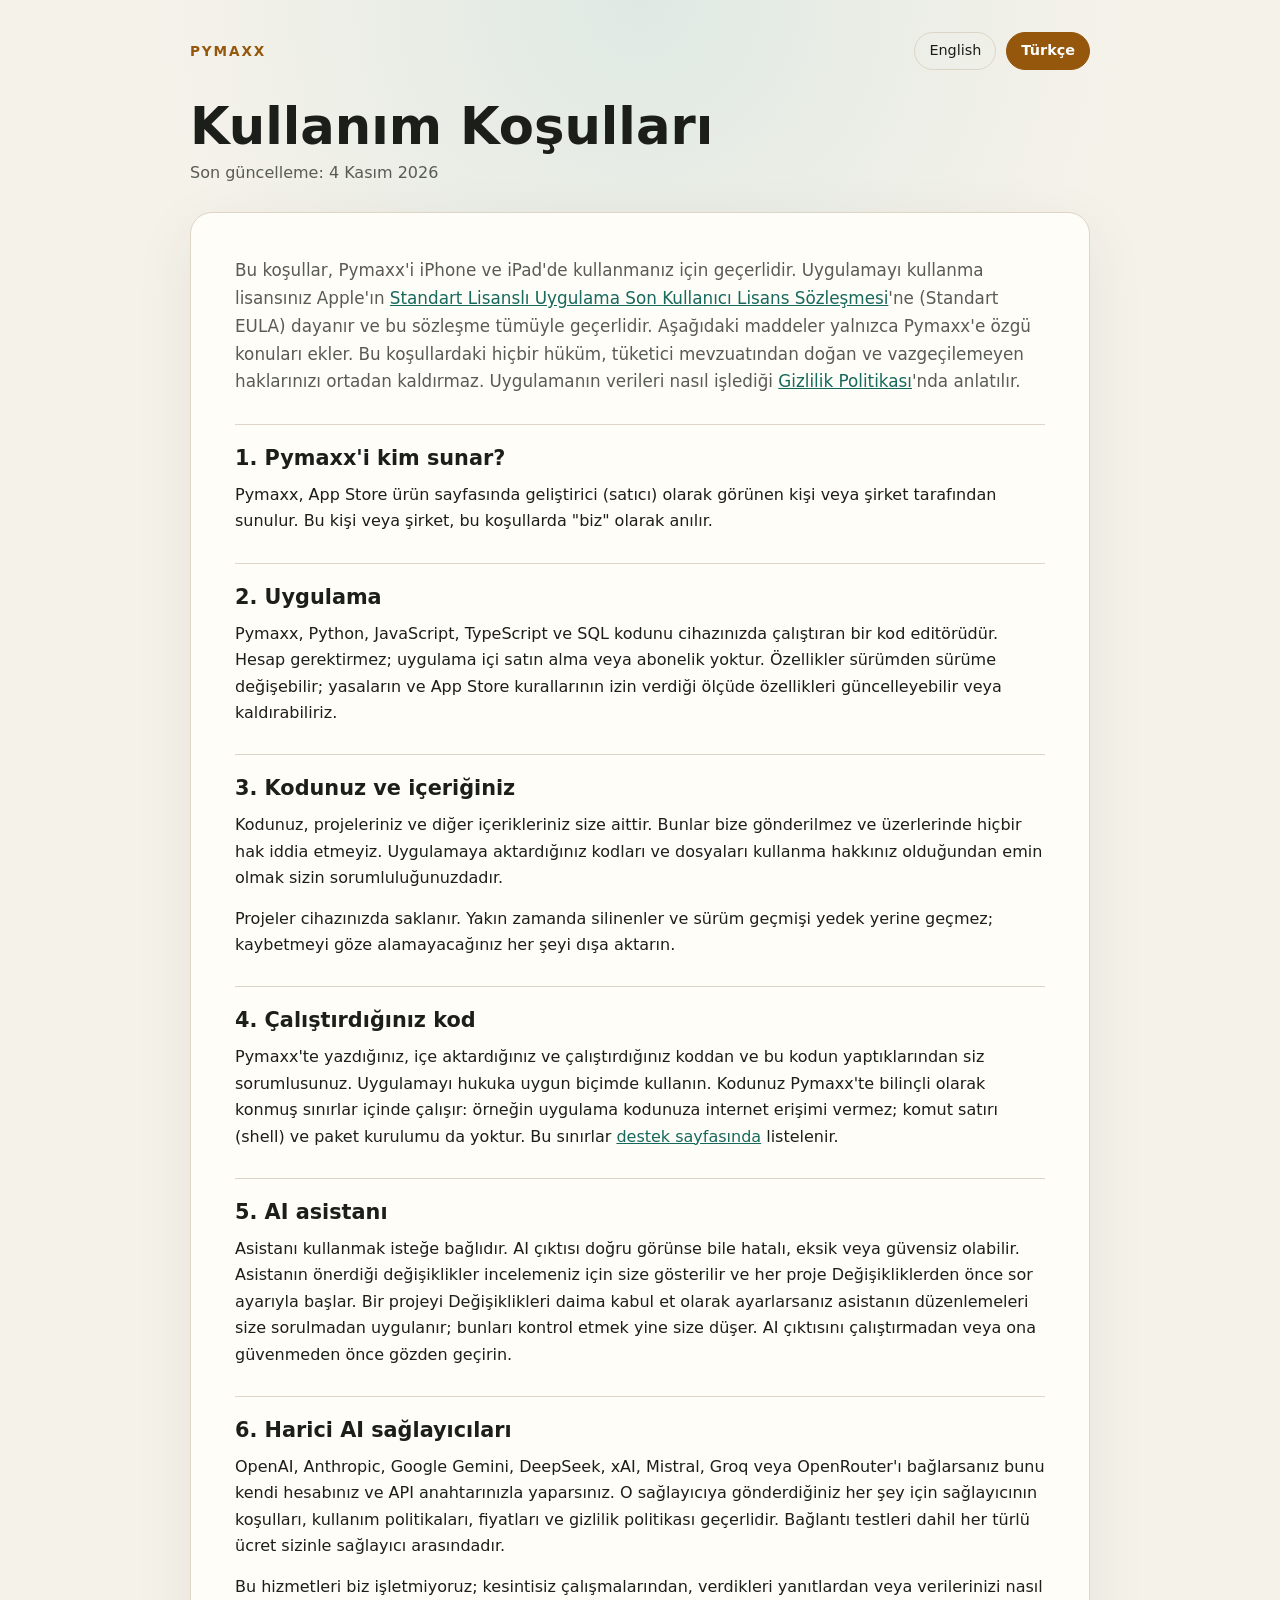
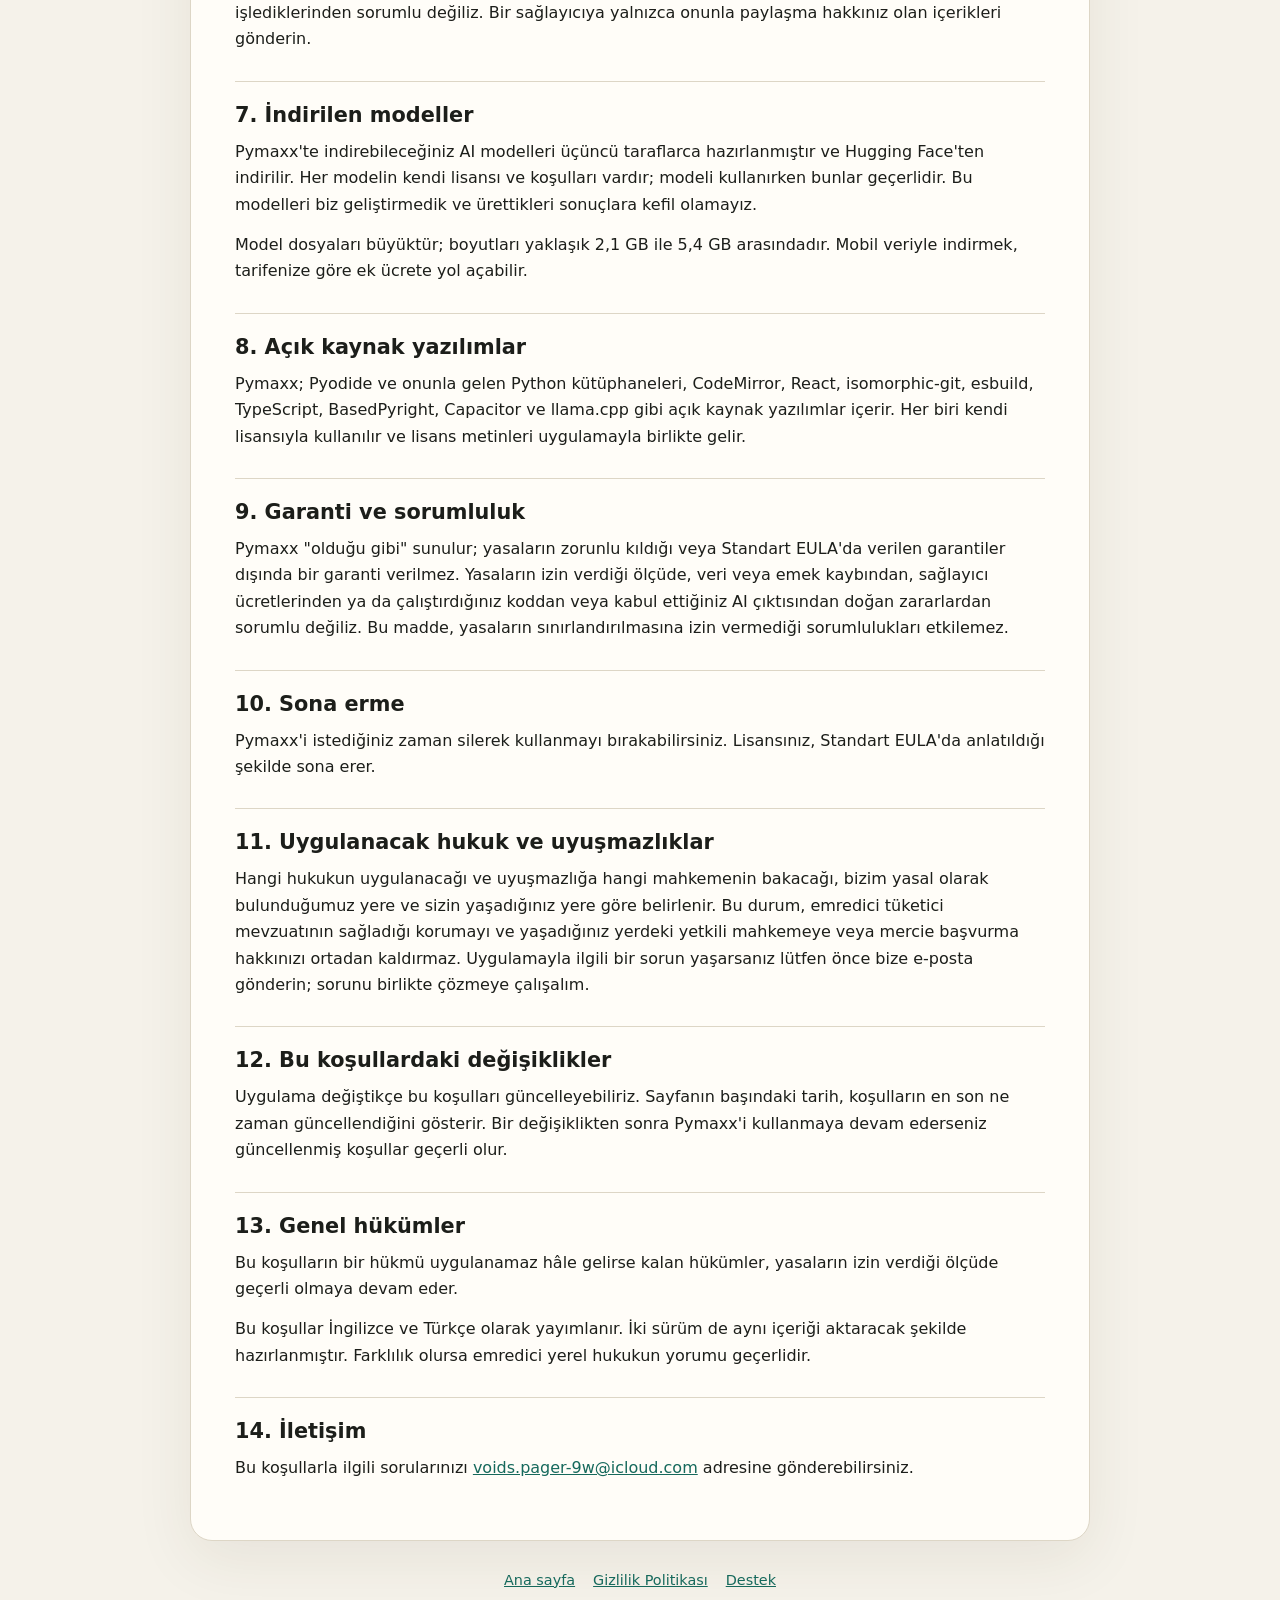
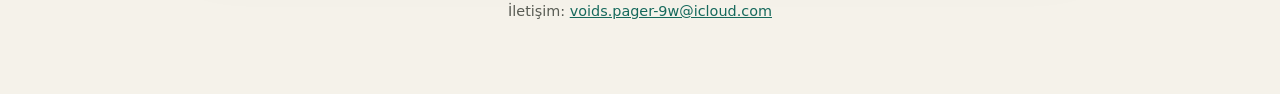
<file: tr/terms.html>
<!doctype html>
<html lang="tr">
<head>
  <meta charset="utf-8">
  <meta name="viewport" content="width=device-width, initial-scale=1">
  <title>Kullanım Koşulları - Pymaxx</title>
  <meta name="description" content="Pymaxx'i iPhone ve iPad'de kullanma koşulları: Apple'ın Standart EULA'sı, kodunuz ve içeriğiniz, AI asistanı, harici AI sağlayıcıları ve indirilen modeller.">
  <link rel="canonical" href="https://pwarea.github.io/pymaxx-legal/tr/terms.html">
  <link rel="alternate" hreflang="en" href="https://pwarea.github.io/pymaxx-legal/terms.html">
  <link rel="alternate" hreflang="tr" href="https://pwarea.github.io/pymaxx-legal/tr/terms.html">
  <link rel="stylesheet" href="../legal.css">
</head>
<body>
  <div class="shell">
    <header class="site-header">
      <a class="brand" href="index.html">Pymaxx</a>
      <nav class="languages" aria-label="Dil">
        <a href="../terms.html" hreflang="en" lang="en">English</a>
        <a href="terms.html" hreflang="tr" lang="tr" aria-current="page">Türkçe</a>
      </nav>
    </header>

    <main>
      <h1>Kullanım Koşulları</h1>
      <p class="updated">Son güncelleme: <time datetime="2026-11-04">4 Kasım 2026</time></p>

      <article>
        <div class="intro">
          <p>Bu koşullar, Pymaxx'i iPhone ve iPad'de kullanmanız için geçerlidir. Uygulamayı kullanma lisansınız Apple'ın <a href="https://www.apple.com/legal/internet-services/itunes/dev/stdeula/">Standart Lisanslı Uygulama Son Kullanıcı Lisans Sözleşmesi</a>'ne (Standart EULA) dayanır ve bu sözleşme tümüyle geçerlidir. Aşağıdaki maddeler yalnızca Pymaxx'e özgü konuları ekler. Bu koşullardaki hiçbir hüküm, tüketici mevzuatından doğan ve vazgeçilemeyen haklarınızı ortadan kaldırmaz. Uygulamanın verileri nasıl işlediği <a href="privacy.html">Gizlilik Politikası</a>'nda anlatılır.</p>
        </div>

        <section id="saglayici">
          <h2>1. Pymaxx'i kim sunar?</h2>
          <p>Pymaxx, App Store ürün sayfasında geliştirici (satıcı) olarak görünen kişi veya şirket tarafından sunulur. Bu kişi veya şirket, bu koşullarda "biz" olarak anılır.</p>
        </section>

        <section id="uygulama">
          <h2>2. Uygulama</h2>
          <p>Pymaxx, Python, JavaScript, TypeScript ve SQL kodunu cihazınızda çalıştıran bir kod editörüdür. Hesap gerektirmez; uygulama içi satın alma veya abonelik yoktur. Özellikler sürümden sürüme değişebilir; yasaların ve App Store kurallarının izin verdiği ölçüde özellikleri güncelleyebilir veya kaldırabiliriz.</p>
        </section>

        <section id="icerik">
          <h2>3. Kodunuz ve içeriğiniz</h2>
          <p>Kodunuz, projeleriniz ve diğer içerikleriniz size aittir. Bunlar bize gönderilmez ve üzerlerinde hiçbir hak iddia etmeyiz. Uygulamaya aktardığınız kodları ve dosyaları kullanma hakkınız olduğundan emin olmak sizin sorumluluğunuzdadır.</p>
          <p>Projeler cihazınızda saklanır. Yakın zamanda silinenler ve sürüm geçmişi yedek yerine geçmez; kaybetmeyi göze alamayacağınız her şeyi dışa aktarın.</p>
        </section>

        <section id="kod">
          <h2>4. Çalıştırdığınız kod</h2>
          <p>Pymaxx'te yazdığınız, içe aktardığınız ve çalıştırdığınız koddan ve bu kodun yaptıklarından siz sorumlusunuz. Uygulamayı hukuka uygun biçimde kullanın. Kodunuz Pymaxx'te bilinçli olarak konmuş sınırlar içinde çalışır: örneğin uygulama kodunuza internet erişimi vermez; komut satırı (shell) ve paket kurulumu da yoktur. Bu sınırlar <a href="support.html#calistirma">destek sayfasında</a> listelenir.</p>
        </section>

        <section id="asistan">
          <h2>5. AI asistanı</h2>
          <p>Asistanı kullanmak isteğe bağlıdır. AI çıktısı doğru görünse bile hatalı, eksik veya güvensiz olabilir. Asistanın önerdiği değişiklikler incelemeniz için size gösterilir ve her proje Değişikliklerden önce sor ayarıyla başlar. Bir projeyi Değişiklikleri daima kabul et olarak ayarlarsanız asistanın düzenlemeleri size sorulmadan uygulanır; bunları kontrol etmek yine size düşer. AI çıktısını çalıştırmadan veya ona güvenmeden önce gözden geçirin.</p>
        </section>

        <section id="saglayicilar">
          <h2>6. Harici AI sağlayıcıları</h2>
          <p>OpenAI, Anthropic, Google Gemini, DeepSeek, xAI, Mistral, Groq veya OpenRouter'ı bağlarsanız bunu kendi hesabınız ve API anahtarınızla yaparsınız. O sağlayıcıya gönderdiğiniz her şey için sağlayıcının koşulları, kullanım politikaları, fiyatları ve gizlilik politikası geçerlidir. Bağlantı testleri dahil her türlü ücret sizinle sağlayıcı arasındadır.</p>
          <p>Bu hizmetleri biz işletmiyoruz; kesintisiz çalışmalarından, verdikleri yanıtlardan veya verilerinizi nasıl işlediklerinden sorumlu değiliz. Bir sağlayıcıya yalnızca onunla paylaşma hakkınız olan içerikleri gönderin.</p>
        </section>

        <section id="modeller">
          <h2>7. İndirilen modeller</h2>
          <p>Pymaxx'te indirebileceğiniz AI modelleri üçüncü taraflarca hazırlanmıştır ve Hugging Face'ten indirilir. Her modelin kendi lisansı ve koşulları vardır; modeli kullanırken bunlar geçerlidir. Bu modelleri biz geliştirmedik ve ürettikleri sonuçlara kefil olamayız.</p>
          <p>Model dosyaları büyüktür; boyutları yaklaşık 2,1 GB ile 5,4 GB arasındadır. Mobil veriyle indirmek, tarifenize göre ek ücrete yol açabilir.</p>
        </section>

        <section id="acik-kaynak">
          <h2>8. Açık kaynak yazılımlar</h2>
          <p>Pymaxx; Pyodide ve onunla gelen Python kütüphaneleri, CodeMirror, React, isomorphic-git, esbuild, TypeScript, BasedPyright, Capacitor ve llama.cpp gibi açık kaynak yazılımlar içerir. Her biri kendi lisansıyla kullanılır ve lisans metinleri uygulamayla birlikte gelir.</p>
        </section>

        <section id="garanti">
          <h2>9. Garanti ve sorumluluk</h2>
          <p>Pymaxx "olduğu gibi" sunulur; yasaların zorunlu kıldığı veya Standart EULA'da verilen garantiler dışında bir garanti verilmez. Yasaların izin verdiği ölçüde, veri veya emek kaybından, sağlayıcı ücretlerinden ya da çalıştırdığınız koddan veya kabul ettiğiniz AI çıktısından doğan zararlardan sorumlu değiliz. Bu madde, yasaların sınırlandırılmasına izin vermediği sorumlulukları etkilemez.</p>
        </section>

        <section id="sona-erme">
          <h2>10. Sona erme</h2>
          <p>Pymaxx'i istediğiniz zaman silerek kullanmayı bırakabilirsiniz. Lisansınız, Standart EULA'da anlatıldığı şekilde sona erer.</p>
        </section>

        <section id="hukuk">
          <h2>11. Uygulanacak hukuk ve uyuşmazlıklar</h2>
          <p>Hangi hukukun uygulanacağı ve uyuşmazlığa hangi mahkemenin bakacağı, bizim yasal olarak bulunduğumuz yere ve sizin yaşadığınız yere göre belirlenir. Bu durum, emredici tüketici mevzuatının sağladığı korumayı ve yaşadığınız yerdeki yetkili mahkemeye veya mercie başvurma hakkınızı ortadan kaldırmaz. Uygulamayla ilgili bir sorun yaşarsanız lütfen önce bize e-posta gönderin; sorunu birlikte çözmeye çalışalım.</p>
        </section>

        <section id="degisiklikler">
          <h2>12. Bu koşullardaki değişiklikler</h2>
          <p>Uygulama değiştikçe bu koşulları güncelleyebiliriz. Sayfanın başındaki tarih, koşulların en son ne zaman güncellendiğini gösterir. Bir değişiklikten sonra Pymaxx'i kullanmaya devam ederseniz güncellenmiş koşullar geçerli olur.</p>
        </section>

        <section id="genel">
          <h2>13. Genel hükümler</h2>
          <p>Bu koşulların bir hükmü uygulanamaz hâle gelirse kalan hükümler, yasaların izin verdiği ölçüde geçerli olmaya devam eder.</p>
          <p>Bu koşullar İngilizce ve Türkçe olarak yayımlanır. İki sürüm de aynı içeriği aktaracak şekilde hazırlanmıştır. Farklılık olursa emredici yerel hukukun yorumu geçerlidir.</p>
        </section>

        <section id="iletisim">
          <h2>14. İletişim</h2>
          <p>Bu koşullarla ilgili sorularınızı <a href="mailto:voids.pager-9w@icloud.com?subject=Pymaxx%20Kullan%C4%B1m%20Ko%C5%9Fullar%C4%B1">voids.pager-9w@icloud.com</a> adresine gönderebilirsiniz.</p>
        </section>
      </article>
    </main>

    <footer>
      <nav aria-label="Belgeler">
        <a href="index.html">Ana sayfa</a>
        <a href="privacy.html">Gizlilik Politikası</a>
        <a href="support.html">Destek</a>
      </nav>
      <p>İletişim: <a href="mailto:voids.pager-9w@icloud.com">voids.pager-9w@icloud.com</a></p>
    </footer>
  </div>
</body>
</html>
</file>
<file: legal.css>
:root {
  color-scheme: light;
  --background: #f5f2ea;
  --glow: #dfe9e3;
  --panel: #fffdf8;
  --text: #1c1e1a;
  --muted: #595c54;
  --gold: #94570b;
  --teal: #16695c;
  --line: #ddd6c6;
  --code: #efe9dc;
  --on-gold: #ffffff;
  --shadow: 0 18px 60px #3a2f1414;
}

@media (prefers-color-scheme: dark) {
  :root {
    color-scheme: dark;
    --background: #171916;
    --glow: #25342f;
    --panel: #20231f;
    --text: #f7f0dc;
    --muted: #c8c1ad;
    --gold: #eba940;
    --teal: #54c7b4;
    --line: #343832;
    --code: #2b2f29;
    --on-gold: #171916;
    --shadow: 0 24px 80px #0005;
  }
}

* { box-sizing: border-box; }

html { -webkit-text-size-adjust: 100%; text-size-adjust: 100%; }

body {
  margin: 0;
  background-color: var(--background);
  background-image: radial-gradient(circle at top, var(--glow) 0, var(--background) 30rem);
  background-repeat: no-repeat;
  color: var(--text);
  font: 16px/1.65 system-ui, -apple-system, BlinkMacSystemFont, "Segoe UI", sans-serif;
  overflow-wrap: break-word;
}

a { color: var(--teal); }

a:focus-visible {
  outline: 2px solid var(--gold);
  outline-offset: 2px;
  border-radius: 4px;
}

.shell {
  width: min(900px, calc(100% - 32px));
  margin: 0 auto;
  padding: 32px 0 56px;
}

.site-header {
  display: flex;
  flex-wrap: wrap;
  align-items: center;
  justify-content: space-between;
  gap: 12px;
}

.brand {
  color: var(--gold);
  font-size: .85rem;
  font-weight: 800;
  letter-spacing: .14em;
  text-transform: uppercase;
  text-decoration: none;
}

h1 {
  margin: 28px 0 4px;
  font-size: clamp(2rem, 7vw, 3.2rem);
  line-height: 1.1;
}

.subtitle,
.updated,
footer { color: var(--muted); }

.updated { margin: 6px 0 0; }

.languages,
.document-links {
  display: flex;
  flex-wrap: wrap;
  gap: 10px;
}

.languages a,
.document-links a {
  border: 1px solid var(--line);
  border-radius: 999px;
  color: var(--text);
  padding: 6px 14px;
  text-decoration: none;
}

.languages a { font-size: .9rem; }

.document-links { margin-top: 18px; }
.document-links a { padding: 8px 15px; }

.languages a[aria-current="page"],
.languages a:hover,
.document-links a:hover,
.support-button:hover {
  background: var(--gold);
  border-color: var(--gold);
  color: var(--on-gold);
}

.languages a[aria-current="page"] { font-weight: 700; }

.support-button {
  display: inline-block;
  margin-top: 4px;
  border: 1px solid var(--gold);
  border-radius: 999px;
  color: var(--text);
  padding: 10px 17px;
  text-decoration: none;
}

article,
.home-card {
  margin-top: 26px;
  background: var(--panel);
  border: 1px solid var(--line);
  border-radius: 22px;
  padding: clamp(20px, 5vw, 44px);
  box-shadow: var(--shadow);
}

.intro { color: var(--muted); font-size: 1.05rem; }
.intro p:last-child { margin-bottom: 0; }

section {
  border-top: 1px solid var(--line);
  margin-top: 28px;
  padding-top: 20px;
}

article > section:first-child {
  border-top: 0;
  margin-top: 0;
  padding-top: 0;
}

h2 { margin: 0 0 10px; font-size: 1.3rem; line-height: 1.3; }
h3 { margin: 22px 0 6px; font-size: 1.05rem; line-height: 1.35; }
p { margin: 0 0 14px; }
ul { margin: 0 0 14px; padding-left: 1.3em; }
li + li { margin-top: 6px; }

code {
  font-family: ui-monospace, SFMono-Regular, Menlo, Consolas, monospace;
  font-size: .9em;
  background: var(--code);
  border-radius: 6px;
  padding: .08em .35em;
  overflow-wrap: anywhere;
}

footer {
  margin-top: 28px;
  text-align: center;
  font-size: .9rem;
}

footer nav {
  display: flex;
  flex-wrap: wrap;
  justify-content: center;
  gap: 6px 18px;
  margin-bottom: 8px;
}

@media (max-width: 520px) {
  .shell { padding-top: 20px; }
  h1 { margin-top: 22px; }
  article, .home-card { border-radius: 16px; }
}
</file>
